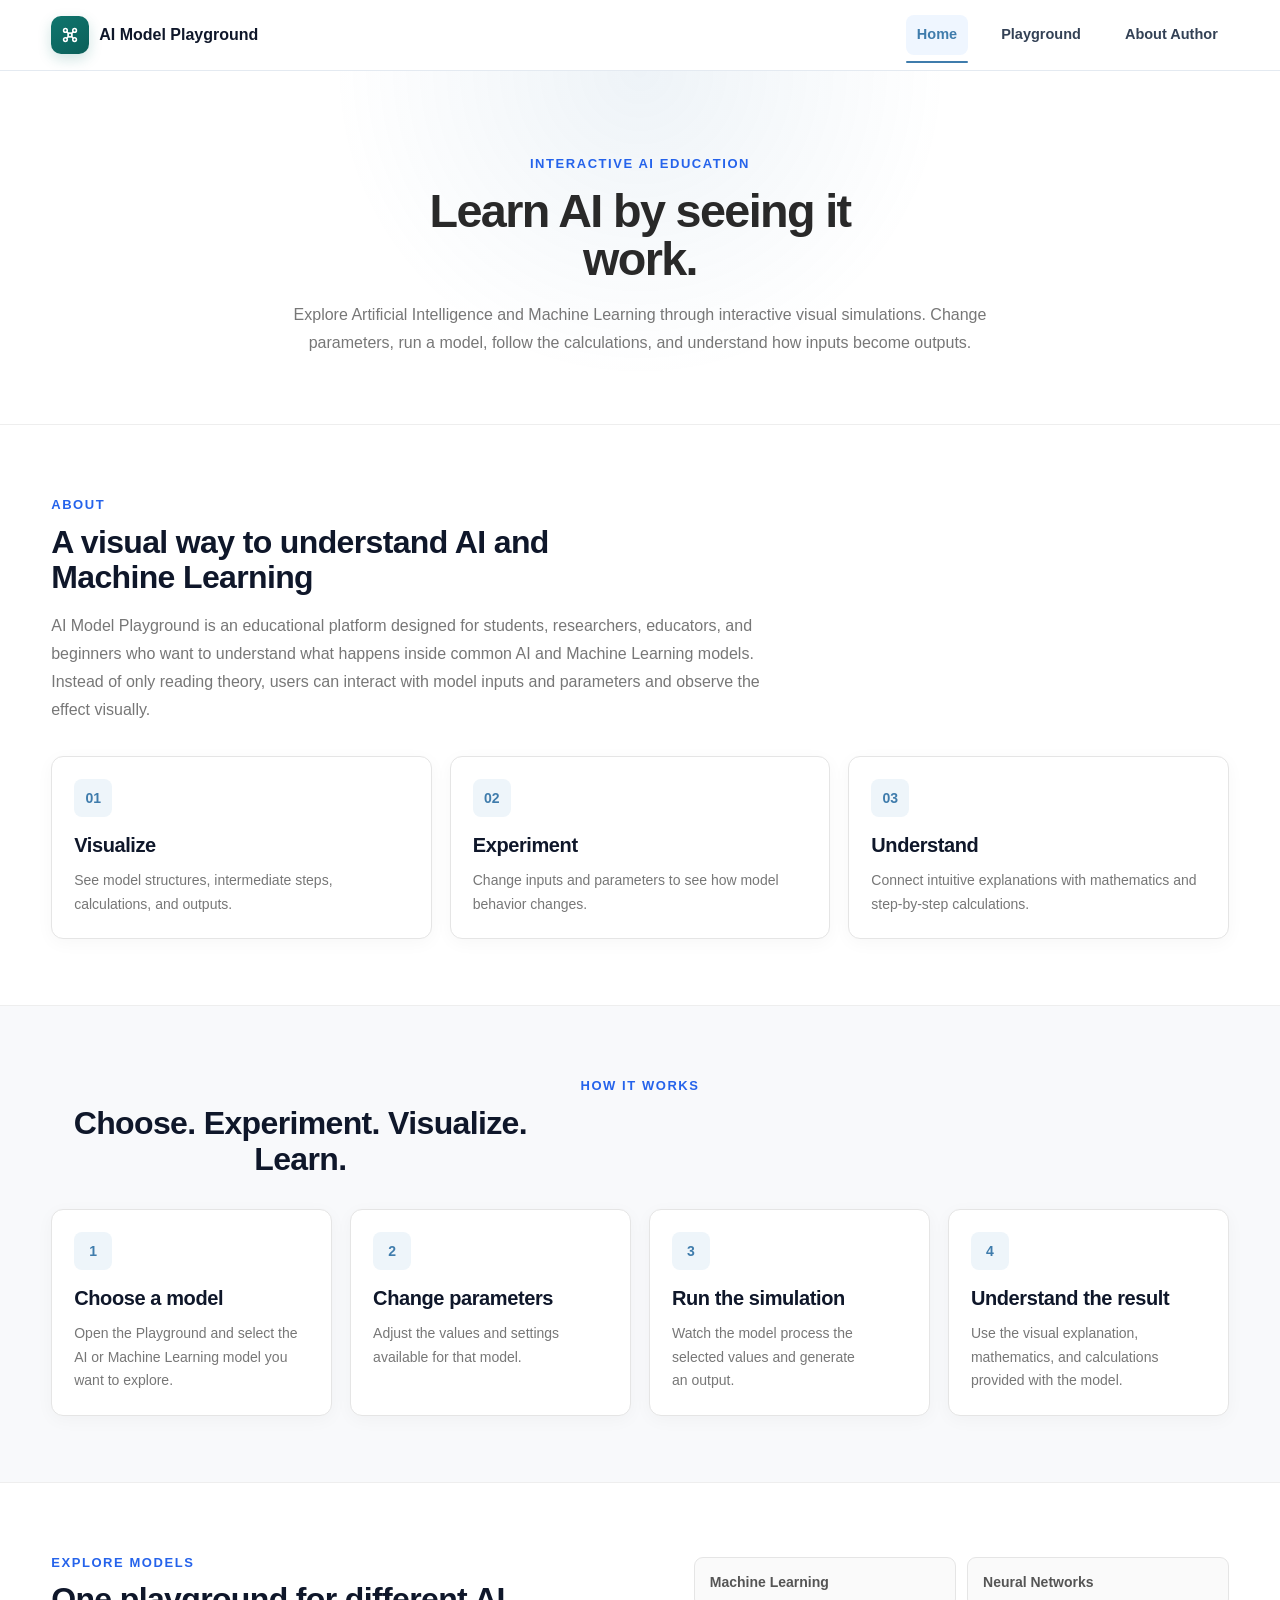
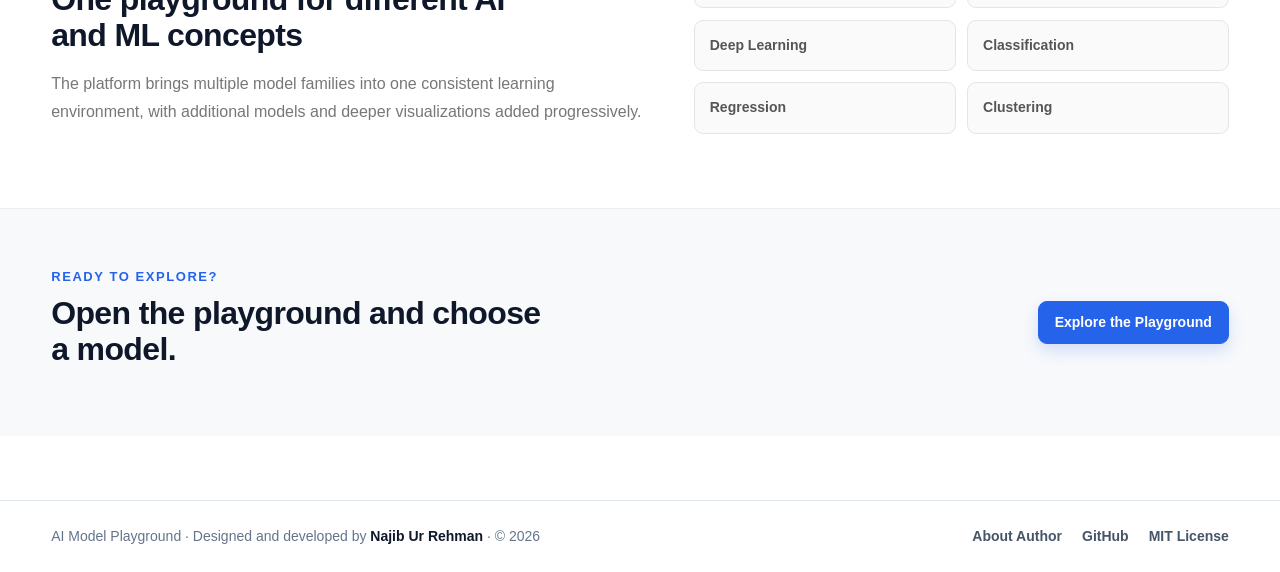
<file: index.html>
<!DOCTYPE html>
<html lang="en">
<head>
  <meta charset="UTF-8">
  <meta name="viewport" content="width=device-width, initial-scale=1">
  <meta name="description" content="AI Model Playground — interactive visual simulations for learning artificial intelligence and machine learning.">
  <title>AI Model Playground</title>
  <link rel="stylesheet" href="style.css">
  <link rel="stylesheet" href="page-split.css">
</head>

<body class="home-page">

<header class="site-header">
  <div class="wrap header">
    <a href="index.html" class="brand" aria-label="AI Model Playground home">
      <span class="brand-icon brand-icon-svg" aria-hidden="true">
        <svg viewBox="0 0 24 24" role="img">
          <circle cx="7" cy="7" r="2"></circle>
          <circle cx="17" cy="7" r="2"></circle>
          <circle cx="7" cy="17" r="2"></circle>
          <circle cx="17" cy="17" r="2"></circle>
          <circle cx="12" cy="12" r="2.2"></circle>
          <path d="M8.7 8.7 10.5 10.5M15.3 8.7 13.5 10.5M8.7 15.3 10.5 13.5M15.3 15.3 13.5 13.5"></path>
        </svg>
      </span>
      <span>AI Model Playground</span>
    </a>

    <nav class="main-nav" aria-label="Main navigation">

      <a
        href="index.html"
        class="active"
        aria-current="page">
        Home
      </a>

      <a href="playground.html">
        Playground
      </a>

      <a href="about.html">
        About Author
      </a>

    </nav>
  </div>
</header>

<main>

  <section class="home-hero">
    <div class="wrap home-hero-inner">
      <span class="label">Interactive AI Education</span>
      <h1>Learn AI by seeing it work.</h1>
      <p>
        Explore Artificial Intelligence and Machine Learning through interactive visual simulations.
        Change parameters, run a model, follow the calculations, and understand how inputs become outputs.
      </p>
  </section>

  <section class="home-section" id="about">
    <div class="wrap home-narrow">
      <span class="label">About</span>
      <h2>A visual way to understand AI and Machine Learning</h2>
      <p>
        AI Model Playground is an educational platform designed for students, researchers,
        educators, and beginners who want to understand what happens inside common AI and
        Machine Learning models. Instead of only reading theory, users can interact with model
        inputs and parameters and observe the effect visually.
      </p>
    </div>

    <div class="wrap home-feature-grid">
      <article class="home-feature-card">
        <span class="home-feature-icon" aria-hidden="true">01</span>
        <h3>Visualize</h3>
        <p>See model structures, intermediate steps, calculations, and outputs.</p>
      </article>

      <article class="home-feature-card">
        <span class="home-feature-icon" aria-hidden="true">02</span>
        <h3>Experiment</h3>
        <p>Change inputs and parameters to see how model behavior changes.</p>
      </article>

      <article class="home-feature-card">
        <span class="home-feature-icon" aria-hidden="true">03</span>
        <h3>Understand</h3>
        <p>Connect intuitive explanations with mathematics and step-by-step calculations.</p>
      </article>
    </div>
  </section>

  <section class="home-section home-soft-section">
    <div class="wrap home-narrow home-center">
      <span class="label">How It Works</span>
      <h2>Choose. Experiment. Visualize. Learn.</h2>
    </div>

    <div class="wrap home-process-grid">
      <article>
        <strong>1</strong>
        <h3>Choose a model</h3>
        <p>Open the Playground and select the AI or Machine Learning model you want to explore.</p>
      </article>

      <article>
        <strong>2</strong>
        <h3>Change parameters</h3>
        <p>Adjust the values and settings available for that model.</p>
      </article>

      <article>
        <strong>3</strong>
        <h3>Run the simulation</h3>
        <p>Watch the model process the selected values and generate an output.</p>
      </article>

      <article>
        <strong>4</strong>
        <h3>Understand the result</h3>
        <p>Use the visual explanation, mathematics, and calculations provided with the model.</p>
      </article>
    </div>
  </section>

  <section class="home-section">
    <div class="wrap home-model-overview">
      <div>
        <span class="label">Explore Models</span>
        <h2>One playground for different AI and ML concepts</h2>
        <p>
          The platform brings multiple model families into one consistent learning environment,
          with additional models and deeper visualizations added progressively.
        </p>
      </div>

      <div class="home-category-list">
        <span>Machine Learning</span>
        <span>Neural Networks</span>
        <span>Deep Learning</span>
        <span>Classification</span>
        <span>Regression</span>
        <span>Clustering</span>
      </div>
    </div>
  </section>

   <section class="home-cta">
    <div class="wrap home-cta-inner">
      <div>
        <span class="label">Ready to Explore?</span>
        <h2>Open the playground and choose a model.</h2>
      </div>
      <a href="playground.html" class="btn primary">Explore the Playground</a>
    </div>
  </section>

</main>

<!-- =====================================================
     FOOTER
===================================================== -->

<footer class="site-footer">

  <div class="wrap footer-content">

    <p>
      AI Model Playground · Designed and developed by
      <strong>Najib Ur Rehman</strong>
      · © 2026
    </p>

    <div class="footer-links">

      <a href="about.html">
        About Author
      </a>

      <a
        href="https://github.com/rehmannajib/ai-model-playground"
        target="_blank"
        rel="noopener noreferrer">
        GitHub
      </a>

      <a
        href="https://github.com/rehmannajib/ai-model-playground/blob/main/LICENSE"
        target="_blank"
        rel="noopener noreferrer">
        MIT License
      </a>

    </div>

  </div>

</footer>

</body>
</html>
</file>
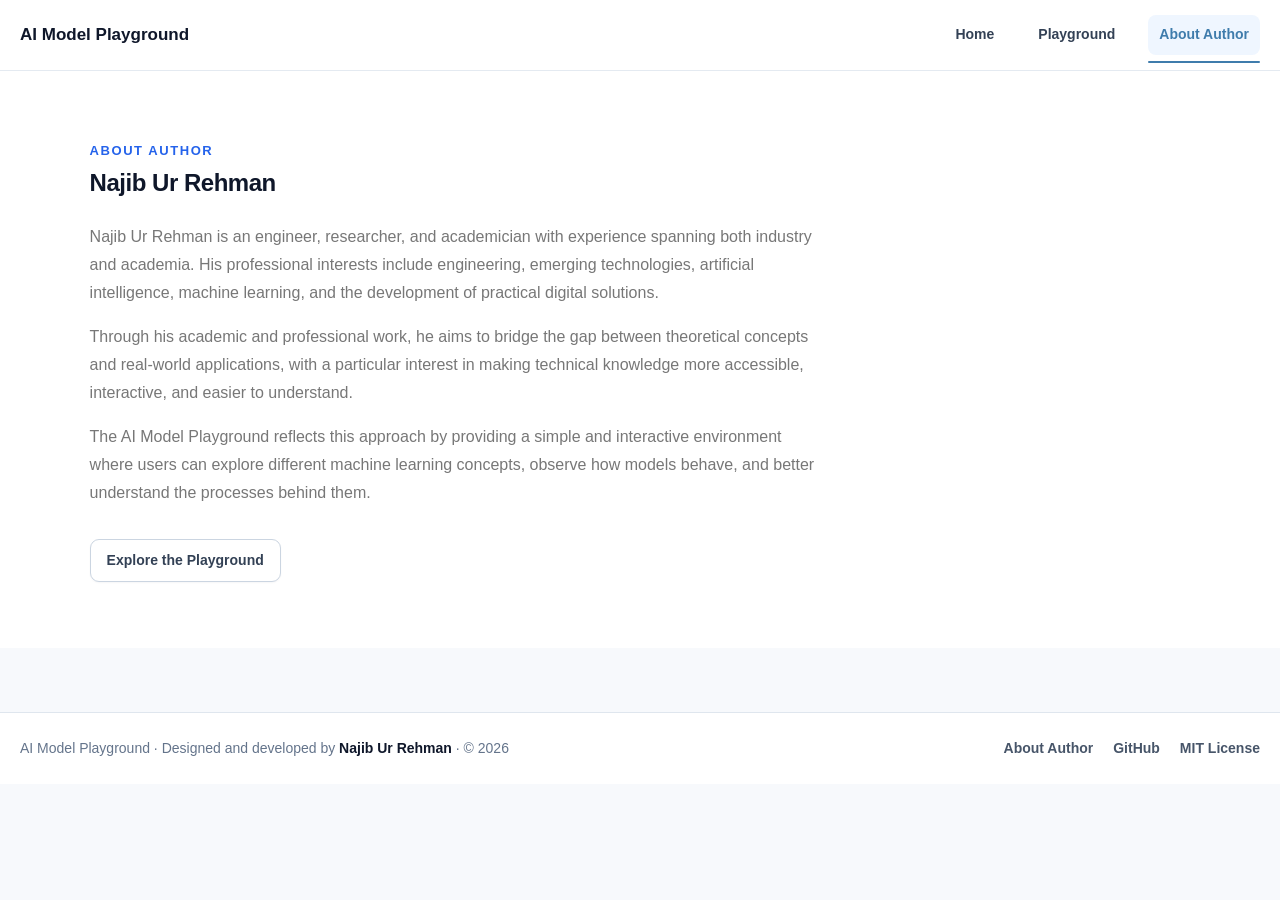
<file: about.html>
<!DOCTYPE html>
<html lang="en">

<head>

  <meta charset="UTF-8">

  <meta
    name="viewport"
    content="width=device-width, initial-scale=1.0">

  <meta
    name="description"
    content="About the author of the AI Model Playground.">

  <title>
    About Author | AI Model Playground
  </title>

  <link
    rel="stylesheet"
    href="style.css">

  <link
    rel="stylesheet"
    href="page-split.css">

</head>


<body>


<!-- =====================================================
     HEADER
===================================================== -->

<header class="site-header">

  <div class="wrap header">

    <a
      class="brand"
      href="index.html"
      aria-label="AI Model Playground home">

      <span>
        AI Model Playground
      </span>

    </a>


    <nav
      class="main-nav"
      aria-label="Main navigation">

      <a href="index.html">
        Home
      </a>

      <a href="playground.html">
        Playground
      </a>

      <a
        href="about.html"
        class="active"
        aria-current="page">
        About Author
      </a>

    </nav>

  </div>

</header>


<!-- =====================================================
     ABOUT AUTHOR
===================================================== -->

<main>

  <section class="home-section">

    <div class="wrap home-narrow">

      <span class="label">
        ABOUT AUTHOR
      </span>


      <h1>
        Najib Ur Rehman
      </h1>


      <p>
        Najib Ur Rehman is an engineer, researcher, and academician
        with experience spanning both industry and academia. His
        professional interests include engineering, emerging
        technologies, artificial intelligence, machine learning,
        and the development of practical digital solutions.
      </p>


      <p>
        Through his academic and professional work, he aims to
        bridge the gap between theoretical concepts and real-world
        applications, with a particular interest in making
        technical knowledge more accessible, interactive, and
        easier to understand.
      </p>


      <p>
        The AI Model Playground reflects this approach by providing
        a simple and interactive environment where users can explore
        different machine learning concepts, observe how models
        behave, and better understand the processes behind them.
      </p>


      <div style="margin-top: 32px;">

        <a
          href="playground.html"
          class="btn btn-primary">
          Explore the Playground
        </a>

      </div>

    </div>

  </section>

</main>

<footer class="site-footer">

  <div class="wrap footer-content">

    <p>
      AI Model Playground · Designed and developed by
      <strong>Najib Ur Rehman</strong>
      · © 2026
    </p>

    <div class="footer-links">

      <a href="about.html">
        About Author
      </a>

      <a
        href="https://github.com/rehmannajib/ai-model-playground"
        target="_blank"
        rel="noopener noreferrer">
        GitHub
      </a>

      <a
        href="https://github.com/rehmannajib/ai-model-playground/blob/main/LICENSE"
        target="_blank"
        rel="noopener noreferrer">
        MIT License
      </a>

    </div>

  </div>

</footer>

</body>

</html>
</file>
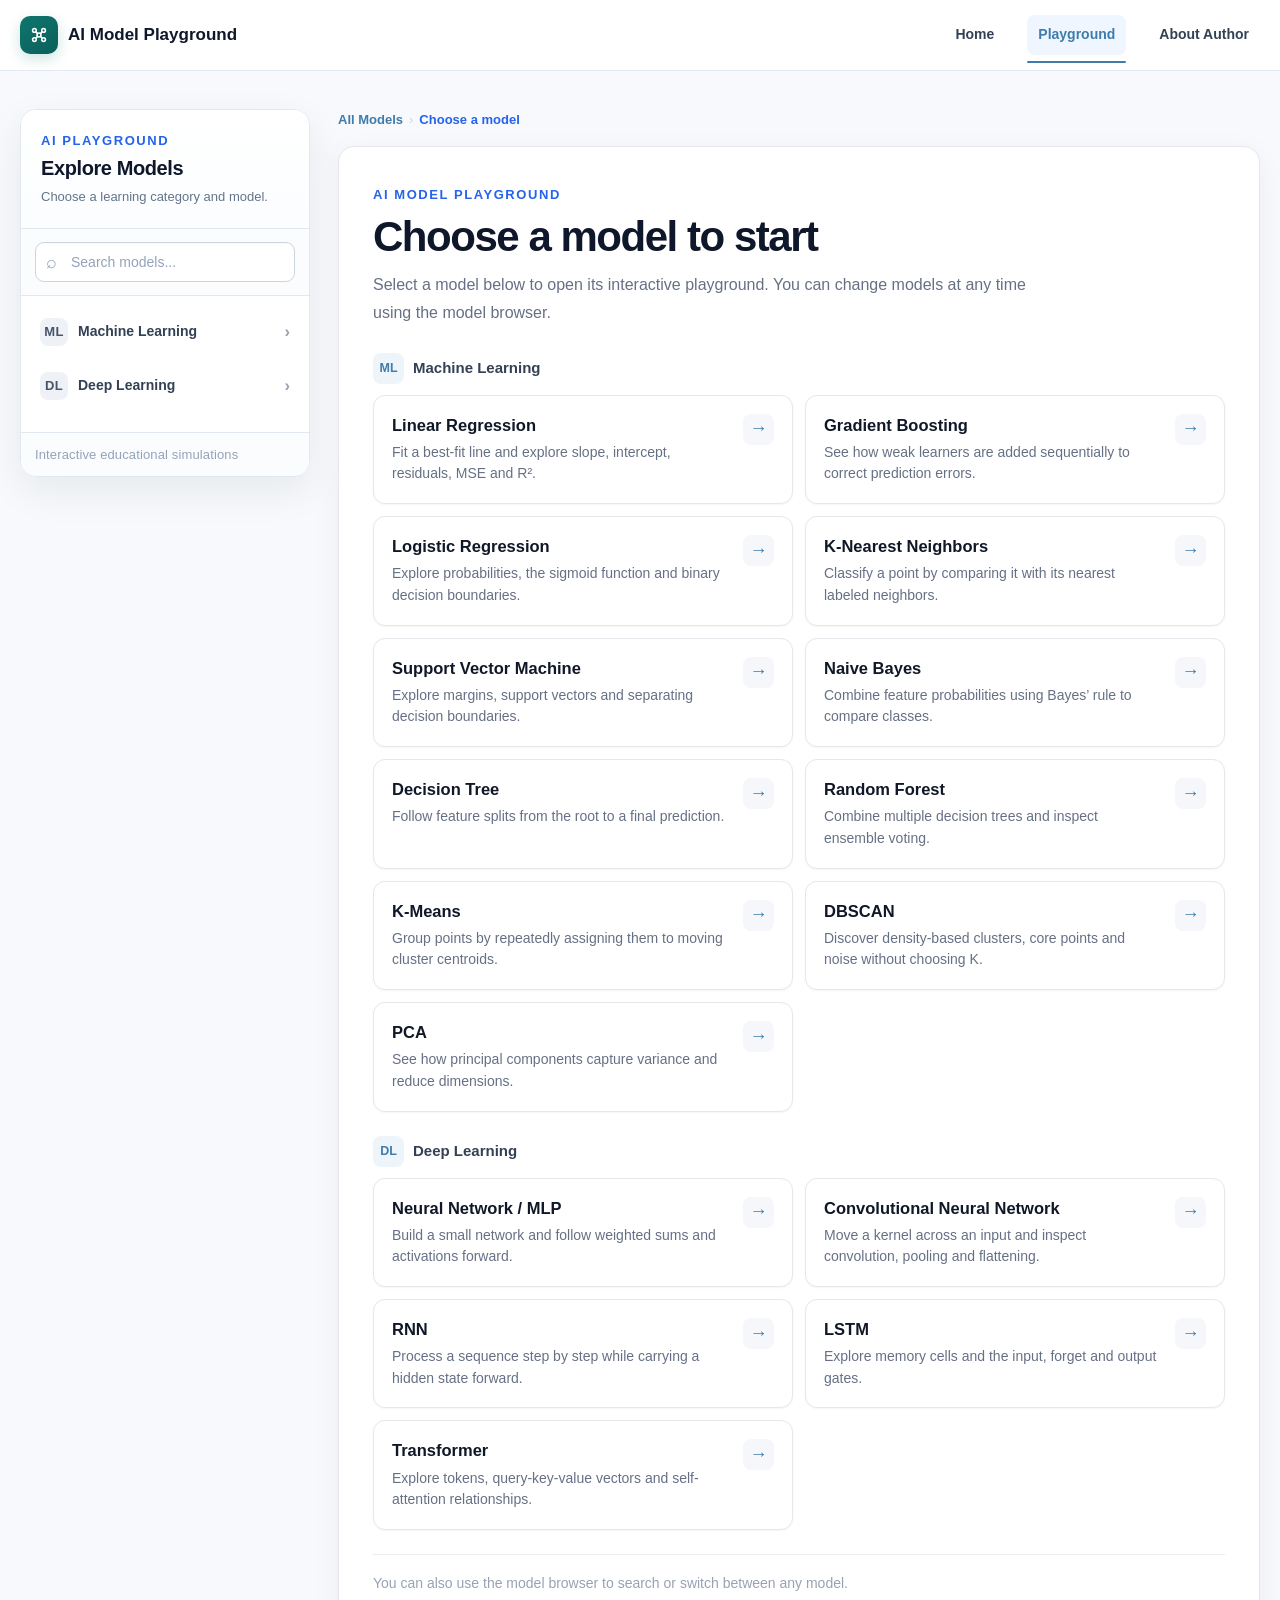
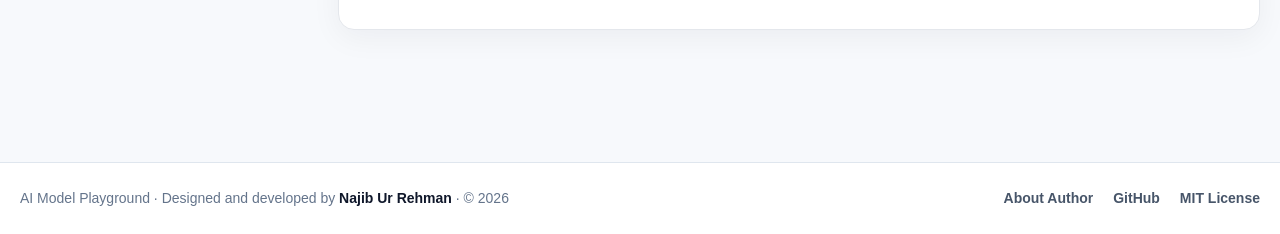
<file: playground.html>
<!DOCTYPE html>
<html lang="en">

<head>
<meta charset="UTF-8">
<meta name="viewport" content="width=device-width,initial-scale=1">
<meta name="description" content="Interactive educational AI and Machine Learning Playground">
<title>AI Model Playground</title>
<link rel="stylesheet" href="style.css">
<link rel="stylesheet" href="page-split.css">
</head>

<body class="playground-page">

<!-- =====================================================
     HEADER
===================================================== -->

<header class="site-header">

<div class="wrap header">

<a href="index.html" class="brand" aria-label="AI Model Playground home">
<span class="brand-icon">AI</span>
AI Model Playground
</a>

<nav class="main-nav" aria-label="Main navigation">
<a href="index.html">Home</a>
<a href="playground.html" class="active" aria-current="page">Playground</a>
<a href="about.html">About Author</a>
</nav>

</div>

</header>


<main>


<!-- =====================================================
     PLAYGROUND
===================================================== -->

<section class="section playground-bg" id="playground">

<div class="wrap">

<!-- JavaScript builds the sidebar here -->
<div id="model-navigation"></div>


<!-- =====================================================
     01. NEURAL NETWORK
===================================================== -->

<div id="neural-playground">

<div class="heading">
<span class="label">Neural Network Playground</span>
<h2>Build your own network</h2>
<p>
Configure the architecture and explore how values travel
from input to output.
</p>
</div>


<section class="card architecture">

<div class="arch-top">

<div>
<span class="label">Architecture</span>
<h3>Configure network</h3>
</div>

<div class="mode-switch">

<button id="simple-mode" class="mode active" type="button">
Simple
</button>

<button id="advanced-mode" class="mode" type="button">
Advanced
</button>

</div>

</div>


<div class="arch-controls">

<label>
Inputs

<select id="architecture-inputs">
<option>1</option>
<option>2</option>
<option selected>3</option>
<option>4</option>
<option>5</option>
<option>6</option>
<option>7</option>
<option>8</option>
</select>

</label>


<label>
Hidden layers

<select id="architecture-hidden-layers">
<option selected>1</option>
<option>2</option>
<option>3</option>
<option>4</option>
</select>

</label>


<div id="hidden-layer-settings" class="hidden-settings"></div>


<label>
Outputs
<span class="fixed">1</span>
</label>

</div>


<div class="actions">

<button id="apply-architecture" class="btn primary" type="button">
Apply Architecture
</button>

<button id="restore-default" class="btn" type="button">
Restore Default
</button>

</div>

</section>


<div class="toolbar card">

<div>
<small>Current architecture</small>
<strong id="architecture-description"></strong>
</div>

<div class="actions">

<button id="reset-network" class="btn" type="button">
Reset Values
</button>

<button id="run-network" class="btn primary" type="button">
Run Forward Pass
</button>

</div>

</div>


<div id="live-step" class="live-step">
Ready. Change the values and run the network.
</div>


<div class="workspace">


<section class="card panel">

<h3>
<span class="step">1</span>
Inputs
</h3>

<p class="muted">
Use the slider or type a value.
</p>

<div id="dynamic-input-controls"></div>


<label class="field">
Activation

<select id="activation-function">
<option value="relu">ReLU</option>
<option value="sigmoid">Sigmoid</option>
<option value="tanh">Tanh</option>
</select>

</label>


<div class="field">

<div class="control-head">

<label for="output-bias">
Output bias
</label>

<output id="output-bias-display">
0.10
</output>

</div>


<div class="value-row">

<input
id="output-bias"
type="range"
min="-1"
max="1"
step=".05"
value=".10">

<input
id="output-bias-number"
class="number-input"
type="number"
min="-1"
max="1"
step=".05"
value=".10">

</div>

<div class="limits">
<span>Min −1</span>
<span>Max 1</span>
</div>

</div>

</section>


<section class="card panel model-panel">

<h3>
<span class="step">2</span>
Model
</h3>

<p class="muted">
Hover a connection to see its weight.
In Advanced mode, click it to edit.
</p>

<div class="network-scroll">

<svg
id="network-svg"
class="network-svg"
role="img"
aria-label="Neural network">
</svg>

</div>

<div class="legend">

<span>
<i class="legend-line"></i>
Positive weight
</span>

<span>
<i class="legend-line negative"></i>
Negative weight
</span>

<span>
Thicker = stronger
</span>

</div>

</section>


<section class="card panel">

<h3>
<span class="step">3</span>
Output
</h3>

<div class="prediction">

<small>Prediction</small>

<strong id="prediction-value">—</strong>

<span id="prediction-description">
Run the network to calculate an output.
</span>

</div>


<div class="results">

<p>
<span>Hidden layers</span>
<strong id="result-hidden-layers">—</strong>
</p>

<p>
<span>Total neurons</span>
<strong id="result-total-neurons">—</strong>
</p>

<p>
<span>Total connections</span>
<strong id="result-total-connections">—</strong>
</p>

<p>
<span>Weighted output</span>
<strong id="result-weighted-output">—</strong>
</p>

<p>
<span>Final activation</span>
<strong id="result-final-output">—</strong>
</p>

</div>

</section>

</div>


<section id="parameter-editor" class="card editor" hidden>

<div>

<span class="label">
Advanced Mode
</span>

<h3 id="editor-title">
Edit parameter
</h3>

<p id="editor-description" class="muted"></p>

</div>


<div>

<div class="control-head">

<label for="parameter-slider">
Value
</label>

<output id="parameter-display">
0.00
</output>

</div>

<div class="value-row">

<input
id="parameter-slider"
type="range"
min="-1"
max="1"
step=".05">

<input
id="parameter-number"
class="number-input"
type="number"
min="-1"
max="1"
step=".05">

</div>

</div>


<button id="close-editor" class="btn" type="button">
Close
</button>

</section>

</div>


<!-- =====================================================
     02. CNN
===================================================== -->

<div id="cnn-playground" hidden>

<div class="heading">

<span class="label">
CNN Playground
</span>

<h2>
Explore convolution visually
</h2>

<p>
Edit image pixels and filters, then explore convolution,
feature maps, pooling and flattening.
</p>

</div>


<div class="cnn-toolbar card">

<div>
<small>CNN PIPELINE</small>
<strong>
Input → Convolution → Feature Map → Pooling → Flatten
</strong>
</div>

<div class="actions">

<button id="cnn-reset" class="btn" type="button">
Reset
</button>

<button id="cnn-run" class="btn primary" type="button">
Run CNN
</button>

</div>

</div>


<div id="cnn-live-step" class="live-step">
Ready. Change the image or kernel and run the CNN.
</div>


<section class="card cnn-controls">

<div class="cnn-settings">

<label>
Convolution Stride
<select id="cnn-stride">
<option value="1" selected>1</option>
<option value="2">2</option>
</select>
</label>

<label>
Padding
<select id="cnn-padding">
<option value="0" selected>0</option>
<option value="1">1</option>
</select>
</label>

<label>
Pooling
<select id="cnn-pooling">
<option value="none">No Pooling</option>
<option value="max" selected>Max Pooling</option>
<option value="average">Average Pooling</option>
</select>
</label>

<label>
Pooling Size
<select id="cnn-pool-size">
<option value="2" selected>2 × 2</option>
<option value="3">3 × 3</option>
</select>
</label>

<label>
Pooling Stride
<select id="cnn-pool-stride">
<option value="1">1</option>
<option value="2" selected>2</option>
<option value="3">3</option>
</select>
</label>

<label>
Preset Filter
<select id="cnn-kernel-preset">
<option value="edge" selected>Vertical Edge</option>
<option value="horizontal">Horizontal Edge</option>
<option value="sharpen">Sharpen</option>
<option value="blur">Blur</option>
<option value="custom">Custom</option>
</select>
</label>

</div>

</section>


<section class="card cnn-dimension-card">

<span class="label">
Dimensions
</span>

<h3>
How the selected parameters change the CNN
</h3>

<div class="dimension-grid">

<div>
<span>Input</span>
<strong>5 × 5</strong>
</div>

<div>
<span>Kernel</span>
<strong>3 × 3</strong>
</div>

<div>
<span>Feature Map</span>
<strong id="cnn-dimension-feature">3 × 3</strong>
</div>

<div>
<span>Pooling</span>
<strong id="cnn-dimension-pooling">1 × 1</strong>
</div>

</div>

<code id="cnn-dimension-equation">
floor((5 + 2(0) - 3) / 1) + 1 = 3
</code>

<div
id="cnn-config-warning"
class="cnn-warning"
hidden>
</div>

</section>


<section class="card cnn-step-controller">

<span class="label">
Convolution Explorer
</span>

<h3>
Move through convolution manually
</h3>

<p class="muted">
Inspect each kernel position or automatically play
the complete convolution.
</p>

<div class="cnn-step-buttons">

<button id="cnn-prev-step" class="btn" type="button">
← Previous
</button>

<button id="cnn-next-step" class="btn primary" type="button">
Next →
</button>

<button id="cnn-auto-play" class="btn primary" type="button">
▶ Auto Play
</button>

<button id="cnn-reset-steps" class="btn" type="button">
Reset Steps
</button>

</div>


<div class="cnn-progress">

<div class="cnn-progress-bar">
<div id="cnn-progress-fill"></div>
</div>

<strong id="cnn-step-count">
Step 0 / 0
</strong>

</div>

</section>


<section class="card cnn-current-calculation">

<span class="label">
Current Calculation
</span>

<h3 id="cnn-current-title">
No convolution step selected
</h3>

<code id="cnn-current-equation">
Use Next or Auto Play to begin.
</code>

<strong id="cnn-current-result"></strong>

</section>


<div class="cnn-workspace">

<section class="card cnn-panel">

<div class="cnn-panel-heading">

<span class="step">1</span>

<div>
<h3>Input Image</h3>
<p>Edit each pixel directly.</p>
</div>

</div>

<div id="cnn-input-grid" class="matrix-grid matrix-5"></div>

<p class="matrix-limit">
Allowed pixel values: 0 to 9
</p>

</section>


<section class="card cnn-panel">

<div class="cnn-panel-heading">

<span class="step">2</span>

<div>
<h3>Kernel / Filter</h3>
<p>The filter moves over the input image.</p>
</div>

</div>

<div id="cnn-kernel-grid" class="matrix-grid matrix-3"></div>

<p class="matrix-limit">
Allowed kernel values: −3 to 3
</p>

</section>


<section class="card cnn-panel">

<div class="cnn-panel-heading">

<span class="step">3</span>

<div>
<h3>Feature Map</h3>
<p>Convolution generates these values.</p>
</div>

</div>

<div id="cnn-feature-map" class="cnn-result-grid"></div>

<div class="cnn-stat">
<span>Feature map size</span>
<strong id="cnn-feature-size">—</strong>
</div>

</section>


<section class="card cnn-panel">

<div class="cnn-panel-heading">

<span class="step">4</span>

<div>
<h3>Pooling</h3>
<p id="cnn-pooling-description">
Max Pooling reduces the feature map.
</p>
</div>

</div>

<div id="cnn-pool-map" class="cnn-result-grid"></div>

<div class="cnn-stat">
<span>Result size</span>
<strong id="cnn-pool-size-result">—</strong>
</div>

</section>

</div>


<section class="card cnn-flatten-panel">

<div class="cnn-panel-heading">

<span class="step">5</span>

<div>
<h3>Flattened Output</h3>
<p>The final matrix becomes a one-dimensional vector.</p>
</div>

</div>

<div id="cnn-flatten-output" class="flatten-vector">

<span>
Run the CNN to generate the vector.
</span>

</div>

</section>


<section class="card cnn-calculation-panel">

<div class="cnn-panel-heading">

<span class="step">6</span>

<div>
<h3>All Convolution Calculations</h3>
<p>Every feature-map calculation appears here.</p>
</div>

</div>

<div
id="cnn-calculation-output"
class="cnn-calculation-output">

<p>
Run or step through the CNN to see calculations.
</p>

</div>

</section>

</div>


<!-- =====================================================
     03. DECISION TREE
===================================================== -->

<div id="tree-playground" hidden>

<div class="heading">

<span class="label">
Decision Tree Playground
</span>

<h2>
Build and compare decision-tree splits
</h2>

<p>
Choose how many features you want to explore,
create a manual split, or let the playground
search for the best split automatically.
</p>

</div>


<div class="tree-toolbar card">

<div>
<small>DECISION TREE</small>
<strong>
Dataset → Features → Threshold → Split → Prediction
</strong>
</div>

<div class="actions">

<button id="tree-reset" class="btn" type="button">
Reset
</button>

<button id="tree-run" class="btn primary" type="button">
Build Manual Split
</button>

<button id="tree-best-split" class="btn primary" type="button">
Find Best Split
</button>

</div>

</div>


<div id="tree-live-step" class="live-step">
Ready. Configure the dataset or search for the best split.
</div>


<section class="card tree-controls">

<div class="tree-settings tree-settings-four">

<label>
Number of Features
<select id="tree-feature-count">
<option value="2" selected>2 Features</option>
<option value="3">3 Features</option>
<option value="4">4 Features</option>
</select>
</label>

<label>
Split Feature
<select id="tree-feature">
<option value="age" selected>Age</option>
<option value="income">Income</option>
</select>
</label>

<label>
Threshold
<input
id="tree-threshold"
class="number-input"
type="number"
value="30">
</label>

<label>
Split Criterion
<select id="tree-criterion">
<option value="gini" selected>Gini Impurity</option>
<option value="entropy">Entropy</option>
</select>
</label>

</div>


<div class="tree-control-actions">

<button
id="tree-add-sample"
class="btn primary"
type="button">
+ Add Sample
</button>

<button
id="tree-remove-sample"
class="btn"
type="button">
− Remove Last Sample
</button>

<span
id="tree-sample-count"
class="tree-sample-count">
6 / 15 samples
</span>

</div>

</section>


<section class="card tree-feature-card">

<span class="label">
Active Features
</span>

<h3>
Features currently available to the tree
</h3>

<div
id="tree-active-features"
class="tree-feature-chips">
</div>

</section>


<section class="card tree-summary-card">

<div class="tree-summary-grid">

<div>
<span>Total Samples</span>
<strong id="tree-total-samples">6</strong>
</div>

<div>
<span>Class A</span>
<strong id="tree-class-a-count">3</strong>
</div>

<div>
<span>Class B</span>
<strong id="tree-class-b-count">3</strong>
</div>

<div>
<span>Active Features</span>
<strong id="tree-active-feature-count">2</strong>
</div>

<div>
<span>Selected Feature</span>
<strong id="tree-selected-feature">Age</strong>
</div>

</div>

</section>


<section
id="tree-best-result-card"
class="card tree-best-result"
hidden>

<span class="label">
Best Split Search
</span>

<h3>
Best split found
</h3>

<div class="tree-best-grid">

<div>
<span>Feature</span>
<strong id="tree-best-feature">—</strong>
</div>

<div>
<span>Threshold</span>
<strong id="tree-best-threshold">—</strong>
</div>

<div>
<span>Information Gain</span>
<strong id="tree-best-gain">—</strong>
</div>

<div>
<span>Splits Tested</span>
<strong id="tree-splits-tested">—</strong>
</div>

</div>

</section>


<div class="tree-workspace">


<section class="card tree-panel tree-dataset-panel">

<div class="tree-panel-heading">

<span class="step">1</span>

<div>
<h3>Editable Dataset</h3>
<p>The table changes when you select 2, 3 or 4 features.</p>
</div>

</div>

<div class="tree-table-wrap">

<table class="tree-table">

<thead id="tree-data-head"></thead>
<tbody id="tree-data-body"></tbody>

</table>

</div>

</section>


<section class="card tree-panel">

<div class="tree-panel-heading">

<span class="step">2</span>

<div>
<h3>Tree Visualization</h3>
<p>Samples are routed according to the selected condition.</p>
</div>

</div>

<div id="tree-visualization" class="tree-visualization">

<p class="muted">
Build the tree to see the split.
</p>

</div>

</section>


<section class="card tree-panel">

<div class="tree-panel-heading">

<span class="step">3</span>

<div>
<h3>Split Quality</h3>
<p>Compare impurity before and after the split.</p>
</div>

</div>

<div class="tree-stats">

<div>
<span>Parent impurity</span>
<strong id="tree-parent-impurity">—</strong>
</div>

<div>
<span>Left impurity</span>
<strong id="tree-left-impurity">—</strong>
</div>

<div>
<span>Right impurity</span>
<strong id="tree-right-impurity">—</strong>
</div>

<div>
<span>Weighted impurity</span>
<strong id="tree-weighted-impurity">—</strong>
</div>

<div>
<span>Information gain</span>
<strong id="tree-information-gain">—</strong>
</div>

</div>

</section>

</div>


<section
id="tree-comparison-panel"
class="card tree-comparison-panel"
hidden>

<div class="tree-panel-heading">

<span class="step">4</span>

<div>
<h3>Candidate Split Comparison</h3>
<p>See the strongest candidate thresholds considered.</p>
</div>

</div>

<div class="tree-table-wrap">

<table class="tree-table">

<thead>
<tr>
<th>Rank</th>
<th>Feature</th>
<th>Threshold</th>
<th>Left</th>
<th>Right</th>
<th>Weighted Impurity</th>
<th>Information Gain</th>
</tr>
</thead>

<tbody id="tree-comparison-body"></tbody>

</table>

</div>

</section>


<section class="card tree-split-table-panel">

<div class="tree-panel-heading">

<span class="step">5</span>

<div>
<h3>Where did each sample go?</h3>
<p>See how every sample was routed by the selected split.</p>
</div>

</div>

<div class="tree-table-wrap">

<table class="tree-table">

<thead>
<tr>
<th>ID</th>
<th>Selected Value</th>
<th>Condition</th>
<th>Branch</th>
<th>Class</th>
</tr>
</thead>

<tbody id="tree-routing-body"></tbody>

</table>

</div>

</section>


<section class="card tree-calculation-panel">

<span class="label">
Calculation
</span>

<h3>
How was the split evaluated?
</h3>

<div id="tree-calculation-output">
<p>Build the tree to see the calculations.</p>
</div>

</section>

</div>


<!-- =====================================================
     04. KNN
===================================================== -->

<div id="knn-playground" hidden>

<div class="heading">

<span class="label">K-Nearest Neighbors Playground</span>

<h2>Classify something familiar by finding its nearest neighbors</h2>

<p>
Choose an example, create an unknown sample, then watch KNN measure
similarity, select the nearest examples and vote for the final class.
The values stay numerical, but every feature now has a real-world meaning.
</p>

</div>


<section class="card knn-example-card">

<div class="knn-example-heading">
<div>
<span class="label">CHOOSE AN EXAMPLE</span>
<h3>What would you like KNN to classify?</h3>
<p>Switching the example changes the feature names, training data and class labels while the KNN algorithm stays the same.</p>
</div>
</div>

<div class="knn-example-options" role="group" aria-label="KNN example dataset">

<button class="knn-example-option is-active" type="button" data-knn-dataset="human">
<span class="knn-example-icon">👤👽</span>
<strong>Human vs Alien</strong>
<small>Height, weight, head size and eye size</small>
</button>

<button class="knn-example-option" type="button" data-knn-dataset="fruit">
<span class="knn-example-icon">🍎🍊</span>
<strong>Fruits</strong>
<small>Weight, sweetness, firmness and roundness</small>
</button>

<button class="knn-example-option" type="button" data-knn-dataset="shape">
<span class="knn-example-icon">●■</span>
<strong>Shapes</strong>
<small>Size, roundness, width and height</small>
</button>

</div>

<div class="knn-example-description">
<strong id="knn-dataset-title">Human vs Alien</strong>
<span id="knn-dataset-description">Use physical measurements to decide whether an unknown sample is more similar to the Humans or the Aliens in the training data.</span>
</div>

</section>


<section class="card knn-controls">

<div class="knn-settings">

<label>
Features Used by KNN
<select id="knn-feature-count">
<option value="2" selected>2 Features</option>
<option value="3">3 Features</option>
<option value="4">4 Features</option>
</select>
</label>

<label>
Number of Neighbors (K)
<select id="knn-k">
<option value="1">1</option>
<option value="2">2</option>
<option value="3" selected>3</option>
<option value="4">4</option>
<option value="5">5</option>
<option value="6">6</option>
<option value="7">7</option>
<option value="8">8</option>
<option value="9">9</option>
<option value="10">10</option>
</select>
</label>

<label>
Distance Metric
<select id="knn-distance">
<option value="euclidean" selected>Euclidean Distance</option>
<option value="manhattan">Manhattan Distance</option>
</select>
</label>

</div>

<p class="knn-normalization-note">
<strong>Fair comparison:</strong> KNN automatically scales the active features to 0–1 before measuring distance, so a feature such as height does not dominate another feature only because it uses larger numbers.
</p>

<div class="knn-control-actions">

<button id="knn-randomize" class="btn primary" type="button">
↻ Generate New Data
</button>

<button id="knn-add-sample" class="btn" type="button">
+ Add Training Sample
</button>

<button id="knn-remove-sample" class="btn" type="button">
− Remove Last Sample
</button>

<span id="knn-sample-count" class="knn-sample-count">
10 / 20 training samples
</span>

</div>

</section>


<section class="card knn-feature-card">

<span class="label">Active Features</span>
<h3>Features currently used to calculate distance</h3>

<div id="knn-active-features" class="knn-feature-chips"></div>

</section>


<section class="card knn-summary-card">

<div class="knn-summary-grid">

<div><span>Training Samples</span><strong id="knn-total-samples">10</strong></div>
<div><span id="knn-class-a-label">Humans</span><strong id="knn-class-a-count">5</strong></div>
<div><span id="knn-class-b-label">Aliens</span><strong id="knn-class-b-count">5</strong></div>
<div><span>K</span><strong id="knn-current-k">3</strong></div>
<div><span>Active Features</span><strong id="knn-active-feature-count">2</strong></div>

</div>

</section>


<section class="card knn-query-card">

<div class="knn-query-heading">
<div>
<span class="label">UNKNOWN SAMPLE</span>
<h3 id="knn-query-title">Who is this — Human or Alien?</h3>
<p class="muted" id="knn-query-help">
Adjust the measurements below. You can also click the chart to change the two features currently shown on its axes.
</p>
</div>
<div class="knn-query-badge" id="knn-query-badge" aria-hidden="true">❓</div>
</div>

<div id="knn-query-inputs" class="knn-query-inputs"></div>

</section>


<div class="knn-workspace">

<section class="card knn-panel knn-dataset-panel">

<div class="knn-panel-heading">
<span class="step">1</span>
<div>
<h3>Training Dataset</h3>
<p>Edit the labelled examples KNN will compare against.</p>
</div>
</div>

<div class="knn-table-wrap">
<table class="knn-table">
<thead id="knn-data-head"></thead>
<tbody id="knn-data-body"></tbody>
</table>
</div>

</section>


<section class="card knn-panel">

<div class="knn-panel-heading knn-visual-heading">
<span class="step">2</span>
<div>
<h3>Live Neighbor Visualization</h3>
<p>KNN can use up to four features, while this chart shows two of them at a time.</p>
</div>
</div>

<div class="knn-axis-controls">
<label>
X Axis
<select id="knn-x-axis"></select>
</label>
<label>
Y Axis
<select id="knn-y-axis"></select>
</label>
</div>

<div id="knn-plot" class="knn-plot"></div>

<div class="knn-legend">
<span><i class="knn-dot class-a"></i><span id="knn-legend-a">👤 Human</span></span>
<span><i class="knn-dot class-b"></i><span id="knn-legend-b">👽 Alien</span></span>
<span><i class="knn-dot query"></i>Unknown sample</span>
<span><i class="knn-ring"></i>Selected neighbor</span>
</div>

<p class="knn-chart-hint">Tip: click anywhere inside the plot area to reposition the unknown sample on the two displayed features.</p>

</section>

</div>


<div class="knn-toolbar card">

<div>
<small>KNN PIPELINE</small>
<strong>
Unknown Sample → Measure Distances → Rank → Select K → Vote → Prediction
</strong>
</div>

<div class="actions knn-main-actions">

<button id="knn-run" class="btn primary" type="button">
Instant Predict
</button>

<button id="knn-reset" class="btn" type="button">
Reset Example
</button>

</div>

</div>


<section class="card knn-animation-card">

<div class="knn-animation-heading">

<div>
<span class="label">STEP-BY-STEP MODE</span>
<h3>Watch KNN think</h3>
<p>
Play automatically, pause at any point, or move through the algorithm one step at a time.
</p>
</div>

<div class="knn-animation-status">
<span id="knn-animation-stage">Ready</span>
<strong id="knn-animation-counter">0 / 0</strong>
</div>

</div>

<div class="knn-animation-controls">

<button id="knn-play" class="btn primary" type="button">
▶ Play Animation
</button>

<button id="knn-pause" class="btn" type="button" disabled>
Ⅱ Pause
</button>

<button id="knn-next" class="btn" type="button">
Next Step →
</button>

<label class="knn-speed-control">
<span>Animation Speed</span>
<input id="knn-speed" type="range" min="1" max="5" step="1" value="3">
<strong id="knn-speed-label">Normal</strong>
</label>

</div>

<div class="knn-progress-track" aria-hidden="true">
<div id="knn-progress" class="knn-progress-bar"></div>
</div>

<div id="knn-live-step" class="live-step knn-live-step">
Set up the unknown sample, then use Instant Predict or Play Animation to watch KNN classify it.
</div>

</section>


<section class="card knn-prediction-card">

<div class="knn-prediction-grid">

<div>
<span class="label">Prediction</span>
<h3>Nearest-neighbor vote</h3>
</div>

<div class="knn-prediction-result">
<span>Predicted Class</span>
<strong id="knn-prediction">—</strong>
</div>

<div><span id="knn-a-vote-label">Human Votes</span><strong id="knn-a-votes">—</strong></div>
<div><span id="knn-b-vote-label">Alien Votes</span><strong id="knn-b-votes">—</strong></div>
<div><span>Nearest Distance</span><strong id="knn-nearest-distance">—</strong></div>

</div>

</section>


<section class="card knn-neighbor-panel">

<div class="knn-panel-heading">
<span class="step">3</span>
<div>
<h3>Distance Ranking</h3>
<p>During animation, distances appear one by one before the samples are ranked.</p>
</div>
</div>

<div class="knn-table-wrap">
<table class="knn-table">
<thead>
<tr>
<th>Rank</th>
<th>ID</th>
<th>Class</th>
<th>Scaled Distance</th>
<th>Neighbor?</th>
</tr>
</thead>
<tbody id="knn-distance-body"></tbody>
</table>
</div>

</section>


<section class="card knn-calculation-panel">

<span class="label">Live Calculation</span>
<h3>How is KNN calculating similarity?</h3>
<p class="muted">The raw measurements are shown for understanding; the distance itself uses their 0–1 scaled values.</p>

<div id="knn-calculation-output">
<p>Run KNN or start the animation to see the distance calculations.</p>
</div>

</section>

</div>


<!-- =====================================================
     05. LINEAR REGRESSION
===================================================== -->

<div id="linear-regression-playground" hidden>

<div class="heading">

<span class="label">
Linear Regression Playground
</span>

<h2>
Discover the best-fit line
</h2>

<p>
Edit numerical samples and see how Linear Regression
finds the relationship between X and Y.
</p>

</div>


<div class="toolbar card">

<div>
<small>REGRESSION PIPELINE</small>
<strong>
Samples → Best-Fit Line → Prediction → Residual
</strong>
</div>

<div class="actions">

<button id="lr-reset" class="btn" type="button">
Reset
</button>

<button id="lr-run" class="btn primary" type="button">
Run Linear Regression
</button>

</div>

</div>


<div id="lr-live-step" class="live-step">
Ready. Edit the samples and run Linear Regression.
</div>


<section class="card model-control-card">

<div class="actions">

<button id="lr-add-sample" class="btn primary" type="button">
+ Add Sample
</button>

<button id="lr-remove-sample" class="btn" type="button">
− Remove Sample
</button>

<strong id="lr-sample-count">
6 samples
</strong>

</div>

</section>


<div class="model-two-column">

<section class="card model-panel-card">

<h3>
<span class="step">1</span>
Training Samples
</h3>

<div class="model-table-wrap">

<table class="model-table">

<thead>
<tr>
<th>ID</th>
<th>X</th>
<th>Y</th>
</tr>
</thead>

<tbody id="lr-data-body"></tbody>

</table>

</div>

</section>


<section class="card model-panel-card">

<h3>
<span class="step">2</span>
Regression Visualization
</h3>

<div id="lr-plot" class="model-plot">

<p class="muted">
Run regression to visualize the best-fit line.
</p>

</div>

</section>

</div>


<section class="card model-summary-card">

<div class="model-summary-grid">

<div>
<span>Slope</span>
<strong id="lr-slope-result">—</strong>
</div>

<div>
<span>Intercept</span>
<strong id="lr-intercept-result">—</strong>
</div>

<div>
<span>MSE</span>
<strong id="lr-mse-result">—</strong>
</div>

<div>
<span>R²</span>
<strong id="lr-r2-result">—</strong>
</div>

</div>

</section>


<section class="card model-panel-card">

<h3>
Predictions and Residuals
</h3>

<div class="model-table-wrap">

<table class="model-table">

<thead>
<tr>
<th>ID</th>
<th>X</th>
<th>Observed Y</th>
<th>Predicted Y</th>
<th>Residual</th>
</tr>
</thead>

<tbody id="lr-result-body"></tbody>

</table>

</div>

</section>


<section class="card model-calculation-card">

<span class="label">
Calculation
</span>

<h3>
How was the regression line calculated?
</h3>

<div id="lr-calculation-output">

<p>
Run regression to see the calculations.
</p>

</div>

</section>

</div>


<!-- =====================================================
     06. LOGISTIC REGRESSION
===================================================== -->

<div id="logistic-regression-playground" hidden>

<div class="heading">

<span class="label">
Logistic Regression Playground
</span>

<h2>
Turn a score into a probability
</h2>

<p>
Explore how a linear score passes through the sigmoid
function to produce a classification probability.
</p>

</div>


<div class="toolbar card">

<div>
<small>CLASSIFICATION PIPELINE</small>
<strong>
Features → Linear Score → Sigmoid → Probability → Class
</strong>
</div>

<div class="actions">

<button id="log-reset" class="btn" type="button">
Reset
</button>

<button id="log-run" class="btn primary" type="button">
Run Logistic Regression
</button>

</div>

</div>


<div id="log-live-step" class="live-step">
Ready. Configure the coefficients and query sample.
</div>


<section class="card model-control-card">

<div class="model-control-grid">

<label>
Intercept β₀
<input id="log-b0" type="number" step=".1" value="-4">
</label>

<label>
Coefficient β₁
<input id="log-b1" type="number" step=".1" value=".8">
</label>

<label>
Coefficient β₂
<input id="log-b2" type="number" step=".1" value=".8">
</label>

<label>
Decision Threshold
<input
id="log-threshold"
type="number"
min="0"
max="1"
step=".05"
value=".5">
</label>

<label>
Unknown X₁
<input id="log-query-x1" type="number" step=".1" value="3.5">
</label>

<label>
Unknown X₂
<input id="log-query-x2" type="number" step=".1" value="3.5">
</label>

</div>

</section>


<div class="model-two-column">

<section class="card model-panel-card">

<h3>
<span class="step">1</span>
Training Dataset
</h3>

<div class="model-table-wrap">

<table class="model-table">

<thead>
<tr>
<th>ID</th>
<th>X₁</th>
<th>X₂</th>
<th>Class</th>
</tr>
</thead>

<tbody id="log-data-body"></tbody>

</table>

</div>

</section>


<section class="card model-panel-card">

<h3>
<span class="step">2</span>
Decision Boundary
</h3>

<div id="log-plot" class="model-plot">

<p class="muted">
Run Logistic Regression to see the boundary.
</p>

</div>

</section>

</div>


<section class="card model-summary-card">

<div class="model-summary-grid">

<div>
<span>Linear Score z</span>
<strong id="log-z-result">—</strong>
</div>

<div>
<span>Probability</span>
<strong id="log-probability-result">—</strong>
</div>

<div>
<span>Predicted Class</span>
<strong id="log-class-result">—</strong>
</div>

</div>

</section>


<section class="card model-panel-card">

<h3>
Training Sample Predictions
</h3>

<div class="model-table-wrap">

<table class="model-table">

<thead>
<tr>
<th>ID</th>
<th>True Class</th>
<th>Probability</th>
<th>Prediction</th>
</tr>
</thead>

<tbody id="log-result-body"></tbody>

</table>

</div>

</section>


<section class="card model-calculation-card">

<span class="label">
Calculation
</span>

<h3>
From linear score to classification
</h3>

<div id="log-calculation-output">

<p>
Run the model to see the probability calculation.
</p>

</div>

</section>

</div>


<!-- =====================================================
     07. SVM
===================================================== -->

<div id="svm-playground" hidden>

<div class="heading">

<span class="label">
Support Vector Machine Playground
</span>

<h2>
Explore margins and support vectors
</h2>

<p>
See how a linear SVM separates two classes and identifies
the observations closest to its decision boundary.
</p>

</div>


<div class="toolbar card">

<div>
<small>SVM PIPELINE</small>
<strong>
Samples → Hyperplane → Margin → Support Vectors → Prediction
</strong>
</div>

<div class="actions">

<button id="svm-reset" class="btn" type="button">
Reset
</button>

<button id="svm-run" class="btn primary" type="button">
Run SVM
</button>

</div>

</div>


<div id="svm-live-step" class="live-step">
Ready. Configure the decision function and run SVM.
</div>


<section class="card model-control-card">

<div class="model-control-grid">

<label>
Weight w₁
<input id="svm-w1" type="number" step=".1" value="1">
</label>

<label>
Weight w₂
<input id="svm-w2" type="number" step=".1" value="1">
</label>

<label>
Bias b
<input id="svm-b" type="number" step=".1" value="-6">
</label>

<label>
Unknown X
<input id="svm-query-x" type="number" step=".1" value="3.5">
</label>

<label>
Unknown Y
<input id="svm-query-y" type="number" step=".1" value="3.5">
</label>

</div>

</section>


<div class="model-two-column">

<section class="card model-panel-card">

<h3>
<span class="step">1</span>
Training Dataset
</h3>

<div class="model-table-wrap">

<table class="model-table">

<thead>
<tr>
<th>ID</th>
<th>X</th>
<th>Y</th>
<th>Class</th>
</tr>
</thead>

<tbody id="svm-data-body"></tbody>

</table>

</div>

</section>


<section class="card model-panel-card">

<h3>
<span class="step">2</span>
Margin Visualization
</h3>

<div id="svm-plot" class="model-plot">

<p class="muted">
Run SVM to see the margin and support vectors.
</p>

</div>

</section>

</div>


<section class="card model-summary-card">

<div class="model-summary-grid">

<div>
<span>Decision Score</span>
<strong id="svm-score-result">—</strong>
</div>

<div>
<span>Predicted Class</span>
<strong id="svm-class-result">—</strong>
</div>

<div>
<span>Support Vectors</span>
<strong id="svm-support-count">—</strong>
</div>

</div>

</section>


<section class="card model-panel-card">

<h3>
Support Vectors
</h3>

<div class="model-table-wrap">

<table class="model-table">

<thead>
<tr>
<th>Rank</th>
<th>ID</th>
<th>Class</th>
<th>Distance to Margin</th>
</tr>
</thead>

<tbody id="svm-support-body"></tbody>

</table>

</div>

</section>


<section class="card model-calculation-card">

<span class="label">
Calculation
</span>

<h3>
Decision Function
</h3>

<div id="svm-calculation-output">

<p>
Run SVM to see the decision calculation.
</p>

</div>

</section>

</div>


<!-- =====================================================
     08. NAIVE BAYES
===================================================== -->

<div id="naive-bayes-playground" hidden>

<div class="heading">

<span class="label">
Naive Bayes Playground
</span>

<h2>
Classify using probability
</h2>

<p>
Explore priors, likelihoods and posterior probabilities
using a simplified Gaussian Naive Bayes classifier.
</p>

</div>


<div class="toolbar card">

<div>
<small>BAYES PIPELINE</small>
<strong>
Prior → Likelihood → Posterior → Prediction
</strong>
</div>

<div class="actions">

<button id="nb-reset" class="btn" type="button">
Reset
</button>

<button id="nb-run" class="btn primary" type="button">
Run Naive Bayes
</button>

</div>

</div>


<div id="nb-live-step" class="live-step">
Ready. Configure the features and run Naive Bayes.
</div>


<section class="card model-control-card">

<div class="model-control-grid">

<label>
Number of Features
<select id="nb-feature-count">
<option value="2" selected>2 Features</option>
<option value="3">3 Features</option>
<option value="4">4 Features</option>
</select>
</label>

<label>
Unknown Feature 1
<input id="nb-query-1" type="number" value="50">
</label>

<label>
Unknown Feature 2
<input id="nb-query-2" type="number" value="50">
</label>

<label>
Unknown Feature 3
<input id="nb-query-3" type="number" value="50">
</label>

<label>
Unknown Feature 4
<input id="nb-query-4" type="number" value="50">
</label>

</div>

</section>


<section class="card model-summary-card">

<div class="model-summary-grid">

<div>
<span>Prior A</span>
<strong id="nb-prior-a">—</strong>
</div>

<div>
<span>Prior B</span>
<strong id="nb-prior-b">—</strong>
</div>

<div>
<span>Posterior A</span>
<strong id="nb-prob-a">—</strong>
</div>

<div>
<span>Posterior B</span>
<strong id="nb-prob-b">—</strong>
</div>

<div>
<span>Prediction</span>
<strong id="nb-prediction">—</strong>
</div>

</div>

</section>


<section class="card model-panel-card">

<h3>
Class Statistics
</h3>

<div class="model-table-wrap">

<table class="model-table">

<thead>
<tr>
<th>Class</th>
<th>Feature</th>
<th>Mean</th>
<th>Variance</th>
</tr>
</thead>

<tbody id="nb-stat-body"></tbody>

</table>

</div>

</section>


<section class="card model-calculation-card">

<span class="label">
Calculation
</span>

<h3>
Posterior Probability
</h3>

<div id="nb-calculation-output">

<p>
Run Naive Bayes to see probability calculations.
</p>

</div>

</section>

</div>


<!-- =====================================================
     09. RANDOM FOREST
===================================================== -->

<div id="random-forest-playground" hidden>

<div class="heading">

<span class="label">
Random Forest Playground
</span>

<h2>
Let multiple trees vote
</h2>

<p>
Explore how several decision trees combine their
predictions to make a final ensemble classification.
</p>

</div>


<div class="toolbar card">

<div>
<small>FOREST PIPELINE</small>
<strong>
Dataset → Multiple Trees → Votes → Final Prediction
</strong>
</div>

<div class="actions">

<button id="rf-reset" class="btn" type="button">
Reset
</button>

<button id="rf-run" class="btn primary" type="button">
Run Random Forest
</button>

</div>

</div>


<div id="rf-live-step" class="live-step">
Ready. Configure the forest and run the model.
</div>


<section class="card model-control-card">

<div class="model-control-grid">

<label>
Number of Trees
<select id="rf-tree-count">
<option value="3">3 Trees</option>
<option value="5" selected>5 Trees</option>
<option value="7">7 Trees</option>
<option value="9">9 Trees</option>
</select>
</label>

<label>
Number of Features
<select id="rf-feature-count">
<option value="2" selected>2 Features</option>
<option value="3">3 Features</option>
<option value="4">4 Features</option>
</select>
</label>

<label>
Unknown Feature 1
<input id="rf-query-1" type="number" value="50">
</label>

<label>
Unknown Feature 2
<input id="rf-query-2" type="number" value="50">
</label>

<label>
Unknown Feature 3
<input id="rf-query-3" type="number" value="50">
</label>

<label>
Unknown Feature 4
<input id="rf-query-4" type="number" value="50">
</label>

</div>

</section>


<section class="card model-summary-card">

<div class="model-summary-grid">

<div>
<span>Class A Votes</span>
<strong id="rf-a-votes">—</strong>
</div>

<div>
<span>Class B Votes</span>
<strong id="rf-b-votes">—</strong>
</div>

<div>
<span>Forest Prediction</span>
<strong id="rf-prediction">—</strong>
</div>

</div>

</section>


<section class="card model-panel-card">

<h3>
Individual Tree Decisions
</h3>

<div id="rf-tree-output">

<p>
Run the forest to see each tree vote.
</p>

</div>

</section>

</div>


<!-- =====================================================
     10. GRADIENT BOOSTING
===================================================== -->

<div id="gradient-boosting-playground" hidden>

<div class="heading">

<span class="label">
Gradient Boosting Playground
</span>

<h2>
Learn from errors sequentially
</h2>

<p>
See how boosting repeatedly models residual errors and
combines small learners into a stronger model.
</p>

</div>


<div class="toolbar card">

<div>
<small>BOOSTING PIPELINE</small>
<strong>
Initial Prediction → Residual → Learner → Update → Repeat
</strong>
</div>

<div class="actions">

<button id="gb-reset" class="btn" type="button">
Reset
</button>

<button id="gb-run" class="btn primary" type="button">
Run Gradient Boosting
</button>

</div>

</div>


<div id="gb-live-step" class="live-step">
Ready. Choose the learning rate and boosting rounds.
</div>


<section class="card model-control-card">

<div class="model-control-grid">

<label>
Boosting Rounds
<select id="gb-rounds">
<option value="1">1 Round</option>
<option value="2">2 Rounds</option>
<option value="3" selected>3 Rounds</option>
<option value="4">4 Rounds</option>
<option value="5">5 Rounds</option>
</select>
</label>

<label>
Learning Rate
<input
id="gb-learning-rate"
type="number"
min=".1"
max="1"
step=".1"
value=".5">
</label>

</div>

</section>


<section class="card model-summary-card">

<div class="model-summary-grid">

<div>
<span>Boosting Rounds</span>
<strong id="gb-round-result">—</strong>
</div>

<div>
<span>Final MSE</span>
<strong id="gb-mse-result">—</strong>
</div>

</div>

</section>


<section class="card model-panel-card">

<h3>
Sequential Learners
</h3>

<div id="gb-stage-output">

<p>
Run boosting to see sequential learners.
</p>

</div>

</section>


<section class="card model-panel-card">

<h3>
Final Predictions
</h3>

<div class="model-table-wrap">

<table class="model-table">

<thead>
<tr>
<th>X</th>
<th>Observed Y</th>
<th>Prediction</th>
<th>Residual</th>
</tr>
</thead>

<tbody id="gb-result-body"></tbody>

</table>

</div>

</section>

</div>


<!-- =====================================================
     11. K-MEANS
===================================================== -->

<div id="kmeans-playground" class="kmeans-color-mode" hidden>

  <div class="heading">
    <span class="label">K-Means Clustering Playground</span>
    <h2>Discover groups, then test a new sample</h2>
    <p>
      Start with unlabeled colors, visual patterns, or numeric points, choose K, and watch K-Means
      assign samples to nearby centroids until the groups stabilize.
    </p>
  </div>


  <!-- EXAMPLE DATASET -->
  <section class="card kmeans-dataset-card">

    <div class="kmeans-dataset-header">
      <div>
        <small>CHOOSE AN EXAMPLE</small>
        <h3 id="kmeans-dataset-title">🎨 Color Clustering</h3>
        <p id="kmeans-dataset-description">
          Group unlabeled RGB colors by similarity and watch the centroid colors change.
        </p>
      </div>
    </div>

    <div class="kmeans-dataset-switcher kmeans-dataset-switcher-three" role="group" aria-label="K-Means example datasets">

      <button
        class="kmeans-dataset-option active"
        type="button"
        data-kmeans-dataset="colors"
        aria-pressed="true">
        <strong>🎨 Color Clustering</strong>
        <span>Cluster colors using RGB similarity</span>
      </button>

      <button
        class="kmeans-dataset-option"
        type="button"
        data-kmeans-dataset="patterns"
        aria-pressed="false">
        <strong>🧩 Pattern Clustering</strong>
        <span>Cluster textures using density, angle, dots + contrast</span>
      </button>

      <button
        class="kmeans-dataset-option"
        type="button"
        data-kmeans-dataset="numeric"
        aria-pressed="false">
        <strong>🔢 Numeric Points</strong>
        <span>Cluster points using X + Y coordinates</span>
      </button>

    </div>

  </section>


  <!-- SETTINGS -->
  <section class="card kmeans-settings-card">

    <div class="kmeans-panel-heading">
      <div>
        <small>1 · PREPARE THE DATA</small>
        <h3>Generate an example or create your own samples</h3>
        <p>
          Generated examples are convenient, but every sample can also be added manually.
          Changing K does not replace your current data.
        </p>
      </div>
    </div>

    <div class="kmeans-settings-grid">

      <label>
        Number of Clusters (K)
        <select id="kmeans-k">
          <option value="2">2 Clusters</option>
          <option value="3" selected>3 Clusters</option>
          <option value="4">4 Clusters</option>
          <option value="5">5 Clusters</option>
        </select>
      </label>

      <label>
        Generated Samples
        <select id="kmeans-points">
          <option value="12">12 Samples</option>
          <option value="18" selected>18 Samples</option>
          <option value="24">24 Samples</option>
          <option value="30">30 Samples</option>
        </select>
      </label>

      <label>
        Example Style
        <select id="kmeans-pattern">
          <option value="clear" selected>Clear Groups</option>
          <option value="overlap">Similar / Overlapping</option>
          <option value="random">Random</option>
        </select>
      </label>

      <button id="kmeans-generate" class="btn" type="button">
        Generate Example Data
      </button>

    </div>

    <div class="kmeans-data-count-row">
      <span>Current dataset</span>
      <strong id="kmeans-data-count">0 samples</strong>
    </div>

  </section>


  <!-- MANUAL DATA CREATOR -->
  <section class="card kmeans-manual-card">

    <div class="kmeans-panel-heading">
      <div>
        <small>2 · CREATE YOUR OWN INPUT</small>
        <h3 id="kmeans-manual-title">Add a color to the dataset</h3>
        <p id="kmeans-manual-help">
          Adjust Red, Green and Blue. The preview changes immediately, then Add Color stores it as an unlabeled sample.
        </p>
      </div>

      <div id="kmeans-manual-preview" class="kmeans-sample-preview" aria-label="Manual sample preview"></div>
    </div>

    <div id="kmeans-manual-inputs" class="kmeans-manual-inputs"></div>

    <div class="kmeans-manual-actions">
      <button id="kmeans-add-manual" class="btn primary" type="button">+ Add Color</button>
      <button id="kmeans-clear-data" class="btn" type="button">Clear All Samples</button>
    </div>

  </section>


  <!-- VISUALIZATION -->
  <section class="card kmeans-plot-card">

    <div class="kmeans-panel-heading">
      <div>
        <small>3 · EXPLORE THE UNLABELED DATA</small>
        <h3 id="kmeans-visual-title">Color Dataset</h3>
        <p id="kmeans-visual-description">
          Every swatch is an unlabeled RGB sample. K-Means will discover groups based on color distance.
        </p>
      </div>

      <span id="kmeans-axis-chip" class="kmeans-axis-chip" hidden>
        <span id="kmeans-x-axis-label">X</span>
        ×
        <span id="kmeans-y-axis-label">Y</span>
      </span>
    </div>

    <div id="kmeans-plot" class="kmeans-visual-stage"></div>

    <p id="kmeans-plot-hint" class="kmeans-plot-hint">
      Tip: add your own colors above, then change K and watch how the discovered groups change.
    </p>

  </section>


  <!-- NAVIGATION DIRECTLY AFTER VISUALIZATION -->
  <section class="card kmeans-run-card">

    <div class="kmeans-run-header">
      <div>
        <small>4 · RUN &amp; NAVIGATE</small>
        <h3>Run instantly or watch every clustering step</h3>
        <p>
          Play automatically, pause whenever you want, or use Previous and Next
          to inspect assignments and centroid updates one step at a time.
        </p>
      </div>
    </div>

    <div class="kmeans-run-actions">
      <button id="kmeans-instant" class="btn primary" type="button">Instant Result</button>
      <button id="kmeans-play" class="btn" type="button">▶ Play Animation</button>
      <button id="kmeans-pause" class="btn" type="button" disabled>⏸ Pause</button>
      <button id="kmeans-prev" class="btn" type="button">← Previous</button>
      <button id="kmeans-next" class="btn" type="button">Next Step →</button>
      <button id="kmeans-reset" class="btn" type="button">Reset Algorithm</button>
    </div>

    <div class="kmeans-run-lower">
      <div class="kmeans-speed-control">
        <label for="kmeans-speed">Animation Speed</label>
        <input id="kmeans-speed" type="range" min="1" max="5" value="3" step="1">
        <span id="kmeans-speed-value">Normal</span>
      </div>

      <div class="kmeans-progress-row">
        <progress id="kmeans-progress" max="100" value="0"></progress>
        <span id="kmeans-step-counter">Ready</span>
      </div>
    </div>

  </section>


  <!-- RESULT / STATUS -->
  <section class="card kmeans-metrics-card kmeans-status-card">

    <div class="kmeans-panel-heading">
      <div>
        <small>5 · LIVE CLUSTERING RESULT</small>
        <h3>What is changing?</h3>
        <p>These values update while K-Means assigns samples and moves centroids.</p>
      </div>
    </div>

    <div class="kmeans-status-layout">

      <div class="kmeans-metric-grid">
        <div class="kmeans-metric">
          <span>Iteration</span>
          <strong id="kmeans-metric-iteration">0</strong>
        </div>
        <div class="kmeans-metric">
          <span>Assigned Samples</span>
          <strong id="kmeans-metric-assigned">0/0</strong>
        </div>
        <div class="kmeans-metric">
          <span>Inertia</span>
          <strong id="kmeans-metric-inertia">—</strong>
        </div>
        <div class="kmeans-metric">
          <span>Centroid Movement</span>
          <strong id="kmeans-metric-movement">—</strong>
        </div>
      </div>

      <div class="kmeans-cluster-sizes-panel">
        <h4>Cluster Sizes</h4>
        <div id="kmeans-cluster-summary" class="kmeans-cluster-summary"></div>
      </div>

    </div>

  </section>


  <!-- LIVE EXPLANATION + LIVE MATH -->
  <section class="card kmeans-explanation-card">

    <div class="kmeans-explanation-grid">
      <div>
        <small>WHAT IS HAPPENING NOW?</small>
        <div id="kmeans-live-step">
          <span class="kmeans-live-kicker">Ready</span>
          <strong>Create data and run K-Means.</strong>
        </div>
      </div>

      <div>
        <small>LIVE CALCULATION</small>
        <div id="kmeans-live-math-mini">
          <p class="muted">Run K-Means to see the current calculation.</p>
        </div>
      </div>
    </div>

  </section>


  <!-- TEST NEW SAMPLE -->
  <section class="card kmeans-test-card">

    <div class="kmeans-panel-heading">
      <div>
        <small>6 · TEST A NEW SAMPLE</small>
        <h3 id="kmeans-test-title">Which cluster is this new color closest to?</h3>
        <p id="kmeans-test-help">
          This color is not used to create the clusters. After K-Means converges, compare it with the learned centroids.
        </p>
      </div>

      <div id="kmeans-test-preview" class="kmeans-sample-preview" aria-label="Test sample preview"></div>
    </div>

    <div id="kmeans-test-inputs" class="kmeans-manual-inputs"></div>

    <div class="kmeans-test-actions">
      <button id="kmeans-test-assign" class="btn primary" type="button" disabled>
        Assign to Nearest Cluster
      </button>
      <div id="kmeans-test-result" class="kmeans-test-result">
        Run K-Means first. The learned centroids will then be used to place this new sample.
      </div>
    </div>

  </section>


  <!-- TABLES -->
  <div class="kmeans-results-grid">

    <section class="card model-panel-card">
      <h3>Centroids</h3>
      <div class="model-table-wrap">
        <table class="model-table">
          <thead id="kmeans-centroid-head"></thead>
          <tbody id="kmeans-centroid-body"></tbody>
        </table>
      </div>
    </section>

    <section class="card model-panel-card">
      <h3>Sample Assignments</h3>
      <div class="model-table-wrap">
        <table class="model-table">
          <thead id="kmeans-result-head"></thead>
          <tbody id="kmeans-result-body"></tbody>
        </table>
      </div>
    </section>

  </div>

</div>


<!-- =====================================================
     12. DBSCAN
===================================================== -->

<div id="dbscan-playground" hidden>

<div class="heading">

<span class="label">
DBSCAN Playground
</span>

<h2>
Find clusters using density
</h2>

<p>
Experiment with neighborhood radius and minimum points
to discover dense clusters and noise points.
</p>

</div>


<div class="toolbar card">

<div>
<small>DENSITY CLUSTERING</small>
<strong>
Neighborhood → Core Points → Expansion → Noise
</strong>
</div>

<div class="actions">

<button id="dbscan-reset" class="btn" type="button">
Reset
</button>

<button id="dbscan-run" class="btn primary" type="button">
Run DBSCAN
</button>

</div>

</div>


<div id="dbscan-live-step" class="live-step">
Ready. Configure epsilon and MinPts.
</div>


<section class="card model-control-card">

<div class="model-control-grid">

<label>
Epsilon Radius (ε)
<input
id="dbscan-epsilon"
type="number"
min="1"
max="50"
step="1"
value="12">
</label>

<label>
Minimum Points
<input
id="dbscan-minpts"
type="number"
min="2"
max="10"
step="1"
value="2">
</label>

</div>

</section>


<section class="card model-summary-card">

<div class="model-summary-grid">

<div>
<span>Clusters Found</span>
<strong id="dbscan-cluster-count">—</strong>
</div>

<div>
<span>Noise Points</span>
<strong id="dbscan-noise-count">—</strong>
</div>

</div>

</section>


<div class="model-two-column">

<section class="card model-panel-card">

<h3>
<span class="step">1</span>
Density Visualization
</h3>

<div id="dbscan-plot" class="model-plot">

<p class="muted">
Run DBSCAN to identify dense regions.
</p>

</div>

</section>


<section class="card model-panel-card">

<h3>
<span class="step">2</span>
Cluster Assignments
</h3>

<div class="model-table-wrap">

<table class="model-table">

<thead>
<tr>
<th>ID</th>
<th>X</th>
<th>Y</th>
<th>Result</th>
</tr>
</thead>

<tbody id="dbscan-result-body"></tbody>

</table>

</div>

</section>

</div>

</div>


<!-- =====================================================
     13. PCA
===================================================== -->

<div id="pca-playground" hidden>

<div class="heading">

<span class="label">
Principal Component Analysis Playground
</span>

<h2>
Reduce dimensions while preserving variance
</h2>

<p>
Explore covariance, eigenvalues and the principal direction
that captures the greatest variation in the data.
</p>

</div>


<div class="toolbar card">

<div>
<small>DIMENSION REDUCTION</small>
<strong>
Center Data → Covariance → Eigenvectors → Projection
</strong>
</div>

<div class="actions">

<button id="pca-reset" class="btn" type="button">
Reset
</button>

<button id="pca-run" class="btn primary" type="button">
Run PCA
</button>

</div>

</div>


<div id="pca-live-step" class="live-step">
Ready. Run PCA to identify the principal component.
</div>


<section class="card model-summary-card">

<div class="model-summary-grid">

<div>
<span>PC1 X</span>
<strong id="pca-pc1-x">—</strong>
</div>

<div>
<span>PC1 Y</span>
<strong id="pca-pc1-y">—</strong>
</div>

<div>
<span>Eigenvalue λ₁</span>
<strong id="pca-lambda1">—</strong>
</div>

<div>
<span>Eigenvalue λ₂</span>
<strong id="pca-lambda2">—</strong>
</div>

<div>
<span>Variance Explained</span>
<strong id="pca-explained">—</strong>
</div>

</div>

</section>


<div class="model-two-column">

<section class="card model-panel-card">

<h3>
<span class="step">1</span>
Principal Component
</h3>

<div id="pca-plot" class="model-plot">

<p class="muted">
Run PCA to visualize the principal direction.
</p>

</div>

</section>


<section class="card model-panel-card">

<h3>
<span class="step">2</span>
Projected Data
</h3>

<div class="model-table-wrap">

<table class="model-table">

<thead>
<tr>
<th>ID</th>
<th>X</th>
<th>Y</th>
<th>PC1 Projection</th>
</tr>
</thead>

<tbody id="pca-result-body"></tbody>

</table>

</div>

</section>

</div>


<section class="card model-calculation-card">

<span class="label">
Calculation
</span>

<h3>
Covariance and principal direction
</h3>

<div id="pca-calculation-output">

<p>
Run PCA to see the calculations.
</p>

</div>

</section>

</div>


<!-- =====================================================
     14. RNN
===================================================== -->

<div id="rnn-playground" hidden>

<div class="heading">

<span class="label">
Recurrent Neural Network Playground
</span>

<h2>
Process information through time
</h2>

<p>
Enter a sequence and observe how each value updates the
network's hidden state.
</p>

</div>


<div class="toolbar card">

<div>
<small>RNN PIPELINE</small>
<strong>
Sequence → Input → Previous State → New Hidden State
</strong>
</div>

<div class="actions">

<button id="rnn-reset" class="btn" type="button">
Reset
</button>

<button id="rnn-run" class="btn primary" type="button">
Run RNN
</button>

</div>

</div>


<div id="rnn-live-step" class="live-step">
Ready. Enter a sequence and run the RNN.
</div>


<section class="card model-control-card">

<div class="model-control-grid">

<label>
Input Sequence
<input
id="rnn-sequence"
type="text"
value="0.2, 0.5, -0.1, 0.8, 0.3">
</label>

<label>
Input Weight wx
<input id="rnn-wx" type="number" step=".1" value=".8">
</label>

<label>
Recurrent Weight wh
<input id="rnn-wh" type="number" step=".1" value=".5">
</label>

<label>
Bias
<input id="rnn-b" type="number" step=".1" value=".1">
</label>

<label>
Initial Hidden State
<input id="rnn-h0" type="number" step=".1" value="0">
</label>

</div>

</section>


<section class="card model-summary-card">

<div class="model-summary-grid">

<div>
<span>Final Hidden State</span>
<strong id="rnn-final-hidden">—</strong>
</div>

</div>

</section>


<section class="card model-panel-card">

<h3>
Hidden State Through Time
</h3>

<div class="model-table-wrap">

<table class="model-table">

<thead>
<tr>
<th>Step</th>
<th>Input</th>
<th>Previous h</th>
<th>Weighted z</th>
<th>New h</th>
</tr>
</thead>

<tbody id="rnn-step-body"></tbody>

</table>

</div>

</section>


<section class="card model-calculation-card">

<span class="label">
Calculation
</span>

<h3>
Hidden-state calculations
</h3>

<div id="rnn-calculation-output">

<p>
Run the RNN to see hidden-state calculations.
</p>

</div>

</section>

</div>


<!-- =====================================================
     15. LSTM
===================================================== -->

<div id="lstm-playground" hidden>

<div class="heading">

<span class="label">
LSTM Playground
</span>

<h2>
Explore memory and gates
</h2>

<p>
See how forget, input and output gates control
information flow through an LSTM memory cell.
</p>

</div>


<div class="toolbar card">

<div>
<small>LSTM PIPELINE</small>
<strong>
Input → Forget Gate → Input Gate → Cell State → Output Gate
</strong>
</div>

<div class="actions">

<button id="lstm-reset" class="btn" type="button">
Reset
</button>

<button id="lstm-run" class="btn primary" type="button">
Run LSTM
</button>

</div>

</div>


<div id="lstm-live-step" class="live-step">
Ready. Enter a sequence and inspect the LSTM gates.
</div>


<section class="card model-control-card">

<label>
Input Sequence

<input
id="lstm-sequence"
type="text"
value="0.2, 0.5, -0.1, 0.8">

</label>

</section>


<section class="card model-summary-card">

<div class="model-summary-grid">

<div>
<span>Final Cell State</span>
<strong id="lstm-final-cell">—</strong>
</div>

<div>
<span>Final Hidden State</span>
<strong id="lstm-final-hidden">—</strong>
</div>

</div>

</section>


<section class="card model-panel-card">

<h3>
LSTM Gate Values
</h3>

<div class="model-table-wrap">

<table class="model-table">

<thead>
<tr>
<th>Step</th>
<th>Input</th>
<th>Forget</th>
<th>Input Gate</th>
<th>Output Gate</th>
<th>Cell State</th>
<th>Hidden State</th>
</tr>
</thead>

<tbody id="lstm-step-body"></tbody>

</table>

</div>

</section>


<section class="card model-calculation-card">

<span class="label">
Calculation
</span>

<h3>
Gate and memory calculations
</h3>

<div id="lstm-calculation-output">

<p>
Run the LSTM to see gate calculations.
</p>

</div>

</section>

</div>


<!-- =====================================================
     16. TRANSFORMER
===================================================== -->

<div id="transformer-playground" hidden>

<div class="heading">

<span class="label">
Transformer Playground
</span>

<h2>
Explore self-attention
</h2>

<p>
Enter a short sentence and see how tokens create embeddings,
attention scores and contextualized outputs.
</p>

</div>


<div class="toolbar card">

<div>
<small>TRANSFORMER PIPELINE</small>
<strong>
Tokens → Embeddings → Q / K / V → Attention → Context
</strong>
</div>

<div class="actions">

<button
id="transformer-reset"
class="btn"
type="button">
Reset
</button>

<button
id="transformer-run"
class="btn primary"
type="button">
Run Self-Attention
</button>

</div>

</div>


<div id="transformer-live-step" class="live-step">
Ready. Enter tokens and run self-attention.
</div>


<section class="card model-control-card">

<label>
Input Text

<input
id="transformer-tokens"
type="text"
value="AI learns from context">

</label>

</section>


<section class="card model-panel-card">

<h3>
<span class="step">1</span>
Tokens and Embeddings
</h3>

<div class="model-table-wrap">

<table class="model-table">

<thead>
<tr>
<th>Position</th>
<th>Token</th>
<th>Embedding</th>
</tr>
</thead>

<tbody id="transformer-token-body"></tbody>

</table>

</div>

</section>


<section class="card model-panel-card">

<h3>
<span class="step">2</span>
Attention Matrix
</h3>

<div
id="transformer-attention-output"
class="transformer-attention-output">

<p>
Run self-attention to see the attention matrix.
</p>

</div>

</section>


<section class="card model-panel-card">

<h3>
<span class="step">3</span>
Contextualized Output
</h3>

<div class="model-table-wrap">

<table class="model-table">

<thead>
<tr>
<th>Token</th>
<th>Attention Output</th>
</tr>
</thead>

<tbody id="transformer-output-body"></tbody>

</table>

</div>

</section>

</div>


</div>
</section>


<!-- =====================================================
     LEARNING AREA
===================================================== -->


<!-- =====================================================
     NEURAL NETWORK LEARN
===================================================== -->

<section
class="section model-learn-section"
id="neural-learn"
data-learn-model="neural">

<div class="wrap">

<div class="heading">
<span class="label">Learn Neural Networks</span>
<h2>What happened inside the neural network?</h2>
<p>
Understand neurons, weights, biases, activations and the
forward-pass process.
</p>
</div>

<div class="tabs model-learn-tabs">

<button class="tab active" data-learn-tab="beginner">
Beginner
</button>

<button class="tab" data-learn-tab="math">
Mathematics
</button>

<button class="tab" data-learn-tab="process">
Calculation
</button>

</div>


<div class="learn-panel" data-learn-panel="beginner">

<div class="learn-grid">

<article>
<b>1</b>
<h3>Inputs enter</h3>
<p>Each input neuron receives one numerical value.</p>
</article>

<article>
<b>2</b>
<h3>Weights modify</h3>
<p>Each connection multiplies a value by its weight.</p>
</article>

<article>
<b>3</b>
<h3>Bias shifts</h3>
<p>A bias is added to the weighted sum.</p>
</article>

<article>
<b>4</b>
<h3>Activation transforms</h3>
<p>ReLU, Sigmoid or Tanh transforms the result.</p>
</article>

<article>
<b>5</b>
<h3>Layers continue</h3>
<p>One layer's activation becomes the next layer's input.</p>
</article>

<article>
<b>6</b>
<h3>Output appears</h3>
<p>The final neuron produces the network prediction.</p>
</article>

</div>

</div>


<div
class="learn-panel"
data-learn-panel="math"
hidden>

<div class="math-grid">

<article>
<h3>Weighted Sum</h3>
<p class="equation">
z = Σ(xᵢwᵢ) + b
</p>
</article>

<article>
<h3>Activation</h3>
<p class="equation">
a = f(z)
</p>
</article>

<article>
<h3>Sigmoid</h3>
<p class="equation">
σ(z)=1/(1+e⁻ᶻ)
</p>
</article>

</div>

</div>


<div
class="learn-panel"
data-learn-panel="process"
hidden>

<div class="process-grid">

<article>
<strong>Input</strong>
<span>Receive feature values</span>
</article>

<span>→</span>

<article>
<strong>Weighted Sum</strong>
<span>Multiply by weights and add bias</span>
</article>

<span>→</span>

<article>
<strong>Activation</strong>
<span>Transform the weighted result</span>
</article>

<span>→</span>

<article>
<strong>Output</strong>
<span>Produce the final value</span>
</article>

</div>

</div>

</div>

</section>


<!-- =====================================================
     CNN LEARN
===================================================== -->

<section
class="section model-learn-section"
id="cnn-learn"
data-learn-model="cnn"
hidden>

<div class="wrap">

<div class="heading">
<span class="label">Learn CNN</span>
<h2>How does a CNN understand an image?</h2>
<p>
Learn how convolution extracts visual patterns and how
pooling reduces feature-map size.
</p>
</div>

<div class="tabs model-learn-tabs">

<button class="tab active" data-learn-tab="beginner">
Beginner
</button>

<button class="tab" data-learn-tab="math">
Mathematics
</button>

<button class="tab" data-learn-tab="process">
CNN Process
</button>

</div>


<div class="learn-panel" data-learn-panel="beginner">

<div class="learn-grid">

<article>
<b>1</b>
<h3>Input image</h3>
<p>The image is represented by numerical pixel values.</p>
</article>

<article>
<b>2</b>
<h3>Kernel</h3>
<p>A small filter looks for a particular visual pattern.</p>
</article>

<article>
<b>3</b>
<h3>Convolution</h3>
<p>The filter moves across the input and performs calculations.</p>
</article>

<article>
<b>4</b>
<h3>Feature map</h3>
<p>The convolution results form a new feature map.</p>
</article>

<article>
<b>5</b>
<h3>Pooling</h3>
<p>Pooling summarizes local feature-map regions.</p>
</article>

<article>
<b>6</b>
<h3>Flatten</h3>
<p>The final matrix becomes a one-dimensional vector.</p>
</article>

</div>

</div>


<div class="learn-panel" data-learn-panel="math" hidden>

<div class="math-grid">

<article>
<h3>Output Size</h3>
<p class="equation">
O = floor((N + 2P − K)/S) + 1
</p>
</article>

<article>
<h3>Convolution</h3>
<p class="equation">
y(i,j)=ΣₘΣₙx(i+m,j+n)k(m,n)
</p>
</article>

<article>
<h3>Max Pooling</h3>
<p class="equation">
y = max(x₁,...,xₙ)
</p>
</article>

</div>

</div>


<div class="learn-panel" data-learn-panel="process" hidden>

<div class="process-grid">

<article>
<strong>Input</strong>
<span>Pixel matrix</span>
</article>

<span>→</span>

<article>
<strong>Kernel</strong>
<span>Extract local patterns</span>
</article>

<span>→</span>

<article>
<strong>Feature Map</strong>
<span>Store convolution results</span>
</article>

<span>→</span>

<article>
<strong>Pooling</strong>
<span>Reduce dimensions</span>
</article>

<span>→</span>

<article>
<strong>Flatten</strong>
<span>Create a vector</span>
</article>

</div>

</div>

</div>

</section>


<!-- =====================================================
     DECISION TREE LEARN
===================================================== -->

<section
class="section model-learn-section"
id="tree-learn"
data-learn-model="tree"
hidden>

<div class="wrap">

<div class="heading">

<span class="label">
Learn Decision Trees
</span>

<h2>
How does a decision tree choose a split?
</h2>

<p>
Understand thresholds, impurity, information gain and
leaf predictions.
</p>

</div>


<div class="tabs model-learn-tabs">

<button class="tab active" data-learn-tab="beginner">
Beginner
</button>

<button class="tab" data-learn-tab="math">
Mathematics
</button>

<button class="tab" data-learn-tab="process">
Split Process
</button>

</div>


<div class="learn-panel" data-learn-panel="beginner">

<div class="learn-grid">

<article>
<b>1</b>
<h3>Start with samples</h3>
<p>The tree receives labelled training examples.</p>
</article>

<article>
<b>2</b>
<h3>Choose a feature</h3>
<p>A feature is considered for splitting the data.</p>
</article>

<article>
<b>3</b>
<h3>Try a threshold</h3>
<p>The samples are divided according to a numerical condition.</p>
</article>

<article>
<b>4</b>
<h3>Measure purity</h3>
<p>The tree evaluates how pure the resulting groups are.</p>
</article>

<article>
<b>5</b>
<h3>Compare candidates</h3>
<p>Different features and thresholds can be evaluated.</p>
</article>

<article>
<b>6</b>
<h3>Select the best</h3>
<p>The split with the strongest improvement is selected.</p>
</article>

</div>

</div>


<div class="learn-panel" data-learn-panel="math" hidden>

<div class="math-grid">

<article>
<h3>Gini Impurity</h3>
<p class="equation">
Gini = 1 − Σpᵢ²
</p>
</article>

<article>
<h3>Entropy</h3>
<p class="equation">
H = −Σpᵢlog₂(pᵢ)
</p>
</article>

<article>
<h3>Information Gain</h3>
<p class="equation">
Gain = Iparent − Ichildren
</p>
</article>

</div>

</div>


<div class="learn-panel" data-learn-panel="process" hidden>

<div class="process-grid">

<article>
<strong>Dataset</strong>
<span>Labelled examples</span>
</article>

<span>→</span>

<article>
<strong>Candidate Split</strong>
<span>Feature + threshold</span>
</article>

<span>→</span>

<article>
<strong>Impurity</strong>
<span>Evaluate child nodes</span>
</article>

<span>→</span>

<article>
<strong>Best Split</strong>
<span>Choose highest gain</span>
</article>

<span>→</span>

<article>
<strong>Leaf</strong>
<span>Predict a class</span>
</article>

</div>

</div>

</div>

</section>


<!-- =====================================================
     KNN LEARN
===================================================== -->

<section
class="section model-learn-section"
id="knn-learn"
data-learn-model="knn"
hidden>

<div class="wrap">

<div class="heading">

<span class="label">Learn K-Nearest Neighbors</span>

<h2>How does KNN classify an unknown sample?</h2>

<p>
KNN learns by comparison. It measures how close the unknown sample is
to labelled examples, selects the K nearest ones, and lets them vote.
</p>

</div>


<div class="tabs model-learn-tabs">

<button class="tab active" data-learn-tab="beginner">Beginner</button>
<button class="tab" data-learn-tab="math">Mathematics</button>
<button class="tab" data-learn-tab="process">KNN Process</button>

</div>


<div class="learn-panel" data-learn-panel="beginner">

<div class="learn-grid">

<article>
<b>1</b>
<h3>Store labelled examples</h3>
<p>KNN keeps the training samples instead of building a complex fitted model.</p>
</article>

<article>
<b>2</b>
<h3>Receive a query</h3>
<p>A new, unknown sample needs to be assigned to a class.</p>
</article>

<article>
<b>3</b>
<h3>Measure distance</h3>
<p>The query is compared with every training sample using the selected distance metric.</p>
</article>

<article>
<b>4</b>
<h3>Rank the samples</h3>
<p>Samples are ordered from the smallest distance to the largest.</p>
</article>

<article>
<b>5</b>
<h3>Select K neighbors</h3>
<p>Only the K closest samples are used for the final decision.</p>
</article>

<article>
<b>6</b>
<h3>Vote</h3>
<p>The class receiving the most votes becomes the prediction.</p>
</article>

</div>

<div class="knn-try-card">
<strong>Try this experiment</strong>
<p>
Try Human vs Alien, Fruits and Shapes with the same K. Then keep one example and compare K = 1, K = 3 and K = 7. Watch how the selected neighbors and final vote change.
</p>
<a href="#knn-playground" class="knn-jump-link">Go to the KNN experiment ↑</a>
</div>

</div>


<div class="learn-panel" data-learn-panel="math" hidden>

<div class="math-grid">

<article>
<h3>Euclidean Distance</h3>
<p class="equation">d = √Σ(xᵢ−qᵢ)²</p>
<p>Straight-line distance between the unknown sample q and a training sample x.</p>
</article>

<article>
<h3>Manhattan Distance</h3>
<p class="equation">d = Σ|xᵢ−qᵢ|</p>
<p>Adds the absolute difference along each active feature.</p>
</article>

<article>
<h3>Feature Scaling</h3>
<p class="equation">x′ = (x − min) / (max − min)</p>
<p>The playground scales active features to 0–1 so measurements with different units can be compared fairly.</p>
</article>

<article>
<h3>Majority Vote</h3>
<p class="equation">ŷ = mode(y₁,...,yₖ)</p>
<p>The most common class among the K selected neighbors becomes the prediction.</p>
</article>

</div>

<div class="knn-live-math-card">

<span class="label">YOUR CURRENT EXPERIMENT</span>
<h3>Live mathematics</h3>

<div class="knn-live-math-grid">

<div>
<span>Nearest-distance calculation</span>
<strong id="knn-live-math-distance">
Run KNN to substitute your current values into the distance equation.
</strong>
</div>

<div>
<span>Selected-neighbor vote</span>
<strong id="knn-live-math-vote">
The K nearest class labels will appear here.
</strong>
</div>

<div>
<span>Prediction</span>
<strong id="knn-live-math-prediction">
The majority vote will determine the predicted class.
</strong>
</div>

</div>

</div>

</div>


<div class="learn-panel" data-learn-panel="process" hidden>

<p class="knn-process-note">
When you run the step-by-step animation above, these same stages are highlighted as KNN moves through them.
</p>

<div class="process-grid knn-process-grid">

<article data-knn-process-step="query">
<strong>1. Unknown Sample</strong>
<span>Receive the query</span>
</article>

<span>→</span>

<article data-knn-process-step="distance">
<strong>2. Distances</strong>
<span>Compare with every sample</span>
</article>

<span>→</span>

<article data-knn-process-step="rank">
<strong>3. Rank</strong>
<span>Nearest to farthest</span>
</article>

<span>→</span>

<article data-knn-process-step="select">
<strong>4. Select K</strong>
<span>Keep closest neighbors</span>
</article>

<span>→</span>

<article data-knn-process-step="vote">
<strong>5. Vote</strong>
<span>Count neighboring classes</span>
</article>

<span>→</span>

<article data-knn-process-step="prediction">
<strong>6. Prediction</strong>
<span>Return majority class</span>
</article>

</div>

</div>

</div>

</section>


<!-- =====================================================
     LINEAR REGRESSION LEARN
===================================================== -->

<section
class="section model-learn-section"
id="linear-regression-learn"
data-learn-model="linear-regression"
hidden>

<div class="wrap">

<div class="heading">

<span class="label">
Learn Linear Regression
</span>

<h2>
How does Linear Regression find the best-fit line?
</h2>

<p>
Understand slope, intercept, prediction errors,
Mean Squared Error and R².
</p>

</div>


<div class="tabs model-learn-tabs">

<button class="tab active" data-learn-tab="beginner">
Beginner
</button>

<button class="tab" data-learn-tab="math">
Mathematics
</button>

<button class="tab" data-learn-tab="process">
Regression Process
</button>

</div>


<div class="learn-panel" data-learn-panel="beginner">

<div class="learn-grid">

<article>
<b>1</b>
<h3>Observe paired data</h3>
<p>Each sample contains an X value and a Y value.</p>
</article>

<article>
<b>2</b>
<h3>Look for a trend</h3>
<p>The model tries to describe how Y changes when X changes.</p>
</article>

<article>
<b>3</b>
<h3>Calculate slope</h3>
<p>The slope describes the direction and strength of the relationship.</p>
</article>

<article>
<b>4</b>
<h3>Find intercept</h3>
<p>The intercept positions the fitted line vertically.</p>
</article>

<article>
<b>5</b>
<h3>Calculate residuals</h3>
<p>Residuals measure the difference between actual and predicted Y.</p>
</article>

<article>
<b>6</b>
<h3>Evaluate fit</h3>
<p>MSE and R² summarize prediction error and explained variation.</p>
</article>

</div>

</div>


<div class="learn-panel" data-learn-panel="math" hidden>

<div class="math-grid">

<article>
<h3>Prediction</h3>
<p class="equation">
ŷ = β₀ + β₁x
</p>
</article>

<article>
<h3>Residual</h3>
<p class="equation">
e = y − ŷ
</p>
</article>

<article>
<h3>Mean Squared Error</h3>
<p class="equation">
MSE = Σ(y−ŷ)² / n
</p>
</article>

<article>
<h3>R²</h3>
<p class="equation">
R² = 1 − SSE/SST
</p>
</article>

</div>

</div>


<div class="learn-panel" data-learn-panel="process" hidden>

<div class="process-grid">

<article>
<strong>Samples</strong>
<span>X and Y observations</span>
</article>

<span>→</span>

<article>
<strong>Estimate Line</strong>
<span>Calculate slope and intercept</span>
</article>

<span>→</span>

<article>
<strong>Predict</strong>
<span>Calculate ŷ</span>
</article>

<span>→</span>

<article>
<strong>Residuals</strong>
<span>Compare y and ŷ</span>
</article>

<span>→</span>

<article>
<strong>Evaluate</strong>
<span>MSE and R²</span>
</article>

</div>

</div>

</div>

</section>


<!-- =====================================================
     LOGISTIC REGRESSION LEARN
===================================================== -->

<section
class="section model-learn-section"
id="logistic-regression-learn"
data-learn-model="logistic-regression"
hidden>

<div class="wrap">

<div class="heading">

<span class="label">
Learn Logistic Regression
</span>

<h2>
How does Logistic Regression classify data?
</h2>

<p>
Understand linear scores, sigmoid probability,
decision thresholds and binary classification.
</p>

</div>


<div class="tabs model-learn-tabs">

<button class="tab active" data-learn-tab="beginner">
Beginner
</button>

<button class="tab" data-learn-tab="math">
Mathematics
</button>

<button class="tab" data-learn-tab="process">
Classification Process
</button>

</div>


<div class="learn-panel" data-learn-panel="beginner">

<div class="learn-grid">

<article>
<b>1</b>
<h3>Receive features</h3>
<p>The model receives numerical information about a sample.</p>
</article>

<article>
<b>2</b>
<h3>Multiply by coefficients</h3>
<p>Each feature contributes according to its coefficient.</p>
</article>

<article>
<b>3</b>
<h3>Create linear score</h3>
<p>The contributions and intercept form a score called z.</p>
</article>

<article>
<b>4</b>
<h3>Apply sigmoid</h3>
<p>The sigmoid converts the score into a number between 0 and 1.</p>
</article>

<article>
<b>5</b>
<h3>Compare threshold</h3>
<p>The probability is compared with a decision threshold.</p>
</article>

<article>
<b>6</b>
<h3>Predict class</h3>
<p>The threshold determines the final binary prediction.</p>
</article>

</div>

</div>


<div class="learn-panel" data-learn-panel="math" hidden>

<div class="math-grid">

<article>
<h3>Linear Score</h3>
<p class="equation">
z = β₀ + β₁x₁ + β₂x₂
</p>
</article>

<article>
<h3>Sigmoid</h3>
<p class="equation">
p = 1/(1+e⁻ᶻ)
</p>
</article>

<article>
<h3>Decision</h3>
<p class="equation">
ŷ = 1 if p ≥ threshold
</p>
</article>

</div>

</div>


<div class="learn-panel" data-learn-panel="process" hidden>

<div class="process-grid">

<article>
<strong>Features</strong>
<span>x₁, x₂, ...</span>
</article>

<span>→</span>

<article>
<strong>Linear Score</strong>
<span>Weighted combination</span>
</article>

<span>→</span>

<article>
<strong>Sigmoid</strong>
<span>Convert to probability</span>
</article>

<span>→</span>

<article>
<strong>Threshold</strong>
<span>Compare probability</span>
</article>

<span>→</span>

<article>
<strong>Class</strong>
<span>0 or 1</span>
</article>

</div>

</div>

</div>

</section>


<!-- =====================================================
     SVM LEARN
===================================================== -->

<section
class="section model-learn-section"
id="svm-learn"
data-learn-model="svm"
hidden>

<div class="wrap">

<div class="heading">

<span class="label">
Learn Support Vector Machines
</span>

<h2>
How does an SVM separate two classes?
</h2>

<p>
Understand decision boundaries, margins,
support vectors and the linear decision function.
</p>

</div>


<div class="tabs model-learn-tabs">

<button class="tab active" data-learn-tab="beginner">
Beginner
</button>

<button class="tab" data-learn-tab="math">
Mathematics
</button>

<button class="tab" data-learn-tab="process">
Margin Process
</button>

</div>


<div class="learn-panel" data-learn-panel="beginner">

<div class="learn-grid">

<article>
<b>1</b>
<h3>Two classes</h3>
<p>Training samples belong to one of two classes.</p>
</article>

<article>
<b>2</b>
<h3>Draw a boundary</h3>
<p>The model searches for a line or hyperplane separating the classes.</p>
</article>

<article>
<b>3</b>
<h3>Create a margin</h3>
<p>SVM prefers a boundary with a large separation between classes.</p>
</article>

<article>
<b>4</b>
<h3>Find support vectors</h3>
<p>The closest observations are especially important.</p>
</article>

<article>
<b>5</b>
<h3>Calculate score</h3>
<p>A new sample receives a decision-function score.</p>
</article>

<article>
<b>6</b>
<h3>Predict side</h3>
<p>The sign of the score determines the predicted class.</p>
</article>

</div>

</div>


<div class="learn-panel" data-learn-panel="math" hidden>

<div class="math-grid">

<article>
<h3>Decision Function</h3>
<p class="equation">
f(x)=wᵀx+b
</p>
</article>

<article>
<h3>Classification</h3>
<p class="equation">
ŷ = sign(f(x))
</p>
</article>

<article>
<h3>Margin Width</h3>
<p class="equation">
2 / ||w||
</p>
</article>

</div>

</div>


<div class="learn-panel" data-learn-panel="process" hidden>

<div class="process-grid">

<article>
<strong>Samples</strong>
<span>Two classes</span>
</article>

<span>→</span>

<article>
<strong>Boundary</strong>
<span>Separate the classes</span>
</article>

<span>→</span>

<article>
<strong>Margin</strong>
<span>Maximize separation</span>
</article>

<span>→</span>

<article>
<strong>Support Vectors</strong>
<span>Closest points</span>
</article>

<span>→</span>

<article>
<strong>Prediction</strong>
<span>Select side of boundary</span>
</article>

</div>

</div>

</div>

</section>


<!-- =====================================================
     NAIVE BAYES LEARN
===================================================== -->

<section
class="section model-learn-section"
id="naive-bayes-learn"
data-learn-model="naive-bayes"
hidden>

<div class="wrap">

<div class="heading">

<span class="label">
Learn Naive Bayes
</span>

<h2>
How can probability produce a classification?
</h2>

<p>
Understand priors, likelihoods, Gaussian distributions
and posterior probabilities.
</p>

</div>


<div class="tabs model-learn-tabs">

<button class="tab active" data-learn-tab="beginner">
Beginner
</button>

<button class="tab" data-learn-tab="math">
Mathematics
</button>

<button class="tab" data-learn-tab="process">
Probability Process
</button>

</div>


<div class="learn-panel" data-learn-panel="beginner">

<div class="learn-grid">

<article>
<b>1</b>
<h3>Count classes</h3>
<p>The model first considers how common each class is.</p>
</article>

<article>
<b>2</b>
<h3>Learn distributions</h3>
<p>Feature values are summarized separately within each class.</p>
</article>

<article>
<b>3</b>
<h3>Receive unknown sample</h3>
<p>The model observes the new feature values.</p>
</article>

<article>
<b>4</b>
<h3>Calculate likelihoods</h3>
<p>The probability of those values under each class is estimated.</p>
</article>

<article>
<b>5</b>
<h3>Combine evidence</h3>
<p>Priors and likelihoods are combined.</p>
</article>

<article>
<b>6</b>
<h3>Choose posterior</h3>
<p>The class with the stronger posterior probability wins.</p>
</article>

</div>

</div>


<div class="learn-panel" data-learn-panel="math" hidden>

<div class="math-grid">

<article>
<h3>Bayes Rule</h3>
<p class="equation">
P(C|X) ∝ P(C)P(X|C)
</p>
</article>

<article>
<h3>Gaussian Likelihood</h3>
<p class="equation">
P(x|C)=N(x;μ,σ²)
</p>
</article>

<article>
<h3>Prediction</h3>
<p class="equation">
ŷ = argmax P(C|X)
</p>
</article>

</div>

</div>


<div class="learn-panel" data-learn-panel="process" hidden>

<div class="process-grid">

<article>
<strong>Prior</strong>
<span>Class frequency</span>
</article>

<span>→</span>

<article>
<strong>Likelihood</strong>
<span>Feature probability</span>
</article>

<span>→</span>

<article>
<strong>Posterior</strong>
<span>Combine evidence</span>
</article>

<span>→</span>

<article>
<strong>Compare</strong>
<span>Class A vs Class B</span>
</article>

<span>→</span>

<article>
<strong>Prediction</strong>
<span>Highest posterior</span>
</article>

</div>

</div>

</div>

</section>


<!-- =====================================================
     RANDOM FOREST LEARN
===================================================== -->

<section
class="section model-learn-section"
id="random-forest-learn"
data-learn-model="random-forest"
hidden>

<div class="wrap">

<div class="heading">

<span class="label">
Learn Random Forest
</span>

<h2>
Why can many trees perform better than one?
</h2>

<p>
Understand tree diversity, ensemble predictions
and majority voting.
</p>

</div>


<div class="tabs model-learn-tabs">

<button class="tab active" data-learn-tab="beginner">
Beginner
</button>

<button class="tab" data-learn-tab="math">
Mathematics
</button>

<button class="tab" data-learn-tab="process">
Forest Process
</button>

</div>


<div class="learn-panel" data-learn-panel="beginner">

<div class="learn-grid">

<article>
<b>1</b>
<h3>Build many trees</h3>
<p>The forest contains multiple decision trees.</p>
</article>

<article>
<b>2</b>
<h3>Create diversity</h3>
<p>Different trees can use different samples and features.</p>
</article>

<article>
<b>3</b>
<h3>Make tree predictions</h3>
<p>Every tree produces its own prediction.</p>
</article>

<article>
<b>4</b>
<h3>Collect votes</h3>
<p>The forest counts how many trees predict each class.</p>
</article>

<article>
<b>5</b>
<h3>Use majority</h3>
<p>The most common tree prediction becomes the forest result.</p>
</article>

<article>
<b>6</b>
<h3>Reduce instability</h3>
<p>Combining trees can be more stable than relying on one tree.</p>
</article>

</div>

</div>


<div class="learn-panel" data-learn-panel="math" hidden>

<div class="math-grid">

<article>
<h3>Tree Prediction</h3>
<p class="equation">
ŷₜ = hₜ(x)
</p>
</article>

<article>
<h3>Classification Vote</h3>
<p class="equation">
ŷ = mode(ŷ₁,...,ŷT)
</p>
</article>

<article>
<h3>Regression Forest</h3>
<p class="equation">
ŷ = Σŷₜ / T
</p>
</article>

</div>

</div>


<div class="learn-panel" data-learn-panel="process" hidden>

<div class="process-grid">

<article>
<strong>Dataset</strong>
<span>Training examples</span>
</article>

<span>→</span>

<article>
<strong>Many Trees</strong>
<span>Create diverse learners</span>
</article>

<span>→</span>

<article>
<strong>Predictions</strong>
<span>Each tree decides</span>
</article>

<span>→</span>

<article>
<strong>Voting</strong>
<span>Count tree outputs</span>
</article>

<span>→</span>

<article>
<strong>Forest Output</strong>
<span>Majority prediction</span>
</article>

</div>

</div>

</div>

</section>


<!-- =====================================================
     GRADIENT BOOSTING LEARN
===================================================== -->

<section
class="section model-learn-section"
id="gradient-boosting-learn"
data-learn-model="gradient-boosting"
hidden>

<div class="wrap">

<div class="heading">

<span class="label">
Learn Gradient Boosting
</span>

<h2>
How does Gradient Boosting learn from previous errors?
</h2>

<p>
Understand residuals, sequential weak learners
and learning-rate controlled updates.
</p>

</div>


<div class="tabs model-learn-tabs">

<button class="tab active" data-learn-tab="beginner">
Beginner
</button>

<button class="tab" data-learn-tab="math">
Mathematics
</button>

<button class="tab" data-learn-tab="process">
Boosting Process
</button>

</div>


<div class="learn-panel" data-learn-panel="beginner">

<div class="learn-grid">

<article>
<b>1</b>
<h3>Start simple</h3>
<p>The model begins with a basic initial prediction.</p>
</article>

<article>
<b>2</b>
<h3>Measure errors</h3>
<p>The difference between actual and predicted values is calculated.</p>
</article>

<article>
<b>3</b>
<h3>Fit an error learner</h3>
<p>A small learner tries to explain the remaining residuals.</p>
</article>

<article>
<b>4</b>
<h3>Apply learning rate</h3>
<p>The new learner contributes only a controlled amount.</p>
</article>

<article>
<b>5</b>
<h3>Update prediction</h3>
<p>The model combines the previous prediction and new correction.</p>
</article>

<article>
<b>6</b>
<h3>Repeat</h3>
<p>Additional learners continue reducing the remaining error.</p>
</article>

</div>

</div>


<div class="learn-panel" data-learn-panel="math" hidden>

<div class="math-grid">

<article>
<h3>Residual</h3>
<p class="equation">
r = y − ŷ
</p>
</article>

<article>
<h3>Update</h3>
<p class="equation">
Fₘ = Fₘ₋₁ + ηhₘ
</p>
</article>

<article>
<h3>Learning Rate</h3>
<p class="equation">
0 &lt; η ≤ 1
</p>
</article>

</div>

</div>


<div class="learn-panel" data-learn-panel="process" hidden>

<div class="process-grid">

<article>
<strong>Initial Model</strong>
<span>Make first prediction</span>
</article>

<span>→</span>

<article>
<strong>Residuals</strong>
<span>Find remaining errors</span>
</article>

<span>→</span>

<article>
<strong>Weak Learner</strong>
<span>Model the errors</span>
</article>

<span>→</span>

<article>
<strong>Update</strong>
<span>Add scaled correction</span>
</article>

<span>→</span>

<article>
<strong>Repeat</strong>
<span>Improve sequentially</span>
</article>

</div>

</div>

</div>

</section>


<!-- =====================================================
     K-MEANS LEARN
===================================================== -->

<section
  class="section model-learn-section"
  id="kmeans-learn"
  data-learn-model="kmeans"
  hidden>

  <div class="wrap">

    <div class="heading">
      <span class="label">Learn K-Means Clustering</span>
      <h2>How do unlabeled samples become clusters?</h2>
      <p>
        K-Means is unsupervised: colors, patterns, or points begin without class labels.
        The algorithm repeatedly measures distance, assigns samples to centroids,
        and moves each centroid to the mean of its current cluster.
      </p>
    </div>

    <div class="tabs model-learn-tabs">
      <button class="tab active" data-learn-tab="beginner">Beginner</button>
      <button class="tab" data-learn-tab="math">Mathematics</button>
      <button class="tab" data-learn-tab="process">Clustering Process</button>
    </div>

    <div class="learn-panel" data-learn-panel="beginner">
      <div class="learn-grid">
        <article>
          <b>1</b>
          <h3>Start without labels</h3>
          <p>A color is RGB values, a pattern is numerical texture features, and a numeric point is X and Y. K-Means is not told the correct group.</p>
        </article>
        <article>
          <b>2</b>
          <h3>Choose K</h3>
          <p>K tells the algorithm how many clusters it should discover.</p>
        </article>
        <article>
          <b>3</b>
          <h3>Place centroids</h3>
          <p>K starting centers are selected from well-spread samples.</p>
        </article>
        <article>
          <b>4</b>
          <h3>Assign samples</h3>
          <p>Each sample joins the cluster whose centroid has the smallest distance.</p>
        </article>
        <article>
          <b>5</b>
          <h3>Move centroids</h3>
          <p>Each centroid becomes the average of the samples currently assigned to it.</p>
        </article>
        <article>
          <b>6</b>
          <h3>Test a new sample</h3>
          <p>After clustering, a new color, pattern, or point can be associated with the nearest learned centroid.</p>
        </article>
      </div>
    </div>

    <div class="learn-panel" data-learn-panel="math" hidden>
      <div class="math-grid">
        <article>
          <h3>Normalize Features</h3>
          <p class="equation">x′ = (x − min)/(max − min)</p>
        </article>
        <article>
          <h3>Euclidean Distance</h3>
          <p class="equation">d(x,c)=√Σ(xᵢ−cᵢ)²</p>
        </article>
        <article>
          <h3>Cluster Assignment</h3>
          <p class="equation">cluster(x)=argminₖ d(x,cₖ)</p>
        </article>
        <article>
          <h3>Centroid Update</h3>
          <p class="equation">cₖ = mean(samples in cluster k)</p>
        </article>
        <article>
          <h3>Inertia</h3>
          <p class="equation">Σ ||xᵢ − ccluster(i)||²</p>
        </article>
        <article>
          <h3>New Sample</h3>
          <p class="equation">nearest cluster = argminₖ d(xnew,cₖ)</p>
        </article>
      </div>

      <h3 class="kmeans-dynamic-heading">Using your current experiment</h3>
      <div id="kmeans-dynamic-math">
        <p class="muted">Run K-Means to fill these equations with values from your current dataset.</p>
      </div>
    </div>

    <div class="learn-panel" data-learn-panel="process" hidden>
      <div class="kmeans-process-list">
        <article class="kmeans-process-item" data-kmeans-process-step="init">
          <b>1</b><strong>Initialize</strong><span>Place K centroids</span>
        </article>
        <article class="kmeans-process-item" data-kmeans-process-step="assign">
          <b>2</b><strong>Measure &amp; Assign</strong><span>Find nearest centroid</span>
        </article>
        <article class="kmeans-process-item" data-kmeans-process-step="update">
          <b>3</b><strong>Update</strong><span>Calculate cluster means</span>
        </article>
        <article class="kmeans-process-item" data-kmeans-process-step="moved">
          <b>4</b><strong>Repeat</strong><span>Check every sample again</span>
        </article>
        <article class="kmeans-process-item" data-kmeans-process-step="converged">
          <b>5</b><strong>Converged</strong><span>Clusters are stable</span>
        </article>
      </div>
      <p id="kmeans-process-note">Run K-Means to follow the process step by step.</p>
    </div>

  </div>

</section>


<!-- =====================================================
     DBSCAN LEARN
===================================================== -->

<section
class="section model-learn-section"
id="dbscan-learn"
data-learn-model="dbscan"
hidden>

<div class="wrap">

<div class="heading">

<span class="label">
Learn DBSCAN
</span>

<h2>
How does density reveal clusters?
</h2>

<p>
Understand epsilon neighborhoods, minimum points,
core observations and noise detection.
</p>

</div>


<div class="tabs model-learn-tabs">

<button class="tab active" data-learn-tab="beginner">
Beginner
</button>

<button class="tab" data-learn-tab="math">
Mathematics
</button>

<button class="tab" data-learn-tab="process">
Density Process
</button>

</div>


<div class="learn-panel" data-learn-panel="beginner">

<div class="learn-grid">

<article>
<b>1</b>
<h3>Choose epsilon</h3>
<p>Epsilon defines the radius of a local neighborhood.</p>
</article>

<article>
<b>2</b>
<h3>Choose MinPts</h3>
<p>MinPts defines how many nearby samples indicate a dense region.</p>
</article>

<article>
<b>3</b>
<h3>Find neighbors</h3>
<p>The algorithm searches for samples inside each epsilon radius.</p>
</article>

<article>
<b>4</b>
<h3>Identify core points</h3>
<p>Dense observations become cluster starting points.</p>
</article>

<article>
<b>5</b>
<h3>Expand clusters</h3>
<p>Connected dense regions are combined.</p>
</article>

<article>
<b>6</b>
<h3>Mark noise</h3>
<p>Isolated samples that belong to no dense region become noise.</p>
</article>

</div>

</div>


<div class="learn-panel" data-learn-panel="math" hidden>

<div class="math-grid">

<article>
<h3>Epsilon Neighborhood</h3>
<p class="equation">
Nε(p)={q | d(p,q)≤ε}
</p>
</article>

<article>
<h3>Core Point</h3>
<p class="equation">
|Nε(p)| ≥ MinPts
</p>
</article>

<article>
<h3>Noise</h3>
<p class="equation">
p ∉ any density-connected cluster
</p>
</article>

</div>

</div>


<div class="learn-panel" data-learn-panel="process" hidden>

<div class="process-grid">

<article>
<strong>Point</strong>
<span>Choose observation</span>
</article>

<span>→</span>

<article>
<strong>Neighborhood</strong>
<span>Search within ε</span>
</article>

<span>→</span>

<article>
<strong>Core?</strong>
<span>Check MinPts</span>
</article>

<span>→</span>

<article>
<strong>Expand</strong>
<span>Connect dense points</span>
</article>

<span>→</span>

<article>
<strong>Noise</strong>
<span>Mark isolated points</span>
</article>

</div>

</div>

</div>

</section>


<!-- =====================================================
     PCA LEARN
===================================================== -->

<section
class="section model-learn-section"
id="pca-learn"
data-learn-model="pca"
hidden>

<div class="wrap">

<div class="heading">

<span class="label">
Learn Principal Component Analysis
</span>

<h2>
How can PCA reduce dimensions?
</h2>

<p>
Understand centering, covariance, eigenvectors,
variance and projection.
</p>

</div>


<div class="tabs model-learn-tabs">

<button class="tab active" data-learn-tab="beginner">
Beginner
</button>

<button class="tab" data-learn-tab="math">
Mathematics
</button>

<button class="tab" data-learn-tab="process">
PCA Process
</button>

</div>


<div class="learn-panel" data-learn-panel="beginner">

<div class="learn-grid">

<article>
<b>1</b>
<h3>Start with features</h3>
<p>The dataset contains multiple numerical dimensions.</p>
</article>

<article>
<b>2</b>
<h3>Center the data</h3>
<p>The mean of each feature is subtracted.</p>
</article>

<article>
<b>3</b>
<h3>Measure covariance</h3>
<p>Covariance describes how features vary together.</p>
</article>

<article>
<b>4</b>
<h3>Find directions</h3>
<p>Eigenvectors identify important directions in the data.</p>
</article>

<article>
<b>5</b>
<h3>Rank variance</h3>
<p>Eigenvalues describe how much variation each direction explains.</p>
</article>

<article>
<b>6</b>
<h3>Project data</h3>
<p>Samples are represented using the selected principal components.</p>
</article>

</div>

</div>


<div class="learn-panel" data-learn-panel="math" hidden>

<div class="math-grid">

<article>
<h3>Centering</h3>
<p class="equation">
Xc = X − μ
</p>
</article>

<article>
<h3>Covariance</h3>
<p class="equation">
Σ = (XcᵀXc)/n
</p>
</article>

<article>
<h3>Eigenproblem</h3>
<p class="equation">
Σv = λv
</p>
</article>

<article>
<h3>Projection</h3>
<p class="equation">
z = Xc·v
</p>
</article>

</div>

</div>


<div class="learn-panel" data-learn-panel="process" hidden>

<div class="process-grid">

<article>
<strong>Original Data</strong>
<span>Multiple dimensions</span>
</article>

<span>→</span>

<article>
<strong>Center</strong>
<span>Subtract means</span>
</article>

<span>→</span>

<article>
<strong>Covariance</strong>
<span>Measure variation</span>
</article>

<span>→</span>

<article>
<strong>Eigenvectors</strong>
<span>Find important directions</span>
</article>

<span>→</span>

<article>
<strong>Projection</strong>
<span>Reduce dimensions</span>
</article>

</div>

</div>

</div>

</section>


<!-- =====================================================
     RNN LEARN
===================================================== -->

<section
class="section model-learn-section"
id="rnn-learn"
data-learn-model="rnn"
hidden>

<div class="wrap">

<div class="heading">

<span class="label">
Learn Recurrent Neural Networks
</span>

<h2>
How does an RNN process a sequence?
</h2>

<p>
Understand recurrent connections, time steps
and hidden-state memory.
</p>

</div>


<div class="tabs model-learn-tabs">

<button class="tab active" data-learn-tab="beginner">
Beginner
</button>

<button class="tab" data-learn-tab="math">
Mathematics
</button>

<button class="tab" data-learn-tab="process">
Sequence Process
</button>

</div>


<div class="learn-panel" data-learn-panel="beginner">

<div class="learn-grid">

<article>
<b>1</b>
<h3>Receive a sequence</h3>
<p>Inputs arrive in an ordered sequence of time steps.</p>
</article>

<article>
<b>2</b>
<h3>Read current input</h3>
<p>The network processes one element at a time.</p>
</article>

<article>
<b>3</b>
<h3>Use previous state</h3>
<p>The previous hidden state carries earlier information.</p>
</article>

<article>
<b>4</b>
<h3>Combine information</h3>
<p>Current input and previous state are weighted together.</p>
</article>

<article>
<b>5</b>
<h3>Create new state</h3>
<p>An activation produces the next hidden state.</p>
</article>

<article>
<b>6</b>
<h3>Continue through time</h3>
<p>The updated state is passed to the next time step.</p>
</article>

</div>

</div>


<div class="learn-panel" data-learn-panel="math" hidden>

<div class="math-grid">

<article>
<h3>Hidden State</h3>
<p class="equation">
hₜ=tanh(Wₓxₜ+Wₕhₜ₋₁+b)
</p>
</article>

<article>
<h3>Current Input</h3>
<p class="equation">
Wₓxₜ
</p>
</article>

<article>
<h3>Recurrent Memory</h3>
<p class="equation">
Wₕhₜ₋₁
</p>
</article>

</div>

</div>


<div class="learn-panel" data-learn-panel="process" hidden>

<div class="process-grid">

<article>
<strong>x₁</strong>
<span>Input 1</span>
</article>

<span>→</span>

<article>
<strong>h₁</strong>
<span>Hidden state</span>
</article>

<span>→</span>

<article>
<strong>x₂</strong>
<span>Input 2</span>
</article>

<span>→</span>

<article>
<strong>h₂</strong>
<span>Updated state</span>
</article>

<span>→</span>

<article>
<strong>...</strong>
<span>Continue sequence</span>
</article>

</div>

</div>

</div>

</section>


<!-- =====================================================
     LSTM LEARN
===================================================== -->

<section
class="section model-learn-section"
id="lstm-learn"
data-learn-model="lstm"
hidden>

<div class="wrap">

<div class="heading">

<span class="label">
Learn LSTM
</span>

<h2>
How do LSTM gates control memory?
</h2>

<p>
Understand the forget gate, input gate,
cell state and output gate.
</p>

</div>


<div class="tabs model-learn-tabs">

<button class="tab active" data-learn-tab="beginner">
Beginner
</button>

<button class="tab" data-learn-tab="math">
Mathematics
</button>

<button class="tab" data-learn-tab="process">
Gate Process
</button>

</div>


<div class="learn-panel" data-learn-panel="beginner">

<div class="learn-grid">

<article>
<b>1</b>
<h3>Receive input</h3>
<p>The LSTM receives the current input and previous hidden state.</p>
</article>

<article>
<b>2</b>
<h3>Forget gate</h3>
<p>The forget gate decides what old cell information to retain.</p>
</article>

<article>
<b>3</b>
<h3>Input gate</h3>
<p>The input gate decides what new information should be stored.</p>
</article>

<article>
<b>4</b>
<h3>Update cell</h3>
<p>The long-term cell state is updated.</p>
</article>

<article>
<b>5</b>
<h3>Output gate</h3>
<p>The output gate decides what part of memory becomes visible.</p>
</article>

<article>
<b>6</b>
<h3>New hidden state</h3>
<p>The LSTM produces a new hidden representation.</p>
</article>

</div>

</div>


<div class="learn-panel" data-learn-panel="math" hidden>

<div class="math-grid">

<article>
<h3>Forget Gate</h3>
<p class="equation">
fₜ=σ(Wf[xₜ,hₜ₋₁]+bf)
</p>
</article>

<article>
<h3>Input Gate</h3>
<p class="equation">
iₜ=σ(Wi[xₜ,hₜ₋₁]+bi)
</p>
</article>

<article>
<h3>Cell State</h3>
<p class="equation">
cₜ=fₜcₜ₋₁+iₜc̃ₜ
</p>
</article>

<article>
<h3>Hidden State</h3>
<p class="equation">
hₜ=oₜtanh(cₜ)
</p>
</article>

</div>

</div>


<div class="learn-panel" data-learn-panel="process" hidden>

<div class="process-grid">

<article>
<strong>Input</strong>
<span>xₜ + previous state</span>
</article>

<span>→</span>

<article>
<strong>Forget Gate</strong>
<span>Remove old information</span>
</article>

<span>→</span>

<article>
<strong>Input Gate</strong>
<span>Add new information</span>
</article>

<span>→</span>

<article>
<strong>Cell State</strong>
<span>Update memory</span>
</article>

<span>→</span>

<article>
<strong>Output Gate</strong>
<span>Create hidden state</span>
</article>

</div>

</div>

</div>

</section>


<!-- =====================================================
     TRANSFORMER LEARN
===================================================== -->

<section
class="section model-learn-section"
id="transformer-learn"
data-learn-model="transformer"
hidden>

<div class="wrap">

<div class="heading">

<span class="label">
Learn Transformers
</span>

<h2>
How does self-attention understand context?
</h2>

<p>
Understand tokens, embeddings, queries, keys,
values, attention scores and contextual representations.
</p>

</div>


<div class="tabs model-learn-tabs">

<button class="tab active" data-learn-tab="beginner">
Beginner
</button>

<button class="tab" data-learn-tab="math">
Mathematics
</button>

<button class="tab" data-learn-tab="process">
Attention Process
</button>

</div>


<div class="learn-panel" data-learn-panel="beginner">

<div class="learn-grid">

<article>
<b>1</b>
<h3>Tokenize input</h3>
<p>The sentence is divided into individual tokens.</p>
</article>

<article>
<b>2</b>
<h3>Create embeddings</h3>
<p>Each token is represented by numerical features.</p>
</article>

<article>
<b>3</b>
<h3>Create Q, K and V</h3>
<p>Each token generates Query, Key and Value representations.</p>
</article>

<article>
<b>4</b>
<h3>Compare tokens</h3>
<p>Queries are compared with Keys to calculate attention scores.</p>
</article>

<article>
<b>5</b>
<h3>Apply softmax</h3>
<p>Scores become normalized attention weights.</p>
</article>

<article>
<b>6</b>
<h3>Combine context</h3>
<p>Weighted Values create context-aware token representations.</p>
</article>

</div>

</div>


<div class="learn-panel" data-learn-panel="math" hidden>

<div class="math-grid">

<article>
<h3>Queries</h3>
<p class="equation">
Q = XWQ
</p>
</article>

<article>
<h3>Keys</h3>
<p class="equation">
K = XWK
</p>
</article>

<article>
<h3>Values</h3>
<p class="equation">
V = XWV
</p>
</article>

<article>
<h3>Attention</h3>
<p class="equation">
softmax(QKᵀ/√dₖ)V
</p>
</article>

</div>

</div>


<div class="learn-panel" data-learn-panel="process" hidden>

<div class="process-grid">

<article>
<strong>Tokens</strong>
<span>Split input text</span>
</article>

<span>→</span>

<article>
<strong>Embeddings</strong>
<span>Numerical representation</span>
</article>

<span>→</span>

<article>
<strong>Q / K / V</strong>
<span>Create attention vectors</span>
</article>

<span>→</span>

<article>
<strong>Attention</strong>
<span>Compare token relationships</span>
</article>

<span>→</span>

<article>
<strong>Context</strong>
<span>Produce contextual output</span>
</article>

</div>

</div>

</div>

</section>


</main>


<!-- =====================================================
     FOOTER
===================================================== -->

<footer class="site-footer">

  <div class="wrap footer-content">

    <p>
      AI Model Playground · Designed and developed by
      <strong>Najib Ur Rehman</strong>
      · © 2026
    </p>

    <div class="footer-links">

      <a href="about.html">
        About Author
      </a>

      <a
        href="https://github.com/rehmannajib/ai-model-playground"
        target="_blank"
        rel="noopener noreferrer">
        GitHub
      </a>

      <a
        href="https://github.com/rehmannajib/ai-model-playground/blob/main/LICENSE"
        target="_blank"
        rel="noopener noreferrer">
        MIT License
      </a>

    </div>

  </div>

</footer>


<div
id="weight-tooltip"
class="weight-tooltip"
hidden>
</div>


<!-- =====================================================
     MODEL JAVASCRIPT FILES
===================================================== -->

<script src="models/neural-network.js"></script>
<script src="models/cnn.js"></script>
<script src="models/decision-tree.js"></script>
<script src="models/knn.js"></script>

<script src="models/linear-regression.js"></script>
<script src="models/logistic-regression.js"></script>
<script src="models/svm.js"></script>
<script src="models/naive-bayes.js"></script>
<script src="models/random-forest.js"></script>
<script src="models/gradient-boosting.js"></script>

<script src="models/kmeans.js"></script>
<script src="models/dbscan.js"></script>
<script src="models/pca.js"></script>

<script src="models/rnn.js"></script>
<script src="models/lstm.js"></script>
<script src="models/transformer.js"></script>

<!-- =====================================================
     SHARED PLAYGROUND JAVASCRIPT
     Kept separate so each responsibility is easy to find.
===================================================== -->

<script src="scripts/model-config.js"></script>
<script src="scripts/header.js"></script>
<script src="scripts/learning-tabs.js"></script>
<script src="scripts/model-browser.js"></script>
<script src="scripts/app.js"></script>

</body>
</html>
</file>
<file: style.css>
/* =========================================================
   AI MODEL PLAYGROUND
   CLEAN COMPLETE STYLE.CSS
   ========================================================= */


/* =========================================================
   01. THEME VARIABLES
   ========================================================= */

:root{
--bg:#f7f9fc;
--surface:#ffffff;
--surface-raised:#ffffff;
--soft:#f8fafc;
--soft-blue:#eff6ff;
--soft-teal:#ecfdf5;

--text:#0f172a;
--text-soft:#334155;
--muted:#64748b;
--muted-light:#94a3b8;

--border:#e2e8f0;
--border-strong:#cbd5e1;

--blue:#2563eb;
--blue2:#1d4ed8;
--teal:#0f766e;
--purple:#7c3aed;
--green:#15803d;
--red:#dc2626;
--amber:#d97706;

--radius-sm:7px;
--radius:10px;
--radius-lg:14px;
--radius-xl:18px;

--shadow-sm:0 1px 2px rgba(15,23,42,.04);
--shadow:0 8px 24px rgba(15,23,42,.06);
--shadow-lg:0 18px 45px rgba(15,23,42,.10);

--focus:0 0 0 3px rgba(37,99,235,.14);
}


/* =========================================================
   02. GLOBAL RESET
   ========================================================= */

*{
box-sizing:border-box
}

html{
scroll-behavior:smooth;
background:var(--bg)
}

body{
margin:0;
font-family:Inter,ui-sans-serif,-apple-system,BlinkMacSystemFont,"Segoe UI",Roboto,"Helvetica Neue",Arial,sans-serif;
font-weight:400;
line-height:1.65;
background:var(--bg);
color:var(--text);
-webkit-font-smoothing:antialiased;
text-rendering:optimizeLegibility
}

button,
input,
select,
textarea{
font:inherit
}

button{
cursor:pointer
}

button:focus-visible,
a:focus-visible,
input:focus-visible,
select:focus-visible,
textarea:focus-visible{
outline:none;
box-shadow:var(--focus)
}

a{
color:inherit;
transition:color .18s ease,opacity .18s ease
}

a:hover{
color:var(--blue)
}

h1,
h2,
h3,
h4,
h5,
h6{
margin-top:0;
color:var(--text);
font-weight:650;
letter-spacing:-.02em
}

p{
text-wrap:pretty
}

[hidden]{
display:none!important
}

::selection{
background:rgba(37,99,235,.16)
}

.wrap{
width:min(1240px,calc(100% - 40px));
margin-inline:auto
}


/* =========================================================
   03. TOP STRIP
   ========================================================= */

.top-strip{
border-top:3px solid var(--teal);
border-bottom:1px solid var(--border);
background:rgba(255,255,255,.96)
}

.top-strip-inner{
min-height:44px;
display:flex;
align-items:center;
justify-content:space-between;
gap:20px;
font-size:clamp(13.5px,0.90vw,14.5px);
color:var(--muted-light)
}

.top-strip-inner strong{
color:var(--text)
}

.top-strip-inner a{
text-decoration:none;
color:var(--text-soft);
font-weight:600
}

.top-strip-inner a:hover{
color:var(--blue)
}


/* =========================================================
   04. MAIN HEADER
   ========================================================= */

.site-header{
position:sticky;
top:0;
z-index:50;
background:rgba(255,255,255,.94);
border-bottom:1px solid rgba(226,232,240,.9);
backdrop-filter:blur(14px);
-webkit-backdrop-filter:blur(14px)
}

.header{
min-height:70px;
display:flex;
align-items:center;
justify-content:space-between;
gap:26px
}

.brand{
display:inline-flex;
align-items:center;
gap:10px;
min-width:0;
text-decoration:none;
font-weight:700;
font-size:clamp(16px,1.08vw,17.5px);
color:var(--text)
}

.brand:hover{
color:var(--text)
}

.brand-icon{
display:grid;
place-items:center;
flex:0 0 38px;
width:38px;
height:38px;
border-radius:10px;
background:linear-gradient(145deg,var(--teal),#0b5f59);
color:#fff;
font-weight:800;
box-shadow:0 5px 14px rgba(15,118,110,.20)
}

.header nav{
display:flex;
align-items:center;
gap:6px
}

.header nav a{
position:relative;
padding:8px 11px;
border-radius:8px;
text-decoration:none;
color:var(--text-soft);
font-size:clamp(15px,1.02vw,16.5px);
font-weight:600
}

.header nav a:hover{
background:var(--soft);
color:var(--blue)
}

.header nav a.active{
background:var(--soft-blue);
color:var(--blue)
}


/* =========================================================
   05. HERO
   ========================================================= */

.hero{
padding:86px 20px 70px;
background:
radial-gradient(circle at 50% -20%,rgba(37,99,235,.09),transparent 42%),
linear-gradient(180deg,#fff 0%,#fbfdff 100%);
border-bottom:1px solid var(--border)
}

.hero-inner{
max-width:880px;
text-align:center
}

.hero h1{
font-size:clamp(40px,6vw,66px);
line-height:1.04;
margin:10px 0 20px;
font-weight:700;
letter-spacing:-.045em;
color:var(--text)
}

.hero p{
max-width:740px;
margin:0 auto 30px;
font-size:clamp(19px,1.34vw,21px);
line-height:1.75;
color:var(--muted)
}

.hero-actions{
display:flex;
justify-content:center;
gap:10px;
flex-wrap:wrap
}


/* =========================================================
   06. GENERAL COMPONENTS
   ========================================================= */

.section{
padding:68px 0
}

.playground-bg{
background:var(--bg)
}

.label{
font-size:clamp(13.5px,0.90vw,14.5px);
font-weight:800;
letter-spacing:.12em;
text-transform:uppercase;
color:var(--blue)
}

.heading{
max-width:820px;
margin-bottom:30px
}

.heading h2{
font-size:clamp(30px,4vw,44px);
margin:6px 0 10px;
font-weight:700
}

.heading p,
.muted{
color:var(--muted)
}

.card{
background:var(--surface);
border:1px solid var(--border);
border-radius:var(--radius-lg);
box-shadow:var(--shadow-sm)
}

.actions{
display:flex;
gap:10px;
flex-wrap:wrap
}

.btn{
min-height:42px;
display:inline-flex;
align-items:center;
justify-content:center;
gap:7px;
padding:9px 16px;
border:1px solid var(--border-strong);
border-radius:9px;
background:#fff;
color:var(--text-soft);
font-size:clamp(15px,1.02vw,16.5px);
font-weight:700;
text-decoration:none;
box-shadow:var(--shadow-sm);
transition:
transform .16s ease,
background .16s ease,
border-color .16s ease,
box-shadow .16s ease,
color .16s ease
}

.btn:hover{
transform:translateY(-1px);
background:var(--soft);
border-color:#b8c4d3;
box-shadow:0 5px 14px rgba(15,23,42,.07)
}

.btn.primary{
background:var(--blue);
border-color:var(--blue);
color:#fff;
box-shadow:0 7px 16px rgba(37,99,235,.18)
}

.btn.primary:hover{
background:var(--blue2);
border-color:var(--blue2);
color:#fff
}

.btn:disabled{
opacity:.48;
cursor:not-allowed;
transform:none;
box-shadow:none
}

.live-step{
padding:13px 16px;
margin-bottom:18px;
border:1px solid #dbe7f3;
border-left:3px solid var(--blue);
border-radius:9px;
background:#fff;
font-size:clamp(14px,0.96vw,15.5px);
box-shadow:var(--shadow-sm)
}

.step{
display:inline-grid;
place-items:center;
width:30px;
height:30px;
border-radius:50%;
background:var(--blue);
color:#fff;
margin-right:7px;
font-weight:800
}


/* =========================================================
   07. HOME / OVERVIEW
   ========================================================= */

.overview-section{
background:#fff
}

.overview-grid{
display:grid;
grid-template-columns:repeat(4,1fr);
gap:18px
}

.overview-card{
padding:24px;
border:1px solid var(--border);
border-radius:var(--radius-lg);
background:#fff;
box-shadow:var(--shadow-sm);
transition:transform .18s ease,box-shadow .18s ease,border-color .18s ease
}

.overview-card:hover{
transform:translateY(-2px);
border-color:#d5dfeb;
box-shadow:var(--shadow)
}

.overview-icon{
display:grid;
place-items:center;
width:38px;
height:38px;
border-radius:10px;
background:var(--soft-blue);
color:var(--blue);
font-size:clamp(13.5px,0.90vw,14.5px);
font-weight:800
}

.overview-card h3{
margin:14px 0 7px;
font-size:clamp(18px,1.28vw,20px);}

.overview-card p{
margin:0;
font-size:clamp(15px,1.02vw,16.5px);
color:var(--muted)
}

.how-section{
background:var(--soft)
}

.how-grid{
display:grid;
grid-template-columns:repeat(3,1fr);
gap:16px
}

.how-grid article{
padding:23px;
border:1px solid var(--border);
border-radius:var(--radius-lg);
background:#fff;
box-shadow:var(--shadow-sm)
}

.how-grid article>span{
display:grid;
place-items:center;
width:32px;
height:32px;
border-radius:50%;
background:var(--blue);
color:#fff;
font-size:clamp(14px,0.96vw,15.5px);
font-weight:800
}

.how-grid h3{
margin:12px 0 6px;
font-size:clamp(18px,1.28vw,20px);}

.how-grid p{
margin:0;
font-size:clamp(14px,0.96vw,15.5px);
color:var(--muted)
}

.outcomes-section{
background:#fff
}

.outcome-list{
display:grid;
grid-template-columns:repeat(2,1fr);
gap:12px
}

.outcome-list>div{
padding:18px 19px;
border:1px solid var(--border);
border-radius:11px;
background:#fbfdff
}

.outcome-list strong,
.outcome-list span{
display:block
}

.outcome-list strong{
font-size:clamp(15px,1.02vw,16.5px);
color:var(--text)
}

.outcome-list span{
margin-top:4px;
font-size:clamp(14px,0.96vw,15.5px);
color:var(--muted)
}


/* =========================================================
   08. PROFESSIONAL MODEL BROWSER / SIDEBAR
   ========================================================= */

.model-browser{
display:grid;
grid-template-columns:290px minmax(0,1fr);
gap:28px;
align-items:start
}

.model-sidebar{
position:sticky;
top:90px;
display:flex;
flex-direction:column;
max-height:calc(100vh - 110px);
background:rgba(255,255,255,.98);
border:1px solid var(--border);
border-radius:16px;
box-shadow:0 14px 40px rgba(15,23,42,.07);
overflow:hidden
}

.model-sidebar-header{
padding:21px 20px 17px;
border-bottom:1px solid var(--border);
background:
linear-gradient(180deg,#fff 0%,#fbfdff 100%)
}

.model-sidebar-header small{
display:block;
margin-bottom:4px;
font-size:clamp(12.5px,0.84vw,13.5px);
font-weight:800;
letter-spacing:.12em;
text-transform:uppercase;
color:var(--blue)
}

.model-sidebar-header h3{
margin:0;
font-size:clamp(21px,1.48vw,24px);
line-height:1.3;
font-weight:700;
color:var(--text)
}

.model-sidebar-header p{
margin:6px 0 0;
font-size:clamp(13.5px,0.90vw,14.5px);
line-height:1.55;
color:var(--muted)
}

.model-search-wrap{
padding:13px 14px;
border-bottom:1px solid var(--border);
background:#fbfcfe
}

.model-search{
appearance:none;
width:100%;
height:40px;
padding:0 12px 0 35px;
border:1px solid var(--border-strong);
border-radius:9px;
background:
linear-gradient(90deg,transparent,transparent),
#fff;
font-size:clamp(14px,0.96vw,15.5px);
color:var(--text-soft);
outline:none;
box-shadow:inset 0 1px 1px rgba(15,23,42,.02)
}

.model-search-wrap{
position:relative
}

.model-search-wrap::before{
content:"⌕";
position:absolute;
left:25px;
top:50%;
transform:translateY(-50%);
z-index:1;
font-size:clamp(18px,1.28vw,20px);
line-height:1;
color:var(--muted-light);
pointer-events:none
}

.model-search::placeholder{
color:var(--muted-light)
}

.model-search:focus{
border-color:#93b4e7;
box-shadow:var(--focus)
}

.model-tree{
flex:1;
padding:11px 9px 15px;
overflow-y:auto;
overflow-x:hidden
}

/* Hard reset for every generated navigation button.
   This prevents browser-default grey boxes even if a new
   navigation class is introduced later. */
.model-tree button{
appearance:none;
-webkit-appearance:none;
width:100%;
margin:0;
border:0!important;
outline:0!important;
box-shadow:none!important;
background:transparent;
font:inherit;
color:inherit;
text-align:left
}

.nav-main-group{
margin:2px 0 8px
}

.nav-main-button{
display:flex;
align-items:center;
gap:10px;
padding:9px 10px!important;
border-radius:10px!important;
color:var(--text-soft)!important;
transition:background .16s ease,color .16s ease
}

.nav-main-button:hover{
background:#f6f8fb!important
}

.nav-main-button.open{
background:var(--soft-blue)!important;
color:var(--blue)!important
}

.nav-main-icon{
display:grid;
place-items:center;
flex:0 0 28px;
width:28px;
height:28px;
border-radius:8px;
background:#eef2f7;
font-size:clamp(12px,0.80vw,13px);
font-weight:850;
letter-spacing:.03em;
color:#475569
}

.nav-main-button.open .nav-main-icon{
background:#dbeafe;
color:var(--blue)
}

.nav-main-button>span:nth-child(2){
flex:1;
min-width:0;
font-size:clamp(15px,1.02vw,16.5px);
font-weight:750;
line-height:1.35
}

.nav-chevron{
flex:0 0 auto;
margin-left:auto;
font-size:clamp(16.5px,1.14vw,18.5px);
line-height:1;
font-weight:700;
color:var(--muted-light);
transition:transform .18s ease,color .18s ease
}

.nav-main-button.open>.nav-chevron,
.nav-section-button.open>.nav-chevron{
transform:rotate(90deg);
color:var(--blue)
}

.nav-main-content{
display:none;
padding:6px 0 2px 13px
}

.nav-main-content.open{
display:block
}

.nav-section{
position:relative;
margin:3px 0
}

.nav-section::before{
content:"";
position:absolute;
left:6px;
top:0;
bottom:0;
width:1px;
background:#edf1f5
}

.nav-section-button{
position:relative;
display:flex;
align-items:flex-start;
gap:7px;
padding:8px 8px 8px 17px!important;
border-radius:8px!important;
color:#475569!important;
transition:background .15s ease,color .15s ease
}

.nav-section-button::before{
content:"";
position:absolute;
left:4px;
top:15px;
width:5px;
height:5px;
border-radius:50%;
background:#cbd5e1;
box-shadow:0 0 0 3px #fff
}

.nav-section-button:hover{
background:#f8fafc!important;
color:var(--text)!important
}

.nav-section-button.open{
background:#f8fafc!important;
color:var(--text)!important
}

.nav-section-button.open::before{
background:var(--blue)
}

.nav-section-button>span:first-child{
flex:1;
min-width:0;
font-size:clamp(13.5px,0.90vw,14.5px);
font-weight:650;
line-height:1.45;
white-space:normal;
overflow-wrap:anywhere
}

.nav-section-button .nav-chevron{
margin-top:2px;
font-size:clamp(14px,0.96vw,15.5px);}

.nav-model-list{
display:none;
padding:3px 0 5px 17px
}

.nav-model-list.open{
display:block
}

.nav-model{
display:grid!important;
grid-template-columns:minmax(0,1fr) auto;
align-items:center;
gap:8px;
min-height:35px;
padding:7px 8px 7px 12px!important;
margin:2px 0!important;
border-radius:8px!important;
color:var(--muted)!important;
transition:background .15s ease,color .15s ease,transform .15s ease
}

.nav-model:not(:disabled):hover{
background:#f6f9fc!important;
color:var(--text-soft)!important;
transform:translateX(2px)
}

.nav-model>span:first-child{
min-width:0;
font-size:clamp(13.5px,0.90vw,14.5px);
font-weight:550;
line-height:1.35
}

.nav-model.active{
background:#eaf2ff!important;
color:var(--blue)!important
}

.nav-model.active>span:first-child{
font-weight:750
}

.nav-model.active::before{
content:"";
position:absolute
}

.nav-model.coming-soon,
.nav-model:disabled{
opacity:.54;
cursor:not-allowed
}

.nav-model-status{
justify-self:end;
padding:2px 5px;
border:1px solid #e2e8f0;
border-radius:999px;
background:#f8fafc;
font-size:clamp(11.5px,0.76vw,12.5px);
font-weight:750;
line-height:1.4;
white-space:nowrap;
color:#94a3b8
}

.model-sidebar-footer{
padding:11px 14px;
border-top:1px solid var(--border);
background:#fbfcfe;
font-size:clamp(12px,0.80vw,13px);
letter-spacing:.01em;
color:var(--muted-light)
}

.model-content{
min-width:0
}

.model-breadcrumb{
display:flex;
align-items:center;
flex-wrap:wrap;
gap:6px;
min-height:22px;
margin:0 0 15px;
font-size:clamp(12.5px,0.84vw,13.5px);
color:var(--muted-light)
}

.model-breadcrumb span{
white-space:nowrap
}

.model-breadcrumb strong{
font-size:clamp(12.5px,0.84vw,13.5px);
font-weight:750;
color:var(--blue)
}

.model-breadcrumb-home{
appearance:none;
border:0;
padding:0;
background:transparent;
font:inherit;
font-size:clamp(12.5px,0.84vw,13.5px);
font-weight:750;
color:var(--blue);
cursor:pointer
}

.model-breadcrumb-home:hover{
text-decoration:underline
}

.breadcrumb-separator{
color:#cbd5e1
}

.model-search-empty{
padding:26px 10px;
text-align:center;
font-size:clamp(13.5px,0.90vw,14.5px);
color:var(--muted-light)
}

.model-tree::-webkit-scrollbar{
width:5px
}

.model-tree::-webkit-scrollbar-track{
background:transparent
}

.model-tree::-webkit-scrollbar-thumb{
background:#cbd5e1;
border-radius:20px
}

.model-mobile-toggle{
display:none;
width:100%;
justify-content:space-between;
align-items:center;
margin-bottom:16px;
padding:12px 14px;
border:1px solid var(--border-strong);
border-radius:11px;
background:#fff;
font-size:clamp(14px,0.96vw,15.5px);
font-weight:750;
color:var(--text-soft);
box-shadow:var(--shadow-sm)
}

.model-mobile-toggle strong{
font-size:clamp(13.5px,0.90vw,14.5px);
color:var(--blue)
}

.model-mobile-toggle .mobile-current-model{
display:block;
margin-top:2px;
font-size:clamp(13.5px,0.90vw,14.5px);
font-weight:500;
color:var(--muted)
}

/* ---------------------------------------------------------
   MODEL CHOOSER / FIRST PLAYGROUND SCREEN
   --------------------------------------------------------- */

.model-welcome{
width:100%;
padding:34px;
border:1px solid var(--border);
border-radius:18px;
background:#fff;
box-shadow:0 14px 42px rgba(15,23,42,.06)
}

.model-welcome-head{
max-width:720px;
margin-bottom:28px
}

.model-welcome-head h1,
.model-welcome-head h2{
margin:7px 0 10px;
font-size:clamp(30px,4vw,43px);
line-height:1.12;
font-weight:700;
letter-spacing:-.035em;
color:var(--text)
}

.model-welcome-head p{
margin:0;
max-width:690px;
font-size:clamp(16px,1.08vw,17.5px);
line-height:1.75;
color:var(--muted)
}

.model-welcome-groups{
display:grid;
gap:25px
}

.model-welcome-group-title{
display:flex;
align-items:center;
gap:9px;
margin-bottom:11px;
font-size:clamp(14px,0.96vw,15.5px);
font-weight:750;
color:var(--text-soft)
}

.model-welcome-group-title>span{
display:grid;
place-items:center;
width:31px;
height:31px;
border-radius:9px;
background:var(--soft-blue);
color:var(--blue);
font-size:clamp(12px,0.80vw,13px);
font-weight:850
}

.model-welcome-grid{
display:grid;
grid-template-columns:repeat(2,minmax(0,1fr));
gap:12px
}

.model-welcome-card{
appearance:none;
width:100%;
min-height:108px;
display:flex;
align-items:flex-start;
justify-content:space-between;
gap:14px;
padding:18px;
border:1px solid var(--border);
border-radius:13px;
background:#fff;
text-align:left;
color:var(--text-soft);
cursor:pointer;
box-shadow:var(--shadow-sm);
transition:
transform .18s ease,
border-color .18s ease,
box-shadow .18s ease,
background .18s ease
}

.model-welcome-card:hover,
.model-welcome-card:focus-visible{
transform:translateY(-2px);
border-color:#bfd1ea;
background:#fcfdff;
box-shadow:0 10px 24px rgba(15,23,42,.08)
}

.model-welcome-card strong,
.model-welcome-card small{
display:block
}

.model-welcome-card strong{
font-size:clamp(16px,1.08vw,17.5px);
line-height:1.4;
font-weight:750;
color:var(--text)
}

.model-welcome-card small{
margin-top:5px;
font-size:clamp(13.5px,0.90vw,14.5px);
line-height:1.55;
color:var(--muted)
}

.model-welcome-card .model-card-arrow{
flex:0 0 32px;
display:grid;
place-items:center;
width:32px;
height:32px;
border-radius:9px;
background:#f4f7fb;
color:var(--blue);
font-size:clamp(17px,1.20vw,19px);
transition:transform .18s ease,background .18s ease
}

.model-welcome-card:hover .model-card-arrow{
transform:translateX(2px);
background:var(--soft-blue)
}

.model-welcome-note{
margin:25px 0 0;
padding-top:17px;
border-top:1px solid var(--border);
font-size:clamp(12.5px,0.84vw,13.5px);
color:var(--muted-light)
}

.model-mobile-backdrop{
display:none
}

body.model-menu-open{
overflow:hidden
}


/* =========================================================
   09. NEURAL NETWORK
   ========================================================= */

.architecture{
padding:25px;
margin-bottom:22px
}

.arch-top{
display:flex;
align-items:center;
justify-content:space-between;
gap:20px
}

.mode-switch{
display:flex;
background:#f1f1f1;
padding:4px;
border-radius:5px
}

.mode{
border:0;
background:transparent;
padding:8px 14px;
border-radius:4px;
color:#666
}

.mode.active{
background:var(--blue);
color:#fff
}

.arch-controls{
display:flex;
gap:15px;
flex-wrap:wrap;
margin-top:22px
}

.arch-controls>label,
.hidden-settings>label{
flex:1 1 170px;
font-weight:700
}

.arch-controls select,
.hidden-settings select,
.fixed{
display:block;
width:100%;
margin-top:6px;
padding:9px;
min-height:43px;
border:1px solid #d9d9d9;
border-radius:4px;
background:#fff
}

.fixed{
background:#f5f5f5
}

.hidden-settings{
display:contents
}

.architecture>.actions{
margin-top:20px
}

.toolbar,
.cnn-toolbar,
.tree-toolbar,
.knn-toolbar{
display:flex;
justify-content:space-between;
align-items:center;
gap:20px;
padding:17px 20px;
margin-bottom:14px
}

.toolbar small,
.cnn-toolbar small,
.tree-toolbar small,
.knn-toolbar small{
display:block;
font-size:clamp(12.5px,0.84vw,13.5px);
font-weight:700;
letter-spacing:.06em;
text-transform:uppercase;
color:var(--muted)
}

.workspace{
display:grid;
grid-template-columns:300px minmax(420px,1fr) 280px;
gap:20px
}

.panel{
padding:21px;
min-width:0
}

.field,
.control-group{
display:block;
margin:22px 0
}

.field select{
width:100%;
margin-top:7px;
padding:9px;
border:1px solid #d9d9d9;
border-radius:4px
}

.control-head{
display:flex;
justify-content:space-between;
align-items:center;
gap:8px;
margin-bottom:6px
}

.control-head output{
font-weight:700;
color:var(--blue)
}

.value-row{
display:grid;
grid-template-columns:minmax(0,1fr) 82px;
gap:10px;
align-items:center
}

input[type=range]{
width:100%;
accent-color:var(--blue)
}

.number-input{
width:100%;
padding:7px;
border:1px solid #d9d9d9;
border-radius:4px;
text-align:center;
font-weight:700
}

.number-input.invalid{
border-color:var(--red);
background:#fef2f2
}

.limits{
display:flex;
justify-content:space-between;
font-size:clamp(14px,0.96vw,15.5px);
color:var(--muted)
}

.network-scroll{
overflow-x:auto
}

.network-svg{
width:100%;
min-width:650px
}

.connection{
stroke:#a7a7a7;
stroke-width:2.5;
cursor:pointer
}

.connection.negative{
stroke-dasharray:7 5
}

.connection.active{
stroke:var(--blue)!important;
stroke-width:6!important
}

.node{
stroke-width:3;
cursor:pointer
}

.node.input{
fill:#eef5fa;
stroke:#6595b7
}

.node.hidden{
fill:#f4f0f7;
stroke:var(--purple)
}

.node.output{
fill:#eef6f0;
stroke:var(--green)
}

.node.active{
stroke-width:7
}

.node-text{
font-size:clamp(15px,1.02vw,16.5px);
font-weight:700;
fill:var(--text);
pointer-events:none
}

.bias-label,
.layer-label{
fill:var(--muted)
}

.legend{
display:flex;
justify-content:center;
gap:16px;
flex-wrap:wrap;
color:var(--muted);
font-size:clamp(14px,0.96vw,15.5px);}

.legend-line{
display:inline-block;
width:24px;
border-top:3px solid #a7a7a7
}

.legend-line.negative{
border-top-style:dashed
}

.prediction{
padding:22px;
border:1px solid #e5e5e5;
border-radius:6px;
background:#f5f5f5;
text-align:center
}

.prediction small,
.prediction span{
display:block;
color:var(--muted)
}

.prediction strong{
display:block;
margin:8px;
font-size:45px;
color:var(--blue)
}

.results p{
display:flex;
justify-content:space-between;
padding:10px 0;
margin:0;
border-bottom:1px solid var(--border)
}

.editor{
display:grid;
grid-template-columns:1fr 1.2fr auto;
align-items:end;
gap:20px;
margin-top:20px;
padding:22px
}

.weight-tooltip{
position:fixed;
z-index:1000;
padding:7px 10px;
border-radius:7px;
background:#111827;
color:#fff;
font-size:clamp(14px,0.96vw,15.5px);
pointer-events:none
}


/* =========================================================
   10. LEARNING SECTIONS
   ========================================================= */

.tabs{
display:flex;
gap:9px;
margin-bottom:20px;
flex-wrap:wrap
}

.tab{
padding:9px 14px;
border:1px solid #ddd;
border-radius:4px;
background:#fff;
color:#555;
font-weight:500
}

.tab:hover{
background:#f7f7f7
}

.tab.active{
background:var(--blue);
border-color:var(--blue);
color:#fff
}

.learn-panel{
padding:22px;
border:1px solid #e5e5e5;
border-radius:8px;
background:#fff
}

.learn-grid,
.math-grid{
display:grid;
grid-template-columns:repeat(3,1fr);
gap:15px
}

.learn-grid article,
.math-grid article{
padding:18px;
border-radius:6px;
background:#f7f7f7
}

.learn-grid b{
display:grid;
place-items:center;
width:30px;
height:30px;
border-radius:50%;
background:var(--blue);
color:#fff
}

.equation{
padding:15px;
border:1px solid #e8e8e8;
border-radius:5px;
background:#fff;
font-family:monospace
}

.calc-step{
padding:14px;
margin:10px 0;
border:1px solid #e8e8e8;
border-radius:5px;
background:#f5f5f5
}

.model-learn-section{
background:#fff
}

.model-learn-tabs{
margin-bottom:20px
}

.process-grid{
display:flex;
align-items:stretch;
justify-content:center;
gap:9px;
flex-wrap:wrap
}

.process-grid>article{
min-width:130px;
flex:1 1 130px;
padding:17px;
border:1px solid var(--border);
border-radius:8px;
background:var(--soft);
text-align:center
}

.process-grid>article strong,
.process-grid>article span{
display:block
}

.process-grid>article strong{
font-size:clamp(15px,1.02vw,16.5px);}

.process-grid>article span{
margin-top:4px;
font-size:clamp(13.5px,0.90vw,14.5px);
color:var(--muted)
}

.process-grid>span{
align-self:center;
font-size:clamp(22px,1.55vw,25px);
font-weight:700;
color:var(--blue)
}


/* =========================================================
   11. CNN
   ========================================================= */

.cnn-controls{
padding:20px;
margin-bottom:18px
}

.cnn-settings{
display:grid;
grid-template-columns:repeat(3,1fr);
gap:15px
}

.cnn-settings label{
font-weight:700
}

.cnn-settings select{
width:100%;
margin-top:6px;
padding:9px;
border:1px solid #d9d9d9;
border-radius:4px;
background:#fff
}

.cnn-dimension-card{
padding:20px;
margin-bottom:18px
}

.dimension-grid{
display:grid;
grid-template-columns:repeat(4,1fr);
gap:10px;
margin-bottom:14px
}

.dimension-grid div{
padding:13px;
border-radius:6px;
background:var(--soft)
}

.dimension-grid span,
.dimension-grid strong{
display:block
}

.dimension-grid span{
font-size:clamp(14px,0.96vw,15.5px);
color:var(--muted)
}

#cnn-dimension-equation,
#cnn-current-equation{
display:block;
padding:12px;
border:1px solid #e8e8e8;
border-radius:5px;
background:#f5f5f5
}

.cnn-warning{
margin-top:12px;
padding:11px 13px;
border:1px solid #fecaca;
border-radius:6px;
background:#fef2f2;
color:#991b1b
}

.cnn-step-controller,
.cnn-current-calculation{
padding:20px;
margin-bottom:18px
}

.cnn-step-buttons{
display:flex;
gap:8px;
flex-wrap:wrap;
margin-top:15px
}

.cnn-progress{
display:grid;
grid-template-columns:1fr auto;
gap:12px;
align-items:center;
margin-top:18px
}

.cnn-progress-bar{
height:10px;
border-radius:999px;
background:#e9e9e9;
overflow:hidden
}

#cnn-progress-fill{
height:100%;
width:0;
background:var(--blue)
}

#cnn-current-equation{
white-space:normal;
overflow-wrap:anywhere
}

#cnn-current-result{
display:block;
margin-top:8px;
color:var(--blue);
font-size:clamp(19px,1.34vw,21px);}

.cnn-workspace{
display:grid;
grid-template-columns:repeat(4,1fr);
gap:18px
}

.cnn-panel,
.cnn-flatten-panel,
.cnn-calculation-panel{
padding:20px
}

.cnn-flatten-panel,
.cnn-calculation-panel{
margin-top:18px
}

.cnn-panel-heading{
display:flex;
align-items:flex-start;
gap:8px;
margin-bottom:18px
}

.cnn-panel-heading h3{
margin:0
}

.cnn-panel-heading p{
margin:3px 0;
font-size:clamp(15px,1.02vw,16.5px);
color:var(--muted)
}

.matrix-grid{
display:grid;
gap:5px
}

.matrix-5{
grid-template-columns:repeat(5,1fr)
}

.matrix-3{
grid-template-columns:repeat(3,1fr)
}

.matrix-cell{
width:100%;
aspect-ratio:1;
border:1px solid #ddd;
border-radius:3px;
background:#fff;
text-align:center;
font-weight:700
}

.matrix-cell.invalid{
border-color:var(--red);
background:#fef2f2
}

.matrix-cell.highlight{
background:#e8f1f7;
border-color:var(--blue)
}

.matrix-cell.kernel-highlight{
background:#f1edf5;
border-color:var(--purple)
}

.matrix-limit{
text-align:center;
font-size:clamp(14px,0.96vw,15.5px);
color:var(--muted)
}

.cnn-result-grid{
display:grid;
gap:5px
}

.cnn-result-cell{
display:grid;
place-items:center;
min-height:42px;
padding:5px;
border:1px solid #e0e0e0;
border-radius:4px;
background:#f5f5f5;
font-size:clamp(14px,0.96vw,15.5px);
font-weight:700
}

.cnn-result-cell.active{
background:var(--blue);
border-color:var(--blue);
color:#fff
}

.cnn-result-cell.pending{
color:transparent
}

.cnn-stat{
display:flex;
justify-content:space-between;
margin-top:14px;
padding-top:10px;
border-top:1px solid var(--border)
}

.flatten-vector{
display:flex;
gap:7px;
flex-wrap:wrap
}

.flatten-value{
min-width:55px;
padding:8px 10px;
border:1px solid var(--border);
border-radius:5px;
background:var(--soft);
text-align:center;
font-family:monospace;
font-weight:700
}

.cnn-calculation-output{
display:grid;
gap:10px
}

.cnn-calc-step{
padding:14px;
border:1px solid #e8e8e8;
border-radius:5px;
background:#f5f5f5
}

.cnn-calc-step strong{
display:block;
margin-bottom:5px
}

.cnn-calc-step code{
display:block;
white-space:normal;
overflow-wrap:anywhere
}

.cnn-calc-result{
margin-top:5px;
color:var(--blue);
font-weight:700
}

.cnn-pipeline,
.tree-pipeline,
.knn-pipeline{
display:flex;
align-items:center;
justify-content:center;
gap:10px;
flex-wrap:wrap
}

.pipeline-box{
min-width:135px;
padding:16px;
border:1px solid #ddd;
border-radius:6px;
background:#fff;
text-align:center
}

.pipeline-box strong,
.pipeline-box span{
display:block
}

.pipeline-box span{
font-size:clamp(14px,0.96vw,15.5px);
color:var(--muted)
}

.pipeline-arrow{
font-size:clamp(24px,1.78vw,29px);
color:var(--blue)
}


/* =========================================================
   12. DECISION TREE
   ========================================================= */

.tree-controls{
padding:22px;
margin-bottom:18px
}

.tree-settings{
display:grid;
grid-template-columns:repeat(3,minmax(0,1fr));
gap:18px
}

.tree-settings-four{
grid-template-columns:repeat(4,minmax(0,1fr))
}

.tree-settings label{
font-weight:700
}

.tree-settings select,
.tree-settings input{
display:block;
width:100%;
min-height:44px;
margin-top:7px;
padding:10px 12px;
border:1px solid #d9d9d9;
border-radius:4px;
background:#fff
}

.tree-control-actions{
display:flex;
gap:10px;
align-items:center;
flex-wrap:wrap;
margin-top:20px
}

.tree-sample-count{
margin-left:auto;
font-size:clamp(15px,1.02vw,16.5px);
font-weight:700;
color:var(--muted)
}

.tree-feature-card{
padding:20px;
margin-bottom:18px
}

.tree-feature-card h3{
margin:4px 0 12px
}

.tree-feature-chips{
display:flex;
flex-wrap:wrap;
gap:8px;
margin-bottom:10px
}

.tree-feature-chip{
display:inline-flex;
align-items:center;
padding:7px 12px;
border:1px solid #cbdde9;
border-radius:999px;
background:#eef5fa;
color:var(--blue);
font-size:clamp(15px,1.02vw,16.5px);
font-weight:700
}

.tree-summary-card{
padding:14px;
margin-bottom:18px
}

.tree-summary-grid{
display:grid;
grid-template-columns:repeat(5,minmax(0,1fr));
gap:10px
}

.tree-summary-grid div{
padding:13px 14px;
border-radius:6px;
background:#f6f6f6
}

.tree-summary-grid span,
.tree-summary-grid strong{
display:block
}

.tree-summary-grid span{
font-size:clamp(14px,0.96vw,15.5px);
color:var(--muted)
}

.tree-summary-grid strong{
margin-top:3px;
font-size:clamp(19px,1.34vw,21px);}

.tree-best-result{
padding:20px;
margin-bottom:18px;
border-color:#cbdde9
}

.tree-best-result h3{
margin:4px 0 15px
}

.tree-best-grid{
display:grid;
grid-template-columns:repeat(4,minmax(0,1fr));
gap:10px
}

.tree-best-grid div{
padding:14px;
border-radius:6px;
background:#eef5fa
}

.tree-best-grid span,
.tree-best-grid strong{
display:block
}

.tree-best-grid span{
font-size:clamp(14px,0.96vw,15.5px);
color:var(--muted)
}

.tree-best-grid strong{
margin-top:4px;
font-size:clamp(19px,1.34vw,21px);
color:var(--blue)
}

.tree-workspace{
display:grid;
grid-template-columns:minmax(0,1.05fr) minmax(0,.95fr);
gap:18px
}

.tree-panel{
padding:22px;
min-width:0
}

.tree-panel-heading{
display:flex;
gap:10px;
align-items:flex-start;
margin-bottom:20px
}

.tree-panel-heading h3{
margin:0
}

.tree-panel-heading p{
margin:4px 0 0;
font-size:clamp(15px,1.02vw,16.5px);
color:var(--muted)
}

.tree-table-wrap{
width:100%;
overflow-x:auto
}

.tree-table{
width:100%;
border-collapse:collapse
}

.tree-table th,
.tree-table td{
padding:8px 6px;
border-bottom:1px solid var(--border);
text-align:center;
white-space:nowrap
}

.tree-table th{
font-size:clamp(13.5px,0.90vw,14.5px);
font-weight:700;
color:var(--muted)
}

.tree-table input,
.tree-table select{
width:100%;
min-width:72px;
padding:7px 8px;
border:1px solid #d9d9d9;
border-radius:4px;
background:#fff
}

.tree-visualization{
display:flex;
align-items:center;
justify-content:center;
min-height:390px;
width:100%;
padding:20px 5px;
overflow-x:auto
}

.tree-diagram{
position:relative;
display:grid;
grid-template-columns:minmax(180px,1fr) minmax(180px,1fr);
grid-template-areas:
"root root"
"left right";
column-gap:30px;
row-gap:72px;
width:100%;
min-width:480px;
text-align:center
}

.tree-root{
grid-area:root;
width:min(100%,440px);
justify-self:center
}

.tree-left{
grid-area:left
}

.tree-right{
grid-area:right
}

.tree-node-box{
padding:17px 20px;
border:2px solid var(--blue);
border-radius:8px;
background:#fff
}

.tree-leaf-box{
display:flex;
flex-direction:column;
justify-content:center;
align-items:center;
min-height:105px;
padding:17px 14px;
border:2px solid var(--green);
border-radius:8px;
background:#f0fdf4
}

.tree-branch-label{
margin-bottom:8px;
font-size:clamp(13.5px,0.90vw,14.5px);
font-weight:700;
color:var(--blue)
}

.tree-samples{
display:flex;
justify-content:center;
gap:6px;
flex-wrap:wrap;
margin-top:12px
}

.tree-sample{
display:inline-grid;
place-items:center;
width:28px;
height:28px;
border-radius:50%;
font-size:clamp(13.5px,0.90vw,14.5px);
font-weight:700
}

.tree-sample.class-a{
background:#dbeafe;
color:#1d4ed8
}

.tree-sample.class-b{
background:#fee2e2;
color:#b91c1c
}

.tree-workspace .tree-panel:nth-child(3){
grid-column:1/-1
}

.tree-workspace .tree-panel:nth-child(3) .tree-stats{
display:grid;
grid-template-columns:repeat(5,minmax(0,1fr));
gap:12px
}

.tree-stats div{
padding:15px;
border-radius:6px;
background:var(--soft)
}

.tree-stats span{
display:block;
margin-bottom:5px;
font-size:clamp(14px,0.96vw,15.5px);
color:var(--muted)
}

.tree-stats strong{
display:block;
font-size:clamp(19px,1.34vw,21px);}

.tree-stats div:last-child{
border:1px solid #cbdde9;
background:#eef5fa
}

.tree-stats div:last-child strong{
color:var(--blue)
}

.tree-comparison-panel,
.tree-split-table-panel,
.tree-calculation-panel{
padding:22px;
margin-top:18px
}

#tree-calculation-output{
display:grid;
grid-template-columns:repeat(2,minmax(0,1fr));
gap:12px;
margin-top:18px
}

.tree-calc-step{
padding:16px;
border-radius:6px;
background:var(--soft)
}

.tree-calc-step strong{
display:block;
margin-bottom:7px
}

.tree-calc-step code{
display:block;
white-space:normal;
overflow-wrap:anywhere;
line-height:1.6;
color:#475467
}


/* =========================================================
   13. KNN
   ========================================================= */

.knn-controls{
padding:22px;
margin-bottom:18px
}

.knn-settings{
display:grid;
grid-template-columns:repeat(3,minmax(0,1fr));
gap:18px
}

.knn-settings label{
font-weight:700
}

.knn-settings select{
display:block;
width:100%;
min-height:44px;
margin-top:7px;
padding:10px 12px;
border:1px solid #d9d9d9;
border-radius:4px;
background:#fff
}

.knn-control-actions{
display:flex;
gap:10px;
align-items:center;
flex-wrap:wrap;
margin-top:20px
}

.knn-sample-count{
margin-left:auto;
font-size:clamp(15px,1.02vw,16.5px);
font-weight:700;
color:var(--muted)
}

.knn-feature-card,
.knn-query-card{
padding:20px;
margin-bottom:18px
}

.knn-feature-chips{
display:flex;
flex-wrap:wrap;
gap:8px
}

.knn-feature-chip{
display:inline-flex;
align-items:center;
padding:7px 12px;
border:1px solid #cbdde9;
border-radius:999px;
background:#eef5fa;
color:var(--blue);
font-size:clamp(15px,1.02vw,16.5px);
font-weight:700
}

.knn-summary-card{
padding:14px;
margin-bottom:18px
}

.knn-summary-grid{
display:grid;
grid-template-columns:repeat(5,minmax(0,1fr));
gap:10px
}

.knn-summary-grid div{
padding:13px 14px;
border-radius:6px;
background:var(--soft)
}

.knn-summary-grid span,
.knn-summary-grid strong{
display:block
}

.knn-summary-grid span{
font-size:clamp(14px,0.96vw,15.5px);
color:var(--muted)
}

.knn-summary-grid strong{
margin-top:3px;
font-size:clamp(19px,1.34vw,21px);}

.knn-query-inputs{
display:grid;
grid-template-columns:repeat(4,minmax(0,1fr));
gap:14px;
margin-top:18px
}

.knn-query-inputs label{
font-weight:700
}

.knn-query-inputs input{
display:block;
width:100%;
margin-top:6px;
padding:9px;
border:1px solid #d9d9d9;
border-radius:4px
}

.knn-workspace{
display:grid;
grid-template-columns:minmax(0,1.05fr) minmax(0,.95fr);
gap:18px
}

.knn-panel,
.knn-neighbor-panel,
.knn-calculation-panel,
.knn-prediction-card{
padding:22px
}

.knn-neighbor-panel,
.knn-calculation-panel,
.knn-prediction-card{
margin-top:18px
}

.knn-panel-heading{
display:flex;
gap:10px;
align-items:flex-start;
margin-bottom:20px
}

.knn-panel-heading h3{
margin:0
}

.knn-panel-heading p{
margin:4px 0 0;
font-size:clamp(15px,1.02vw,16.5px);
color:var(--muted)
}

.knn-table-wrap{
width:100%;
overflow-x:auto
}

.knn-table{
width:100%;
border-collapse:collapse
}

.knn-table th,
.knn-table td{
padding:8px 7px;
border-bottom:1px solid var(--border);
text-align:center;
white-space:nowrap
}

.knn-table th{
font-size:clamp(13.5px,0.90vw,14.5px);
color:var(--muted)
}

.knn-table input,
.knn-table select{
width:100%;
min-width:75px;
padding:7px;
border:1px solid #d9d9d9;
border-radius:4px;
background:#fff
}

.knn-neighbor-row td{
background:#eef5fa;
font-weight:700
}

.knn-plot{
display:flex;
align-items:center;
justify-content:center;
width:100%;
min-height:390px;
border:1px solid var(--border);
border-radius:8px;
background:#fafcff;
overflow:hidden
}

.knn-svg{
width:100%;
height:auto;
min-height:380px
}

.knn-axis{
stroke:#94a3b8;
stroke-width:1.5
}

.knn-point-a{
fill:#2563eb
}

.knn-point-b{
fill:#dc2626
}

.knn-query-point{
fill:#111827;
stroke:#fff;
stroke-width:3
}

.knn-neighbor-ring{
fill:none;
stroke:var(--purple);
stroke-width:4
}

.knn-legend{
display:flex;
gap:15px;
flex-wrap:wrap;
justify-content:center;
margin-top:14px;
font-size:clamp(14px,0.96vw,15.5px);
color:var(--muted)
}

.knn-dot{
display:inline-block;
width:11px;
height:11px;
margin-right:5px;
border-radius:50%;
vertical-align:middle
}

.knn-dot.class-a{
background:#2563eb
}

.knn-dot.class-b{
background:#dc2626
}

.knn-dot.query{
background:#111827
}

.knn-ring{
display:inline-block;
width:14px;
height:14px;
margin-right:5px;
border:3px solid var(--purple);
border-radius:50%;
vertical-align:middle
}

.knn-prediction-grid{
display:grid;
grid-template-columns:1.3fr repeat(4,minmax(0,1fr));
gap:12px
}

.knn-prediction-grid>div{
padding:14px;
border-radius:6px;
background:var(--soft)
}

.knn-prediction-grid span,
.knn-prediction-grid strong{
display:block
}

.knn-prediction-grid span{
font-size:clamp(14px,0.96vw,15.5px);
color:var(--muted)
}

.knn-prediction-grid strong{
margin-top:4px;
font-size:clamp(19px,1.34vw,21px);}

.knn-prediction-result{
border:1px solid #cbdde9;
background:#eef5fa!important
}

.knn-prediction-result strong{
font-size:clamp(24px,1.78vw,29px);
color:var(--blue)
}

#knn-calculation-output{
display:grid;
grid-template-columns:repeat(2,minmax(0,1fr));
gap:12px;
margin-top:18px
}

.knn-calc-step{
padding:15px;
border-radius:6px;
background:var(--soft)
}


/* =========================================================
   14. GENERIC MODEL UI
   ========================================================= */

.model-content>div>.heading{
max-width:none;
margin-bottom:26px
}

.model-content>div>.heading .label{
display:block;
margin-bottom:6px;
font-size:clamp(13.5px,0.90vw,14.5px);
font-weight:800;
letter-spacing:.1em
}

.model-content>div>.heading h2{
margin:0 0 12px;
font-size:clamp(28px,3.5vw,42px);
line-height:1.15;
color:#101828
}

.model-content>div>.heading p{
max-width:760px;
margin:0;
font-size:clamp(16px,1.08vw,17.5px);
line-height:1.7
}

.model-control-card{
padding:22px;
margin-bottom:18px
}

.model-control-grid{
display:grid;
grid-template-columns:repeat(3,minmax(0,1fr));
gap:16px;
align-items:end
}

.model-control-grid label,
.model-control-card>label{
display:block;
min-width:0;
font-size:clamp(13.5px,0.90vw,14.5px);
font-weight:700;
color:#344054
}

.model-control-grid input,
.model-control-grid select,
.model-control-card>label input,
.model-control-card>label select{
display:block;
width:100%;
height:42px;
margin-top:6px;
padding:0 11px;
border:1px solid #d0d5dd;
border-radius:6px;
background:#fff;
font-size:clamp(14px,0.96vw,15.5px);
color:#101828;
outline:none
}

.model-control-grid input:focus,
.model-control-grid select:focus,
.model-control-card input:focus,
.model-control-card select:focus{
border-color:var(--blue);
box-shadow:0 0 0 3px rgba(63,124,172,.10)
}

.model-two-column{
display:grid;
grid-template-columns:minmax(0,1fr) minmax(0,1fr);
gap:18px;
align-items:stretch
}

.model-panel-card,
.model-summary-card,
.model-calculation-card{
border:1px solid #e4e7ec;
border-radius:8px;
background:#fff;
box-shadow:0 3px 12px rgba(15,23,42,.035)
}

.model-panel-card{
padding:22px;
margin-bottom:18px
}

.model-panel-card>h3{
display:flex;
align-items:center;
gap:7px;
margin:0 0 18px;
font-size:clamp(17px,1.20vw,19px);
color:#101828
}

.model-summary-card{
padding:14px;
margin-bottom:18px
}

.model-summary-grid{
display:grid;
grid-template-columns:repeat(auto-fit,minmax(130px,1fr));
gap:10px
}

.model-summary-grid>div{
padding:14px 15px;
border:1px solid #edf0f4;
border-radius:6px;
background:#f8fafc
}

.model-summary-grid>div:last-child{
border-color:#cbdde9;
background:#eef5fa
}

.model-summary-grid span{
display:block;
margin-bottom:4px;
font-size:clamp(12.5px,0.84vw,13.5px);
font-weight:600;
text-transform:uppercase;
letter-spacing:.04em;
color:#667085
}

.model-summary-grid strong{
display:block;
font-size:clamp(19px,1.34vw,21px);
line-height:1.3;
color:#101828
}

.model-summary-grid>div:last-child strong{
color:var(--blue)
}

.model-table-wrap{
width:100%;
overflow-x:auto;
border:1px solid #eaecf0;
border-radius:6px
}

.model-table{
width:100%;
border-collapse:separate;
border-spacing:0;
background:#fff
}

.model-table thead{
background:#f8fafc
}

.model-table th{
padding:10px 11px;
border-bottom:1px solid #e4e7ec;
font-size:clamp(12px,0.80vw,13px);
font-weight:800;
letter-spacing:.05em;
text-transform:uppercase;
text-align:left;
color:#667085
}

.model-table td{
padding:8px 10px;
border-bottom:1px solid #f0f2f5;
font-size:clamp(13.5px,0.90vw,14.5px);
text-align:left;
color:#344054
}

.model-table tbody tr:last-child td{
border-bottom:0
}

.model-table tbody tr:hover{
background:#fcfcfd
}

.model-table input,
.model-table select{
width:100%;
min-width:75px;
height:34px;
padding:5px 8px;
border:1px solid #d0d5dd;
border-radius:4px;
background:#fff;
font-size:clamp(13.5px,0.90vw,14.5px);}

.model-plot{
position:relative;
display:flex;
align-items:center;
justify-content:center;
width:100%;
min-height:380px;
padding:10px;
border:1px solid #e4e7ec;
border-radius:7px;
background:
linear-gradient(#f8fafc 1px,transparent 1px),
linear-gradient(90deg,#f8fafc 1px,transparent 1px),
#fff;
background-size:25px 25px;
overflow:hidden
}

.model-plot svg{
display:block;
width:100%;
max-height:430px
}

.model-calculation-card{
padding:22px;
margin-bottom:18px
}

.lr-calc-step,
.log-calc-step,
.svm-calc-step,
.nb-calc-step,
.pca-calc-step,
.rnn-calc-step,
.lstm-calc-step{
padding:14px 16px;
margin:8px 0;
border:1px solid #eaecf0;
border-radius:6px;
background:#f8fafc
}

.lr-calc-step strong,
.log-calc-step strong,
.svm-calc-step strong,
.nb-calc-step strong,
.pca-calc-step strong,
.rnn-calc-step strong,
.lstm-calc-step strong{
display:block;
margin-bottom:6px;
font-size:clamp(13.5px,0.90vw,14.5px);
color:#344054
}

.lr-calc-step code,
.log-calc-step code,
.svm-calc-step code,
.nb-calc-step code,
.pca-calc-step code,
.rnn-calc-step code,
.lstm-calc-step code{
display:block;
font-size:clamp(13.5px,0.90vw,14.5px);
line-height:1.7;
color:#475467
}


/* =========================================================
   15. LINEAR REGRESSION / LOGISTIC / SVM CHARTS
   ========================================================= */

.lr-axis{
stroke:#98a2b3;
stroke-width:1.3
}

.lr-point{
fill:#2563eb;
stroke:#fff;
stroke-width:2
}

.lr-fit-line{
stroke:#dc2626;
stroke-width:3
}

.log-point-0{
fill:#2563eb;
stroke:#fff;
stroke-width:2
}

.log-point-1{
fill:#dc2626;
stroke:#fff;
stroke-width:2
}

.log-query-point{
fill:#101828;
stroke:#fff;
stroke-width:3
}

.log-boundary{
stroke:var(--purple);
stroke-width:3
}

.svm-class-a{
fill:#2563eb;
stroke:#fff;
stroke-width:2
}

.svm-class-b{
fill:#dc2626;
stroke:#fff;
stroke-width:2
}

.svm-query{
fill:#101828;
stroke:#fff;
stroke-width:3
}

.svm-boundary{
stroke:#101828;
stroke-width:3
}

.svm-margin{
stroke:var(--purple);
stroke-width:2;
stroke-dasharray:7 5
}

.svm-support-ring{
fill:none;
stroke:var(--green);
stroke-width:4
}


/* =========================================================
   16. RANDOM FOREST / GRADIENT BOOSTING
   ========================================================= */

#rf-tree-output,
#gb-stage-output{
display:grid;
grid-template-columns:repeat(2,minmax(0,1fr));
gap:12px
}

.rf-tree-card,
.gb-stage-card{
position:relative;
padding:16px;
border:1px solid #e4e7ec;
border-radius:6px;
background:#f8fafc
}

.rf-tree-card strong,
.gb-stage-card strong{
display:block;
margin-bottom:7px;
font-size:clamp(15px,1.02vw,16.5px);
color:var(--blue)
}

.rf-tree-card code,
.gb-stage-card code{
display:block;
font-size:clamp(12.5px,0.84vw,13.5px);
line-height:1.6;
white-space:normal;
color:#475467
}


/* =========================================================
   17. K-MEANS / DBSCAN / PCA
   ========================================================= */

.kmeans-cluster-0{
fill:#2563eb
}

.kmeans-cluster-1{
fill:#dc2626
}

.kmeans-cluster-2{
fill:#16a34a
}

.kmeans-cluster-3{
fill:#8064a2
}

.kmeans-cluster-4{
fill:#d97706
}

.kmeans-centroid{
font-size:clamp(16.5px,1.14vw,18.5px);
font-weight:800;
fill:#101828
}

.dbscan-cluster-0{
fill:#2563eb
}

.dbscan-cluster-1{
fill:#dc2626
}

.dbscan-cluster-2{
fill:#16a34a
}

.dbscan-cluster-3{
fill:#8064a2
}

.dbscan-cluster-4{
fill:#d97706
}

.dbscan-noise{
fill:#98a2b3;
stroke:#475467;
stroke-width:2
}

.pca-point{
fill:#2563eb;
stroke:#fff;
stroke-width:2
}

.pca-pc1{
stroke:#dc2626;
stroke-width:4
}


/* =========================================================
   18. TRANSFORMER
   ========================================================= */

.transformer-attention-output{
width:100%;
overflow-x:auto;
border:1px solid #eaecf0;
border-radius:6px
}

.transformer-attention-table{
width:100%;
border-collapse:collapse
}

.transformer-attention-table th,
.transformer-attention-table td{
padding:10px;
border:1px solid var(--border);
text-align:center;
font-size:clamp(13.5px,0.90vw,14.5px);}

.transformer-attention-table th{
background:var(--soft);
color:#475467
}

.transformer-attention-table td{
background:#eef5fa;
color:var(--blue);
font-weight:700
}


/* =========================================================
   19. FORM FOCUS
   ========================================================= */

select,
.number-input,
.tree-settings input,
.tree-settings select,
.matrix-cell,
.fixed{
color:#333;
border-color:#d9d9d9
}

select:focus,
.number-input:focus,
.tree-settings input:focus,
.tree-settings select:focus,
.matrix-cell:focus{
outline:none;
border-color:var(--blue);
box-shadow:0 0 0 2px rgba(63,124,172,.12)
}


/* =========================================================
   20. FOOTER
   ========================================================= */

footer{
padding:34px 0;
background:#0f172a;
border-top:1px solid #1e293b;
color:#fff
}

.footer{
display:flex;
align-items:center;
justify-content:space-between;
gap:20px;
font-size:clamp(14px,0.96vw,15.5px);
color:#cbd5e1
}

.footer a{
color:#e2e8f0;
text-decoration:none
}

.footer a:hover{
color:#fff
}


/* =========================================================
   21. RESPONSIVE - 1100px
   ========================================================= */

@media(max-width:1100px){

.workspace{
grid-template-columns:1fr
}

.cnn-workspace{
grid-template-columns:1fr 1fr
}

.learn-grid,
.math-grid{
grid-template-columns:repeat(2,1fr)
}

.editor{
grid-template-columns:1fr
}

.model-browser{
grid-template-columns:270px minmax(0,1fr);
gap:20px
}

.knn-workspace{
grid-template-columns:1fr
}

.knn-summary-grid{
grid-template-columns:repeat(3,1fr)
}

.knn-prediction-grid{
grid-template-columns:repeat(3,1fr)
}

}


/* =========================================================
   22. RESPONSIVE - 1000px
   ========================================================= */

@media(max-width:1000px){

.overview-grid{
grid-template-columns:repeat(2,1fr)
}

.how-grid{
grid-template-columns:repeat(2,1fr)
}

}


/* =========================================================
   23. RESPONSIVE - 1050px TREE
   ========================================================= */

@media(max-width:1050px){

.tree-workspace{
grid-template-columns:1fr
}

.tree-workspace .tree-panel:nth-child(3){
grid-column:auto
}

.tree-workspace .tree-panel:nth-child(3) .tree-stats{
grid-template-columns:repeat(3,1fr)
}

.tree-settings-four{
grid-template-columns:repeat(2,minmax(0,1fr))
}

.tree-summary-grid{
grid-template-columns:repeat(3,minmax(0,1fr))
}

.tree-best-grid{
grid-template-columns:repeat(2,minmax(0,1fr))
}

.model-control-grid{
grid-template-columns:repeat(2,minmax(0,1fr))
}

}


/* =========================================================
   24. RESPONSIVE - 820px
   ========================================================= */

@media(max-width:820px){

.model-browser{
display:block
}

.model-mobile-toggle{
display:flex
}

.model-sidebar{
position:static;
display:none;
max-height:none;
margin-bottom:20px
}

.model-sidebar.mobile-open{
display:flex
}

.model-tree{
max-height:500px
}

}


/* =========================================================
   25. RESPONSIVE - 800px
   ========================================================= */

@media(max-width:800px){

.model-two-column{
grid-template-columns:1fr
}

.model-summary-grid{
grid-template-columns:repeat(2,minmax(0,1fr))
}

.outcome-list{
grid-template-columns:1fr
}

}


/* =========================================================
   26. RESPONSIVE - 700px
   ========================================================= */

@media(max-width:700px){

.header,
.toolbar,
.cnn-toolbar,
.tree-toolbar,
.knn-toolbar,
.footer{
flex-direction:column;
align-items:flex-start
}

.cnn-settings,
.tree-settings,
.cnn-workspace,
.dimension-grid,
.learn-grid,
.math-grid{
grid-template-columns:1fr
}

.tree-settings-four{
grid-template-columns:1fr
}

.tree-summary-grid{
grid-template-columns:1fr 1fr
}

.tree-best-grid{
grid-template-columns:1fr 1fr
}

.tree-workspace .tree-panel:nth-child(3) .tree-stats{
grid-template-columns:1fr 1fr
}

#tree-calculation-output{
grid-template-columns:1fr
}

.tree-diagram{
min-width:420px;
column-gap:16px
}

.cnn-pipeline,
.tree-pipeline,
.knn-pipeline{
flex-direction:column
}

.pipeline-arrow{
transform:rotate(90deg)
}

.knn-settings{
grid-template-columns:1fr
}

.knn-query-inputs{
grid-template-columns:1fr 1fr
}

.knn-summary-grid{
grid-template-columns:1fr 1fr
}

.knn-prediction-grid{
grid-template-columns:1fr 1fr
}

#knn-calculation-output{
grid-template-columns:1fr
}

}


/* =========================================================
   27. RESPONSIVE - 650px
   ========================================================= */

@media(max-width:650px){

.top-strip-inner{
padding:10px 0;
flex-direction:column;
align-items:flex-start
}

}


/* =========================================================
   28. RESPONSIVE - 600px
   ========================================================= */

@media(max-width:600px){

.overview-grid,
.how-grid{
grid-template-columns:1fr
}

.model-control-grid{
grid-template-columns:1fr
}

#rf-tree-output,
#gb-stage-output{
grid-template-columns:1fr
}

.process-grid{
flex-direction:column
}

.process-grid>span{
transform:rotate(90deg)
}

}


/* =========================================================
   29. RESPONSIVE - 520px
   ========================================================= */

@media(max-width:520px){

.tree-workspace .tree-panel:nth-child(3) .tree-stats{
grid-template-columns:1fr
}

.tree-control-actions{
align-items:stretch
}

.tree-control-actions .btn{
width:100%
}

.tree-sample-count{
margin-left:0;
width:100%;
text-align:center
}

}


/* =========================================================
   30. RESPONSIVE - 480px
   ========================================================= */

@media(max-width:480px){

.wrap{
width:calc(100% - 24px)
}

.actions,
.cnn-step-buttons,
.tree-control-actions,
.knn-control-actions{
flex-direction:column;
align-items:stretch
}

.actions .btn,
.cnn-step-buttons .btn,
.tree-control-actions .btn,
.knn-control-actions .btn{
width:100%
}

.tree-best-grid{
grid-template-columns:1fr
}

.knn-query-inputs{
grid-template-columns:1fr
}

.knn-prediction-grid{
grid-template-columns:1fr
}

.knn-sample-count{
margin-left:0;
text-align:center
}

.model-summary-grid{
grid-template-columns:1fr
}

.model-panel-card,
.model-calculation-card,
.model-control-card{
padding:17px
}

.model-sidebar-header{
padding:17px
}

.model-tree{
padding:9px 7px 12px
}

.model-breadcrumb{
font-size:clamp(12px,0.80vw,13px);}

}

/* =========================================================
   31. TWO-PAGE / MODEL-BROWSER COMPATIBILITY POLISH
   ========================================================= */

/* The current JavaScript generates .nav-section-button.
   Keep this override late in the file so browser default
   button styling can never reappear. */
.model-sidebar .nav-section-button,
.model-sidebar .nav-main-button,
.model-sidebar .nav-model{
border:0!important;
outline:0!important;
box-shadow:none!important
}

@media(max-width:900px){

.model-browser{
display:block
}

.model-mobile-toggle{
display:flex!important;
position:sticky;
top:76px;
z-index:60
}

.model-sidebar{
position:fixed!important;
top:0!important;
left:0!important;
z-index:1002!important;
width:min(88vw,360px)!important;
height:100dvh!important;
max-height:100dvh!important;
margin:0!important;
border-radius:0 18px 18px 0!important;
transform:translateX(-105%);
transition:transform .22s ease;
box-shadow:20px 0 55px rgba(15,23,42,.23)!important
}

.model-sidebar.mobile-open{
display:flex!important;
transform:translateX(0)
}

.model-mobile-backdrop{
position:fixed;
inset:0;
z-index:1001;
background:rgba(15,23,42,.42);
backdrop-filter:blur(2px)
}

.model-mobile-backdrop.open{
display:block
}

.model-content{
width:100%
}

.model-welcome{
padding:26px
}

}

@media(max-width:650px){

.header{
flex-direction:column;
align-items:flex-start;
gap:11px;
padding:12px 0
}

.header nav,
.main-nav{
width:100%;
display:grid;
grid-template-columns:auto auto minmax(0,1fr);
gap:7px
}

.header nav a,
.main-nav a{
display:flex;
align-items:center;
justify-content:center;
min-height:38px;
padding:7px 9px;
border:1px solid var(--border);
border-radius:8px;
background:#fff;
font-size:clamp(13.5px,0.90vw,14.5px)!important;
line-height:1.2;
text-align:center
}

.header nav a.active,
.main-nav a.active{
border-color:#bfdbfe;
background:var(--soft-blue);
color:var(--blue)
}

.model-welcome-grid{
grid-template-columns:1fr
}

}

@media(max-width:480px){

.model-welcome{
padding:20px 17px;
border-radius:14px
}

.model-welcome-head{
margin-bottom:22px
}

.model-welcome-card{
min-height:96px;
padding:15px
}

.model-sidebar{
width:min(92vw,350px)!important
}

}


/* =========================================================
   KNN - INTERACTIVE ANIMATION EXTENSIONS
   ========================================================= */

.knn-main-actions{
  flex-wrap:wrap
}

.knn-animation-card{
  padding:22px;
  margin-bottom:18px;
  border:1px solid #cbdde9;
  background:linear-gradient(180deg,#fbfdff 0%,#f5f9fc 100%)
}

.knn-animation-heading{
  display:flex;
  justify-content:space-between;
  gap:20px;
  align-items:flex-start
}

.knn-animation-heading h3{
  margin:4px 0 6px
}

.knn-animation-heading p{
  margin:0;
  color:var(--muted)
}

.knn-animation-status{
  min-width:145px;
  padding:12px 14px;
  border-radius:8px;
  background:#fff;
  border:1px solid var(--border);
  text-align:right
}

.knn-animation-status span,
.knn-animation-status strong{
  display:block
}

.knn-animation-status span{
  font-size:clamp(14px,0.96vw,15.5px);
  color:var(--muted)
}

.knn-animation-status strong{
  margin-top:3px;
  font-size:clamp(19px,1.34vw,21px);}

.knn-animation-controls{
  display:flex;
  gap:10px;
  align-items:center;
  flex-wrap:wrap;
  margin-top:18px
}

.knn-speed-control{
  display:grid;
  grid-template-columns:auto minmax(120px,200px) auto;
  gap:10px;
  align-items:center;
  margin-left:auto;
  font-size:clamp(14px,0.96vw,15.5px);
  font-weight:700;
  color:var(--muted)
}

.knn-speed-control input{
  width:100%;
  accent-color:var(--blue)
}

.knn-speed-control strong{
  min-width:64px;
  color:var(--text)
}

.knn-progress-track{
  width:100%;
  height:7px;
  margin-top:16px;
  overflow:hidden;
  border-radius:999px;
  background:#e6edf3
}

.knn-progress-bar{
  width:0;
  height:100%;
  border-radius:inherit;
  background:linear-gradient(90deg,var(--blue),var(--purple));
  transition:width .3s ease
}

.knn-live-step{
  margin-top:14px
}

.knn-chart-hint{
  margin:10px 0 0;
  text-align:center;
  font-size:clamp(14px,0.96vw,15.5px);
  color:var(--muted)
}

.knn-plot{
  cursor:crosshair
}

.knn-grid-line{
  stroke:#e7edf2;
  stroke-width:1
}

.knn-distance-line{
  stroke:#94a3b8;
  stroke-width:1.5;
  stroke-dasharray:6 5;
  opacity:.55;
  animation:knn-line-reveal .35s ease both
}

.knn-distance-line.is-current{
  stroke:#7c3aed;
  stroke-width:3;
  stroke-dasharray:none;
  opacity:1
}

.knn-distance-line.is-neighbor{
  stroke:#2563eb;
  stroke-width:2.5;
  stroke-dasharray:none;
  opacity:.85
}

.knn-current-ring{
  fill:none;
  stroke:#f59e0b;
  stroke-width:3;
  opacity:.95;
  animation:knn-pulse-ring 1s ease-in-out infinite
}

.knn-query-point{
  transition:fill .25s ease,stroke .25s ease
}

.knn-query-point.predicted-a{
  fill:#2563eb
}

.knn-query-point.predicted-b{
  fill:#dc2626
}

.knn-current-row td{
  background:#fff7df!important;
  box-shadow:inset 0 1px #f2c66d,inset 0 -1px #f2c66d
}

.knn-pending-row{
  opacity:.55
}

.knn-calc-current{
  grid-column:1/-1;
  border:1px solid #d8c8f2;
  background:#faf7ff
}

.knn-calc-current code{
  display:block;
  margin:10px 0;
  font-size:clamp(16px,1.08vw,17.5px);
  overflow-wrap:anywhere
}

.knn-calc-current p{
  margin:0;
  color:var(--muted)
}

.knn-try-card,
.knn-live-math-card{
  margin-top:20px;
  padding:20px;
  border:1px solid #cbdde9;
  border-radius:10px;
  background:#f8fbfd
}

.knn-try-card strong{
  display:block;
  margin-bottom:6px;
  font-size:clamp(18px,1.28vw,20px);}

.knn-try-card p{
  margin:0 0 10px
}

.knn-jump-link{
  font-size:clamp(15px,1.02vw,16.5px);
  font-weight:800;
  color:var(--blue)
}

.knn-live-math-card h3{
  margin:5px 0 16px
}

.knn-live-math-grid{
  display:grid;
  grid-template-columns:repeat(3,minmax(0,1fr));
  gap:12px
}

.knn-live-math-grid>div{
  padding:14px;
  border-radius:8px;
  background:#fff;
  border:1px solid var(--border)
}

.knn-live-math-grid span,
.knn-live-math-grid strong{
  display:block
}

.knn-live-math-grid span{
  margin-bottom:7px;
  font-size:clamp(14px,0.96vw,15.5px);
  color:var(--muted)
}

.knn-live-math-grid strong{
  font-size:clamp(15px,1.02vw,16.5px);
  line-height:1.55;
  overflow-wrap:anywhere
}

.knn-process-note{
  margin:0 0 18px;
  color:var(--muted)
}

.knn-process-grid article{
  transition:transform .2s ease,border-color .2s ease,background .2s ease,box-shadow .2s ease
}

.knn-process-grid article.is-active{
  transform:translateY(-3px);
  border-color:#7c3aed;
  background:#faf7ff;
  box-shadow:0 8px 20px rgba(124,58,237,.12)
}

.knn-process-grid article.is-complete{
  border-color:#9acbb2;
  background:#f2fbf6
}

@keyframes knn-line-reveal{
  from{opacity:0}
  to{opacity:.85}
}

@keyframes knn-pulse-ring{
  0%,100%{r:16;opacity:.65}
  50%{r:20;opacity:1}
}

@media(max-width:900px){
  .knn-animation-heading{
    flex-direction:column
  }

  .knn-animation-status{
    width:100%;
    text-align:left
  }

  .knn-speed-control{
    width:100%;
    margin-left:0
  }

  .knn-live-math-grid{
    grid-template-columns:1fr
  }
}

@media(max-width:600px){
  .knn-animation-controls{
    flex-direction:column;
    align-items:stretch
  }

  .knn-animation-controls .btn{
    width:100%
  }

  .knn-speed-control{
    grid-template-columns:1fr;
    gap:5px
  }
}

/* =========================================================
   33. FULL-WIDTH MODEL WORKSPACE / MODEL DRAWER
   =========================================================
   The model browser stays visible on the model chooser screen.
   Once a model is selected, the workspace expands to full width
   and the browser becomes an on-demand slide-out drawer.
   ========================================================= */

.model-sidebar-header{
  position:relative
}

.model-sidebar-close{
  display:none;
  position:absolute;
  top:14px;
  right:14px;
  width:32px;
  height:32px;
  place-items:center;
  padding:0;
  border:1px solid var(--border);
  border-radius:9px;
  background:#fff;
  color:var(--muted);
  font-size:clamp(21px,1.48vw,24px);
  line-height:1;
  cursor:pointer
}

.model-sidebar-close:hover{
  background:#f8fafc;
  color:var(--text)
}

body.model-selected-view .model-browser{
  display:block;
  width:100%
}

body.model-selected-view .model-content{
  width:100%;
  min-width:0
}

body.model-selected-view .model-sidebar{
  position:fixed!important;
  top:0!important;
  left:0!important;
  z-index:1002!important;
  display:flex!important;
  width:min(88vw,360px)!important;
  height:100dvh!important;
  max-height:100dvh!important;
  margin:0!important;
  border-radius:0 18px 18px 0!important;
  transform:translateX(-105%);
  transition:transform .22s ease;
  box-shadow:20px 0 55px rgba(15,23,42,.23)!important
}

body.model-selected-view .model-sidebar.mobile-open{
  transform:translateX(0)
}

body.model-selected-view .model-sidebar-close{
  display:grid
}

body.model-selected-view .model-mobile-toggle{
  display:inline-flex;
  width:auto;
  min-width:210px;
  gap:18px;
  margin:0 0 14px;
  padding:10px 13px;
  cursor:pointer
}

body.model-selected-view .model-mobile-toggle:hover{
  border-color:#bfd1ea;
  background:#fcfdff
}

body.model-selected-view .model-toggle-copy{
  min-width:0;
  text-align:left
}

body.model-selected-view .model-mobile-toggle strong{
  display:block;
  font-size:clamp(13.5px,0.90vw,14.5px);
  line-height:1.2
}

body.model-selected-view .model-mobile-toggle .mobile-current-model{
  max-width:220px;
  overflow:hidden;
  text-overflow:ellipsis;
  white-space:nowrap
}

body.model-selected-view .model-toggle-icon{
  flex:0 0 auto;
  align-self:center;
  font-size:clamp(18px,1.28vw,20px);
  color:var(--blue)
}

body.model-selected-view .model-mobile-backdrop.open{
  display:block;
  position:fixed;
  inset:0;
  z-index:1001;
  background:rgba(15,23,42,.42);
  backdrop-filter:blur(2px)
}

/* On smaller screens the same drawer is used even on the chooser. */
@media(max-width:900px){

  .model-sidebar-close{
    display:grid
  }

  body.model-selected-view .model-mobile-toggle{
    position:sticky;
    top:76px;
    z-index:60;
    width:100%;
    min-width:0
  }

}

@media(max-width:650px){

  body.model-selected-view .model-mobile-toggle{
    top:126px
  }

}


/* =========================================================
   34. RESPONSIVE TYPOGRAPHY SYSTEM
   =========================================================
   Text now scales within safe limits instead of shrinking to
   tiny fixed pixel sizes. clamp(MIN, FLUID, MAX) keeps laptop
   text readable, allows modest growth on large screens, and
   protects mobile layouts from oversized type.
   ========================================================= */

html{
  font-size:clamp(15px,0.18vw + 13.8px,17px);
  -webkit-text-size-adjust:100%;
  text-size-adjust:100%
}

body{
  line-height:1.68
}

/* Keep form controls comfortably readable and touch friendly. */
input,
select,
textarea{
  line-height:1.4
}

/* Long model names and educational text should wrap naturally. */
.model-content,
.model-welcome-card,
.card,
.learn-panel,
.knn-animation-card{
  overflow-wrap:anywhere
}

/* Laptop: use the available width while preserving readable measure. */
@media (min-width:901px) and (max-width:1600px){
  .wrap{
    width:min(1380px,calc(100% - 48px))
  }

  body.model-selected-view .model-content{
    max-width:none
  }
}

/* Mobile/tablet: never allow important navigation or controls to become tiny. */
@media (max-width:900px){
  .header nav a,
  .main-nav a{
    font-size:clamp(14px,3.5vw,16px)!important
  }

  .btn,
  button,
  input,
  select,
  textarea{
    font-size:max(14px,1em)
  }
}

@media (max-width:600px){
  .wrap{
    width:min(100% - 28px,1240px)
  }

  body{
    line-height:1.62
  }
}

/* =========================================================
   KNN - REAL-WORLD DATASET EXPERIENCE
   ========================================================= */

.knn-example-card{
  padding:22px;
  margin-bottom:18px;
  border:1px solid #cbdde9;
  background:linear-gradient(180deg,#fbfdff 0%,#f7fafc 100%)
}

.knn-example-heading h3{
  margin:5px 0 6px
}

.knn-example-heading p{
  margin:0;
  color:var(--muted)
}

.knn-example-options{
  display:grid;
  grid-template-columns:repeat(3,minmax(0,1fr));
  gap:12px;
  margin-top:18px
}

.knn-example-option{
  display:grid;
  grid-template-columns:auto 1fr;
  grid-template-areas:
    "icon title"
    "icon note";
  column-gap:12px;
  row-gap:3px;
  align-items:center;
  width:100%;
  padding:16px;
  border:1px solid var(--border);
  border-radius:10px;
  background:#fff;
  color:var(--text);
  text-align:left;
  cursor:pointer;
  transition:transform .2s ease,border-color .2s ease,box-shadow .2s ease,background .2s ease
}

.knn-example-option:hover{
  transform:translateY(-2px);
  border-color:#9dbdd2;
  box-shadow:0 8px 20px rgba(15,23,42,.08)
}

.knn-example-option.is-active{
  border-color:var(--blue);
  background:#eef6fb;
  box-shadow:0 0 0 2px rgba(37,99,235,.08)
}

.knn-example-icon{
  grid-area:icon;
  min-width:48px;
  font-size:clamp(25px,2vw,34px);
  line-height:1;
  text-align:center
}

.knn-example-option strong{
  grid-area:title;
  font-size:clamp(16px,1.12vw,18px)
}

.knn-example-option small{
  grid-area:note;
  color:var(--muted);
  font-size:clamp(13px,.92vw,14.5px);
  line-height:1.4
}

.knn-example-description{
  display:flex;
  gap:12px;
  align-items:baseline;
  margin-top:14px;
  padding:12px 14px;
  border-radius:8px;
  background:#fff;
  border:1px solid var(--border)
}

.knn-example-description strong{
  flex:0 0 auto;
  color:var(--blue)
}

.knn-example-description span{
  color:var(--muted)
}

.knn-normalization-note{
  margin:16px 0 0;
  padding:11px 13px;
  border-left:3px solid #7c3aed;
  border-radius:0 6px 6px 0;
  background:#faf7ff;
  color:#5b6474;
  font-size:clamp(14px,.96vw,15.5px);
  line-height:1.55
}

.knn-query-heading{
  display:flex;
  align-items:flex-start;
  justify-content:space-between;
  gap:18px
}

.knn-query-heading h3{
  margin:5px 0 6px
}

.knn-query-heading p{
  margin:0
}

.knn-query-badge{
  display:grid;
  place-items:center;
  flex:0 0 72px;
  width:72px;
  height:72px;
  border:1px solid #cbdde9;
  border-radius:18px;
  background:#f4f8fb;
  font-size:clamp(28px,2.4vw,40px);
  font-weight:800
}

.knn-query-inputs{
  grid-template-columns:repeat(2,minmax(0,1fr));
  gap:14px
}

.knn-query-control{
  display:block;
  padding:14px;
  border:1px solid var(--border);
  border-radius:9px;
  background:#fff
}

.knn-query-control-heading{
  display:flex;
  justify-content:space-between;
  align-items:center;
  gap:12px;
  margin-bottom:10px
}

.knn-query-control-heading strong{
  font-size:clamp(15px,1.02vw,16.5px)
}

.knn-query-control-heading output{
  padding:4px 8px;
  border-radius:6px;
  background:#eef5fa;
  color:var(--blue);
  font-size:clamp(14px,.96vw,15.5px);
  font-weight:800
}

.knn-query-control input[type="range"]{
  width:100%;
  margin:0;
  padding:0;
  border:0;
  accent-color:var(--blue);
  cursor:pointer
}

.knn-query-scale{
  display:flex;
  justify-content:space-between;
  margin-top:3px;
  color:var(--muted)
}

.knn-axis-controls{
  display:grid;
  grid-template-columns:repeat(2,minmax(0,1fr));
  gap:10px;
  margin:-4px 0 12px
}

.knn-axis-controls label{
  font-size:clamp(13.5px,.9vw,14.5px);
  font-weight:800;
  color:var(--muted)
}

.knn-axis-controls select{
  display:block;
  width:100%;
  margin-top:5px;
  padding:8px 10px;
  border:1px solid var(--border);
  border-radius:6px;
  background:#fff;
  color:var(--text)
}

.knn-raw-values{
  margin:8px 0;
  color:var(--muted);
  font-size:clamp(13.5px,.9vw,14.5px);
  line-height:1.55
}

.knn-calc-step code{
  display:block;
  margin-top:8px;
  white-space:normal;
  overflow-wrap:anywhere;
  line-height:1.6
}

@media (max-width:900px){
  .knn-example-options{
    grid-template-columns:1fr
  }

  .knn-example-description{
    display:block
  }

  .knn-example-description strong{
    display:block;
    margin-bottom:5px
  }
}

@media (max-width:700px){
  .knn-query-inputs,
  .knn-axis-controls{
    grid-template-columns:1fr
  }

  .knn-query-heading{
    align-items:center
  }

  .knn-query-badge{
    flex-basis:58px;
    width:58px;
    height:58px;
    border-radius:14px
  }
}


/* =====================================================
   SITE FOOTER
===================================================== */

.site-footer {
  margin-top: 64px;
  padding: 24px 0;
  border-top: 1px solid #dfe6ee;
  background: #ffffff;
}

.footer-content {
  display: flex;
  align-items: center;
  justify-content: space-between;
  gap: 24px;
}

.footer-content p {
  margin: 0;
  color: #64748b;
  font-size: clamp(13px, 0.9vw, 15px);
  line-height: 1.6;
}

.footer-content strong {
  color: #0f172a;
  font-weight: 700;
}

.footer-links {
  display: flex;
  align-items: center;
  gap: 20px;
  flex-shrink: 0;
}

.footer-links a {
  color: #475569;
  font-size: clamp(13px, 0.9vw, 15px);
  font-weight: 600;
  text-decoration: none;
  transition:
    color 0.2s ease,
    transform 0.2s ease;
}

.footer-links a:hover {
  color: #2563eb;
}


/* =====================================================
   FOOTER - TABLET / MOBILE
===================================================== */

@media (max-width: 768px) {

  .site-footer {
    margin-top: 40px;
    padding: 22px 0;
  }

  .footer-content {
    flex-direction: column;
    align-items: flex-start;
    gap: 14px;
  }

  .footer-links {
    flex-wrap: wrap;
    gap: 12px 18px;
  }

}


/* =========================================================
   K-MEANS - INTERACTIVE EXPERIENCE
   Full-width visualization + readable responsive typography
   ========================================================= */

#kmeans-playground{
  --kmeans-body:clamp(15px,0.45vw + 13px,17px);
  --kmeans-small:clamp(13.5px,0.34vw + 12px,15px);
  --kmeans-control:clamp(15px,0.38vw + 13.4px,16.5px);
  --kmeans-card-title:clamp(20px,0.7vw + 17px,24px);
}

#kmeans-playground .card{
  border-radius:14px;
}

#kmeans-playground small{
  font-size:var(--kmeans-small);
  line-height:1.45;
  font-weight:800;
  letter-spacing:.07em;
  color:#64748b;
}

#kmeans-playground p{
  font-size:var(--kmeans-body);
  line-height:1.65;
}

.kmeans-dataset-card,
.kmeans-settings-card,
.kmeans-plot-card,
.kmeans-run-card,
.kmeans-metrics-card,
.kmeans-explanation-card{
  padding:clamp(22px,1.4vw,28px);
  margin-bottom:22px;
}

.kmeans-dataset-header,
.kmeans-panel-heading,
.kmeans-run-header{
  display:flex;
  align-items:flex-start;
  justify-content:space-between;
  gap:20px;
  margin-bottom:18px;
}

.kmeans-dataset-header h3,
.kmeans-panel-heading h3,
.kmeans-run-header h3{
  margin:4px 0 5px;
  font-size:var(--kmeans-card-title);
  line-height:1.3;
}

.kmeans-dataset-header p,
.kmeans-panel-heading p,
.kmeans-run-header p{
  margin:0;
  color:#64748b;
}

.kmeans-dataset-switcher{
  display:grid;
  grid-template-columns:repeat(3,minmax(0,1fr));
  gap:14px;
}

.kmeans-dataset-option{
  min-height:88px;
  padding:17px 18px;
  border:1px solid #dbe4ef;
  border-radius:12px;
  background:#fff;
  color:#334155;
  cursor:pointer;
  text-align:left;
  transition:transform .18s ease,border-color .18s ease,box-shadow .18s ease,background .18s ease;
}

.kmeans-dataset-option:hover{
  transform:translateY(-2px);
  border-color:#9fb7d6;
  box-shadow:0 8px 22px rgba(15,23,42,.07);
}

.kmeans-dataset-option.active{
  border-color:#2563eb;
  background:#eff6ff;
  box-shadow:inset 0 0 0 1px rgba(37,99,235,.12);
}

.kmeans-dataset-option strong,
.kmeans-dataset-option span{
  display:block;
}

.kmeans-dataset-option strong{
  margin-bottom:5px;
  font-size:clamp(16px,0.4vw + 14px,18px);
  line-height:1.35;
}

.kmeans-dataset-option span{
  font-size:clamp(14px,0.32vw + 12.7px,15.5px);
  line-height:1.5;
  color:#64748b;
}

.kmeans-settings-grid{
  display:grid;
  grid-template-columns:repeat(3,minmax(0,1fr)) minmax(180px,.8fr);
  gap:16px;
  align-items:end;
}

.kmeans-settings-grid label{
  display:grid;
  gap:8px;
  color:#334155;
  font-size:var(--kmeans-control);
  font-weight:750;
}

.kmeans-settings-grid select{
  width:100%;
  min-height:48px;
  padding:10px 13px;
  border:1px solid #cbd5e1;
  border-radius:9px;
  background:#fff;
  color:#0f172a;
  font-size:var(--kmeans-control);
}

.kmeans-settings-grid .btn{
  min-height:48px;
  font-size:var(--kmeans-control);
}

/* Graph now owns the full model width. */
.kmeans-plot-card{
  width:100%;
}

.kmeans-axis-chip{
  flex:0 0 auto;
  padding:8px 12px;
  border-radius:999px;
  background:#f1f5f9;
  color:#475569;
  font-size:var(--kmeans-small);
  font-weight:750;
}

#kmeans-plot{
  width:100%;
  min-height:520px;
  overflow:hidden;
  border:1px solid #dbe4ef;
  border-radius:12px;
  background:linear-gradient(180deg,#fff 0%,#fbfdff 100%);
}

.kmeans-svg{
  display:block;
  width:100%;
  height:auto;
  min-height:520px;
  touch-action:manipulation;
}

.kmeans-grid-line{stroke:#e8eef5;stroke-width:1}
.kmeans-axis-line{stroke:#94a3b8;stroke-width:1.3}
.kmeans-axis-tick{fill:#64748b;font-size:13.5px}
.kmeans-axis-label{fill:#334155;font-size:15.5px;font-weight:750}

.kmeans-point{
  stroke:#fff;
  stroke-width:2;
  transition:r .15s ease,opacity .15s ease;
  cursor:pointer;
}

.kmeans-point.neutral{fill:#94a3b8}
.kmeans-point.active-point{
  stroke:#0f172a;
  stroke-width:3;
  filter:drop-shadow(0 3px 5px rgba(15,23,42,.22));
}

.cluster-0{fill:#2563eb;background:#2563eb}
.cluster-1{fill:#f97316;background:#f97316}
.cluster-2{fill:#16a34a;background:#16a34a}
.cluster-3{fill:#9333ea;background:#9333ea}
.cluster-4{fill:#dc2626;background:#dc2626}
.cluster-stroke-0{stroke:#2563eb}
.cluster-stroke-1{stroke:#f97316}
.cluster-stroke-2{stroke:#16a34a}
.cluster-stroke-3{stroke:#9333ea}
.cluster-stroke-4{stroke:#dc2626}

.kmeans-centroid-marker{
  stroke:#fff;
  stroke-width:3;
  filter:drop-shadow(0 3px 4px rgba(15,23,42,.24));
}

.kmeans-centroid-label{
  fill:#0f172a;
  font-size:14px;
  font-weight:800;
  paint-order:stroke;
  stroke:#fff;
  stroke-width:4px;
}

.kmeans-distance-line{
  stroke:#94a3b8;
  stroke-width:1.5;
  stroke-dasharray:5 5;
  opacity:.72;
}

.kmeans-distance-line.nearest{
  stroke:#0f172a;
  stroke-width:2.6;
  stroke-dasharray:none;
  opacity:.95;
}

.kmeans-centroid-move{
  stroke-width:2.5;
  stroke-dasharray:6 5;
  opacity:.9;
}

.kmeans-centroid-target{
  fill:#fff;
  stroke-width:3;
  stroke-dasharray:3 2;
}

.kmeans-plot-hint{
  margin:12px 0 0;
  color:#64748b;
  font-size:clamp(14px,0.35vw + 12.5px,15.5px)!important;
}

/* Run/navigation comes immediately after the graph. */
.kmeans-run-card{
  border-color:#cbdde9;
  background:linear-gradient(180deg,#fff 0%,#f9fbfe 100%);
}

.kmeans-run-actions{
  display:flex;
  flex-wrap:wrap;
  gap:10px;
  margin-bottom:20px;
}

.kmeans-run-actions .btn{
  min-height:45px;
  padding-inline:17px;
  font-size:clamp(14.5px,0.36vw + 13px,16px);
}

.kmeans-run-lower{
  display:grid;
  grid-template-columns:minmax(300px,.8fr) minmax(320px,1.2fr);
  gap:24px;
  align-items:end;
  padding-top:16px;
  border-top:1px solid #e2e8f0;
}

.kmeans-speed-control{
  display:grid;
  grid-template-columns:auto minmax(160px,1fr) auto;
  align-items:center;
  gap:12px;
}

.kmeans-speed-control label,
.kmeans-speed-control span{
  font-size:var(--kmeans-small);
  color:#475569;
  font-weight:750;
}

.kmeans-progress-row{
  display:grid;
  grid-template-columns:1fr auto;
  gap:12px;
  align-items:center;
}

#kmeans-progress{
  width:100%;
  height:10px;
}

#kmeans-step-counter{
  min-width:58px;
  text-align:right;
  color:#475569;
  font-size:var(--kmeans-small);
  font-weight:750;
}

/* Live result is full-width instead of being squeezed beside the graph. */
.kmeans-status-layout{
  display:grid;
  grid-template-columns:minmax(0,1.45fr) minmax(260px,.55fr);
  gap:22px;
  align-items:start;
}

.kmeans-metric-grid{
  display:grid;
  grid-template-columns:repeat(4,minmax(0,1fr));
  gap:12px;
}

.kmeans-metric{
  min-height:96px;
  padding:17px 18px;
  border:1px solid #e2e8f0;
  border-radius:11px;
  background:#f8fafc;
}

.kmeans-metric span,
.kmeans-metric strong{
  display:block;
}

.kmeans-metric span{
  margin-bottom:7px;
  color:#64748b;
  font-size:clamp(14px,0.34vw + 12.6px,15.5px);
  line-height:1.4;
  font-weight:750;
}

.kmeans-metric strong{
  color:#0f172a;
  font-size:clamp(23px,0.8vw + 19px,30px);
  line-height:1.2;
}

.kmeans-cluster-sizes-panel{
  padding:17px 18px;
  border:1px solid #e2e8f0;
  border-radius:11px;
  background:#fff;
}

.kmeans-cluster-sizes-panel h4{
  margin:0 0 12px;
  font-size:clamp(16px,0.4vw + 14px,18px);
}

.kmeans-cluster-summary{
  display:grid;
  gap:8px;
}

.kmeans-cluster-row{
  display:grid;
  grid-template-columns:12px 1fr auto;
  align-items:center;
  gap:9px;
  padding:10px 11px;
  border-radius:8px;
  background:#f8fafc;
  color:#475569;
  font-size:clamp(14px,0.33vw + 12.7px,15.5px);
}

.kmeans-cluster-dot{
  width:10px;
  height:10px;
  border-radius:50%;
}

.kmeans-explanation-grid{
  display:grid;
  grid-template-columns:minmax(0,.9fr) minmax(0,1.1fr);
  gap:18px;
}

#kmeans-live-step,
#kmeans-live-math-mini,
#kmeans-dynamic-math{
  min-height:100%;
  padding:18px;
  border:1px solid #e2e8f0;
  border-radius:11px;
  background:#f8fafc;
}

#kmeans-live-step{
  display:grid;
  align-content:start;
  gap:8px;
}

.kmeans-live-kicker{
  color:#2563eb;
  font-size:var(--kmeans-small);
  font-weight:800;
  letter-spacing:.05em;
  text-transform:uppercase;
}

#kmeans-live-step strong{
  color:#0f172a;
  font-size:clamp(16px,0.4vw + 14px,18px);
  line-height:1.55;
}

#kmeans-live-math-mini h4,
#kmeans-dynamic-math h4{
  margin:0 0 9px;
  font-size:clamp(16px,0.4vw + 14px,18px);
}

#kmeans-live-math-mini p,
#kmeans-dynamic-math p{
  margin:8px 0;
  font-size:var(--kmeans-body);
  line-height:1.65;
}

.kmeans-formula{
  overflow-x:auto;
  padding:11px 12px;
  border-radius:8px;
  background:#fff;
  border:1px solid #e2e8f0;
  color:#0f172a;
  font-size:clamp(14px,0.34vw + 12.6px,15.5px);
  font-family:ui-monospace,SFMono-Regular,Menlo,Consolas,monospace;
}

.kmeans-results-grid{
  display:grid;
  grid-template-columns:minmax(0,.8fr) minmax(0,1.2fr);
  gap:20px;
  margin-top:22px;
}

#kmeans-playground .model-table th{
  font-size:clamp(13px,0.28vw + 12px,14px);
}

#kmeans-playground .model-table td{
  font-size:clamp(14px,0.3vw + 12.8px,15.5px);
}

.kmeans-dynamic-heading{
  margin-top:24px;
  margin-bottom:12px;
}

.kmeans-process-list{
  display:grid;
  grid-template-columns:repeat(5,minmax(0,1fr));
  gap:10px;
  margin:20px 0 14px;
}

.kmeans-process-item{
  position:relative;
  min-height:118px;
  padding:16px;
  border:1px solid #e2e8f0;
  border-radius:11px;
  background:#fff;
  transition:transform .18s ease,border-color .18s ease,background .18s ease,box-shadow .18s ease;
}

.kmeans-process-item b,
.kmeans-process-item strong,
.kmeans-process-item span{
  display:block;
}

.kmeans-process-item b{
  margin-bottom:7px;
  color:#94a3b8;
}

.kmeans-process-item strong{
  margin-bottom:6px;
  color:#0f172a;
  font-size:clamp(15px,0.36vw + 13.5px,16.5px);
}

.kmeans-process-item span{
  color:#64748b;
  font-size:clamp(14px,0.3vw + 12.8px,15px);
  line-height:1.5;
}

.kmeans-process-item.active{
  transform:translateY(-3px);
  border-color:#2563eb;
  background:#eff6ff;
  box-shadow:0 9px 24px rgba(37,99,235,.10);
}

.kmeans-process-item.done:not(.active){
  border-color:#bbf7d0;
  background:#f0fdf4;
}

#kmeans-process-note{
  margin:0;
  padding:13px 15px;
  border-radius:9px;
  background:#f8fafc;
  color:#475569;
  font-size:var(--kmeans-body);
}

@media(max-width:1100px){
  .kmeans-settings-grid{
    grid-template-columns:repeat(2,minmax(0,1fr));
  }

  .kmeans-run-lower,
  .kmeans-status-layout{
    grid-template-columns:1fr;
  }

  .kmeans-metric-grid{
    grid-template-columns:repeat(2,minmax(0,1fr));
  }

  .kmeans-process-list{
    grid-template-columns:repeat(3,minmax(0,1fr));
  }
}

@media(max-width:760px){
  .kmeans-dataset-switcher,
  .kmeans-settings-grid,
  .kmeans-explanation-grid,
  .kmeans-results-grid,
  .kmeans-metric-grid{
    grid-template-columns:1fr;
  }

  .kmeans-dataset-header,
  .kmeans-panel-heading,
  .kmeans-run-header{
    flex-direction:column;
    align-items:flex-start;
  }

  .kmeans-run-actions{
    display:grid;
    grid-template-columns:1fr 1fr;
  }

  .kmeans-run-actions .btn{
    width:100%;
  }

  .kmeans-speed-control{
    grid-template-columns:1fr;
  }

  .kmeans-progress-row{
    grid-template-columns:1fr;
  }

  #kmeans-step-counter{
    text-align:left;
  }

  .kmeans-process-list{
    grid-template-columns:1fr;
  }

  #kmeans-plot,
  .kmeans-svg{
    min-height:390px;
  }
}

@media(max-width:500px){
  .kmeans-run-actions{
    grid-template-columns:1fr;
  }

  .kmeans-dataset-card,
  .kmeans-settings-card,
  .kmeans-plot-card,
  .kmeans-run-card,
  .kmeans-metrics-card,
  .kmeans-explanation-card{
    padding:18px;
  }
}


/* =========================================================
   36. FLUID SCREEN-SCALE TYPOGRAPHY
   =========================================================
   Keeps the same visual hierarchy while allowing text to grow
   on high-resolution laptop and desktop screens. Small screens
   retain compact values; wide screens receive larger readable
   text instead of hitting low fixed maximums too early.
   ========================================================= */

:root{
  --type-xs:clamp(13px,0.24vw + 9.5px,16px);
  --type-sm:clamp(14px,0.30vw + 9.5px,17.5px);
  --type-base:clamp(15.5px,0.36vw + 10px,19.5px);
  --type-md:clamp(16.5px,0.42vw + 10.5px,21px);
  --type-lg:clamp(19px,0.55vw + 10px,24px);
  --type-xl:clamp(24px,0.95vw + 12px,34px);
  --type-2xl:clamp(32px,1.65vw + 10px,52px);
}

body{
  font-size:var(--type-base);
}

/* General controls and navigation */
.btn,
button,
input,
select,
textarea{
  font-size:var(--type-sm);
}

.label,
.model-breadcrumb,
.model-breadcrumb strong,
.model-breadcrumb-home,
.model-summary-grid span,
.model-table th{
  font-size:var(--type-xs);
}

/* Model headings and explanatory copy */
.model-content>div>.heading h2{
  font-size:var(--type-2xl);
}

.model-content>div>.heading p,
.model-panel-card p,
.model-calculation-card p,
.learn-panel p,
.learn-panel li{
  font-size:var(--type-base);
}

.model-panel-card>h3,
.model-calculation-card>h3{
  font-size:var(--type-lg);
}

.model-control-grid label,
.model-control-card>label,
.model-table td,
.model-summary-grid strong{
  font-size:var(--type-sm);
}

.model-summary-grid strong{
  font-size:var(--type-lg);
}

/* Model chooser */
.model-welcome-head h1,
.model-welcome-head h2{
  font-size:clamp(34px,2.35vw,50px);
}

.model-welcome-head p{
  font-size:var(--type-base);
}

.model-welcome-card strong{
  font-size:var(--type-md);
}

.model-welcome-card small,
.model-welcome-note,
.model-welcome-group-title{
  font-size:var(--type-sm);
}

/* K-Means keeps its existing proportions, but scales farther. */
#kmeans-playground{
  --kmeans-body:clamp(15.5px,0.38vw + 10px,20px);
  --kmeans-small:clamp(13.5px,0.30vw + 9px,17px);
  --kmeans-control:clamp(15px,0.34vw + 10px,19px);
  --kmeans-card-title:clamp(20px,0.62vw + 12px,28px);
}

/* Wider screens should use more of the display rather than
   making the content look miniature in the centre. */
@media(min-width:1400px){
  .wrap{
    width:min(86vw,1580px);
  }

  .model-content>div>.heading{
    margin-bottom:32px;
  }

  .model-control-card,
  .model-panel-card,
  .model-calculation-card,
  .learn-panel{
    padding:clamp(22px,1.4vw,30px);
  }
}

@media(min-width:1900px){
  .wrap{
    width:min(84vw,1760px);
  }

  .header{
    min-height:78px;
  }

  .brand-icon{
    width:44px;
    height:44px;
    flex-basis:44px;
  }
}

@media(max-width:700px){
  :root{
    --type-xs:13px;
    --type-sm:14px;
    --type-base:15.5px;
    --type-md:16.5px;
    --type-lg:19px;
  }
}

/* =========================================================
   36. FULL-SCREEN FLUID LAYOUT + HIGH-RES TYPOGRAPHY
   =========================================================
   Uses the available viewport instead of keeping the site in a
   narrow desktop column. Type, controls and cards scale together
   on larger/high-resolution displays, while mobile remains compact.
   ========================================================= */

:root{
  --fluid-xs:clamp(13px,0.22vw + 10px,20px);
  --fluid-sm:clamp(14px,0.26vw + 10px,22px);
  --fluid-base:clamp(16px,0.34vw + 10px,25px);
  --fluid-md:clamp(17px,0.40vw + 10px,28px);
  --fluid-lg:clamp(20px,0.55vw + 10px,34px);
  --fluid-xl:clamp(26px,0.90vw + 10px,46px);
  --fluid-2xl:clamp(34px,1.45vw + 10px,68px);
}

html{
  font-size:var(--fluid-base);
}

body{
  font-size:var(--fluid-base);
  line-height:1.65;
}

/* Use the screen. Individual reading paragraphs remain constrained
   by their own max-width rules for readability. */
.wrap{
  width:92vw;
  max-width:none;
  margin-inline:auto;
}

.header{
  width:92vw;
  min-height:clamp(70px,4.4vw,96px);
}

.brand{
  font-size:var(--fluid-md);
}

.brand-icon{
  width:clamp(38px,2.25vw,54px);
  height:clamp(38px,2.25vw,54px);
  flex-basis:clamp(38px,2.25vw,54px);
}

.header nav a,
.main-nav a{
  font-size:var(--fluid-sm);
  padding:clamp(8px,0.55vw,13px) clamp(11px,0.8vw,18px);
}

.label{
  font-size:var(--fluid-xs);
}

.btn,
button,
input,
select,
textarea{
  font-size:var(--fluid-sm);
}

.btn{
  min-height:clamp(42px,2.8vw,56px);
  padding:clamp(9px,0.65vw,14px) clamp(16px,1vw,24px);
}

/* ---------------------------------------------------------
   MODEL BROWSER / CHOOSER
   --------------------------------------------------------- */

.model-browser{
  width:100%;
  grid-template-columns:clamp(290px,18vw,390px) minmax(0,1fr);
  gap:clamp(24px,2vw,44px);
}

.model-sidebar{
  top:clamp(90px,5.3vw,116px);
  max-height:calc(100vh - clamp(112px,6.3vw,138px));
}

.model-sidebar-header{
  padding:clamp(20px,1.25vw,28px);
}

.model-sidebar-header small,
.model-sidebar-header p,
.model-sidebar-footer,
.model-breadcrumb,
.model-breadcrumb strong,
.model-breadcrumb-home{
  font-size:var(--fluid-xs);
}

.model-sidebar-header h3{
  font-size:var(--fluid-lg);
}

.model-search{
  min-height:clamp(40px,2.6vw,52px);
  font-size:var(--fluid-sm);
}

.nav-main-button>span:nth-child(2),
.nav-model>span:first-child{
  font-size:var(--fluid-sm);
}

.nav-section-button>span:first-child{
  font-size:var(--fluid-xs);
}

.nav-main-icon,
.nav-model-status{
  font-size:var(--fluid-xs);
}

.model-welcome{
  width:100%;
  padding:clamp(30px,2.1vw,48px);
}

.model-welcome-head{
  max-width:min(78ch,78%);
  margin-bottom:clamp(28px,2vw,46px);
}

.model-welcome-head h1,
.model-welcome-head h2{
  font-size:var(--fluid-2xl);
}

.model-welcome-head p{
  max-width:78ch;
  font-size:var(--fluid-base);
}

.model-welcome-group-title{
  font-size:var(--fluid-sm);
}

.model-welcome-grid{
  gap:clamp(12px,1vw,22px);
}

.model-welcome-card{
  min-height:clamp(108px,6.8vw,150px);
  padding:clamp(18px,1.25vw,28px);
}

.model-welcome-card strong{
  font-size:var(--fluid-md);
}

.model-welcome-card small,
.model-welcome-note{
  font-size:var(--fluid-sm);
}

.model-welcome-card .model-card-arrow{
  width:clamp(32px,2.1vw,46px);
  height:clamp(32px,2.1vw,46px);
  flex-basis:clamp(32px,2.1vw,46px);
  font-size:var(--fluid-md);
}

/* Three columns use wide monitors much better without making
   individual cards excessively long. */
@media(min-width:1800px){
  .model-welcome-grid{
    grid-template-columns:repeat(3,minmax(0,1fr));
  }
}

/* ---------------------------------------------------------
   SELECTED MODEL WORKSPACE
   --------------------------------------------------------- */

body.model-selected-view .model-browser,
body.model-selected-view .model-content{
  width:100%;
  max-width:none;
}

body.model-selected-view .model-content{
  padding-inline:0;
}

.model-content>div>.heading{
  max-width:none;
  margin-bottom:clamp(26px,2vw,42px);
}

.model-content>div>.heading .label{
  font-size:var(--fluid-xs);
}

.model-content>div>.heading h2{
  max-width:24ch;
  font-size:var(--fluid-2xl);
  line-height:1.08;
}

.model-content>div>.heading p{
  max-width:82ch;
  font-size:var(--fluid-base);
}

.model-control-card,
.model-panel-card,
.model-calculation-card,
.model-summary-card,
.learn-panel{
  padding:clamp(20px,1.45vw,34px);
}

.model-control-grid{
  gap:clamp(16px,1.1vw,26px);
}

.model-control-grid label,
.model-control-card>label,
.model-table td{
  font-size:var(--fluid-sm);
}

.model-control-grid input,
.model-control-grid select,
.model-control-card>label input,
.model-control-card>label select{
  height:clamp(42px,2.7vw,56px);
  font-size:var(--fluid-sm);
}

.model-panel-card>h3,
.model-calculation-card>h3{
  font-size:var(--fluid-lg);
}

.model-panel-card p,
.model-calculation-card p,
.learn-panel p,
.learn-panel li{
  font-size:var(--fluid-base);
}

.model-summary-grid{
  gap:clamp(10px,0.85vw,18px);
}

.model-summary-grid span,
.model-table th{
  font-size:var(--fluid-xs);
}

.model-summary-grid strong{
  font-size:var(--fluid-lg);
}

.model-table th{
  padding:clamp(10px,0.75vw,16px);
}

.model-table td{
  padding:clamp(9px,0.7vw,15px);
}

.model-plot{
  min-height:clamp(420px,31vw,760px);
}

.tabs,
.model-learn-tabs{
  gap:clamp(8px,0.65vw,14px);
}

.tab{
  font-size:var(--fluid-sm);
  padding:clamp(9px,0.65vw,14px) clamp(14px,0.9vw,20px);
}

.process-grid>article strong{
  font-size:var(--fluid-md);
}

.process-grid>article span{
  font-size:var(--fluid-sm);
}

/* ---------------------------------------------------------
   KNN + K-MEANS: keep their richer interfaces proportional
   --------------------------------------------------------- */

#knn-playground,
#kmeans-playground{
  font-size:var(--fluid-base);
}

#kmeans-playground{
  --kmeans-body:var(--fluid-base);
  --kmeans-small:var(--fluid-xs);
  --kmeans-control:var(--fluid-sm);
  --kmeans-card-title:var(--fluid-lg);
}

#kmeans-playground .kmeans-layout-card,
#kmeans-playground .kmeans-example-card,
#kmeans-playground .kmeans-config-card,
#kmeans-playground .kmeans-run-card,
#kmeans-playground .kmeans-status-card,
#kmeans-playground .kmeans-calculation-card{
  padding:clamp(20px,1.4vw,34px);
}

#kmeans-playground .kmeans-plot,
#kmeans-playground .model-plot{
  min-height:clamp(520px,34vw,820px);
}

#kmeans-playground .kmeans-metric-value,
#kmeans-playground .metric-value,
#kmeans-playground .stat-value{
  font-size:var(--fluid-xl);
}

.knn-example-option strong,
.knn-query-control-heading strong,
.knn-live-math-grid strong{
  font-size:var(--fluid-md);
}

.knn-example-option small,
.knn-query-scale,
.knn-raw-values,
.knn-chart-hint{
  font-size:var(--fluid-sm);
}

/* ---------------------------------------------------------
   FOOTER
   --------------------------------------------------------- */

.footer-content p,
.footer-links a{
  font-size:var(--fluid-sm);
}

/* ---------------------------------------------------------
   LAPTOP / TABLET / MOBILE GUARDS
   --------------------------------------------------------- */

@media(max-width:1399px){
  .wrap,
  .header{
    width:calc(100% - 40px);
  }

  .model-browser{
    grid-template-columns:290px minmax(0,1fr);
    gap:28px;
  }

  .model-welcome-grid{
    grid-template-columns:repeat(2,minmax(0,1fr));
  }
}

@media(max-width:900px){
  .wrap,
  .header{
    width:calc(100% - 28px);
  }

  .model-welcome-head{
    max-width:100%;
  }

  .model-welcome-grid{
    grid-template-columns:1fr;
  }

  .model-plot,
  #kmeans-playground .kmeans-plot,
  #kmeans-playground .model-plot{
    min-height:420px;
  }
}

@media(max-width:600px){
  :root{
    --fluid-xs:13px;
    --fluid-sm:14px;
    --fluid-base:15.5px;
    --fluid-md:17px;
    --fluid-lg:20px;
    --fluid-xl:26px;
    --fluid-2xl:36px;
  }

  .wrap,
  .header{
    width:calc(100% - 20px);
  }

  .model-plot,
  #kmeans-playground .kmeans-plot,
  #kmeans-playground .model-plot{
    min-height:340px;
  }
}

/* =========================================================
   37. K-MEANS COMPACT VISUALIZATION PROPORTIONS
   =========================================================
   Keep the clustering chart close to the compact KNN visual
   experience: readable, fully visible, and not page-dominating.
   ========================================================= */

#kmeans-playground{
  --kmeans-body:clamp(15px,0.18vw + 12px,17px);
  --kmeans-small:clamp(12.5px,0.15vw + 10px,14.5px);
  --kmeans-control:clamp(14px,0.16vw + 11px,16px);
  --kmeans-card-title:clamp(18px,0.28vw + 14px,23px);
}

/* Keep the chart wide enough to read but short enough that the
   user can see the controls immediately below it. */
#kmeans-playground #kmeans-plot,
#kmeans-playground .kmeans-plot,
#kmeans-playground .model-plot{
  width:100%;
  min-height:0!important;
  height:420px!important;
  max-height:420px!important;
}

#kmeans-playground .kmeans-svg{
  width:100%;
  height:420px!important;
  min-height:0!important;
  max-height:420px!important;
}

/* Keep chart text comfortably readable without making it large. */
#kmeans-playground .kmeans-axis-tick{
  font-size:13px;
}

#kmeans-playground .kmeans-axis-label{
  font-size:14.5px;
  font-weight:750;
}

#kmeans-playground .kmeans-plot-hint,
#kmeans-playground .kmeans-panel-heading p,
#kmeans-playground .kmeans-dataset-header p,
#kmeans-playground .kmeans-run-header p{
  font-size:var(--kmeans-body)!important;
}

#kmeans-playground .kmeans-run-actions .btn,
#kmeans-playground .kmeans-settings-grid select,
#kmeans-playground .kmeans-settings-grid button{
  font-size:var(--kmeans-control)!important;
}

/* Avoid oversized metric cards after the global full-screen rules. */
#kmeans-playground .kmeans-metric-value,
#kmeans-playground .metric-value,
#kmeans-playground .stat-value{
  font-size:clamp(21px,0.35vw + 16px,27px)!important;
}

@media(max-width:900px){
  #kmeans-playground #kmeans-plot,
  #kmeans-playground .kmeans-plot,
  #kmeans-playground .model-plot,
  #kmeans-playground .kmeans-svg{
    height:380px!important;
    max-height:380px!important;
  }
}

@media(max-width:600px){
  #kmeans-playground #kmeans-plot,
  #kmeans-playground .kmeans-plot,
  #kmeans-playground .model-plot,
  #kmeans-playground .kmeans-svg{
    height:320px!important;
    max-height:320px!important;
  }

  #kmeans-playground{
    --kmeans-body:15px;
    --kmeans-small:12.5px;
    --kmeans-control:14px;
    --kmeans-card-title:18px;
  }
}

/* =========================================================
   38. K-MEANS PHASE 1 — COLORS + NUMERIC POINTS
   ========================================================= */

#kmeans-playground .kmeans-dataset-switcher-two{
  grid-template-columns:repeat(2,minmax(0,1fr));
}

#kmeans-playground .kmeans-settings-card,
#kmeans-playground .kmeans-manual-card,
#kmeans-playground .kmeans-plot-card,
#kmeans-playground .kmeans-run-card,
#kmeans-playground .kmeans-status-card,
#kmeans-playground .kmeans-explanation-card,
#kmeans-playground .kmeans-test-card{
  padding:clamp(18px,1.15vw,26px);
  margin-bottom:18px;
}

#kmeans-playground .kmeans-panel-heading{
  display:flex;
  align-items:flex-start;
  justify-content:space-between;
  gap:18px;
  margin-bottom:16px;
}

#kmeans-playground .kmeans-panel-heading small,
#kmeans-playground .kmeans-dataset-header small,
#kmeans-playground .kmeans-run-header small,
#kmeans-playground .kmeans-explanation-card>div>div>small{
  display:block;
  font-size:clamp(12px,.20vw + 10px,13.5px);
  font-weight:800;
  letter-spacing:.08em;
  color:var(--blue);
}

#kmeans-playground .kmeans-panel-heading h3,
#kmeans-playground .kmeans-dataset-header h3,
#kmeans-playground .kmeans-run-header h3{
  margin:4px 0 5px;
  font-size:clamp(18px,.34vw + 14px,22px);
}

#kmeans-playground .kmeans-panel-heading p,
#kmeans-playground .kmeans-dataset-header p,
#kmeans-playground .kmeans-run-header p,
#kmeans-playground .kmeans-plot-hint{
  margin:0;
  font-size:clamp(14px,.20vw + 12px,16px)!important;
  line-height:1.55;
  color:var(--muted);
}

#kmeans-playground .kmeans-data-count-row{
  display:flex;
  align-items:center;
  justify-content:space-between;
  gap:14px;
  margin-top:14px;
  padding-top:12px;
  border-top:1px solid var(--border);
  font-size:clamp(13.5px,.18vw + 11.5px,15px);
  color:var(--muted);
}

#kmeans-playground .kmeans-data-count-row strong{
  color:var(--text);
}

#kmeans-playground .kmeans-manual-inputs{
  display:grid;
  grid-template-columns:repeat(3,minmax(0,1fr));
  gap:12px;
}

#kmeans-playground.kmeans-numeric-mode .kmeans-manual-inputs{
  grid-template-columns:repeat(2,minmax(0,1fr));
}

#kmeans-playground .kmeans-input-control{
  display:block;
  padding:12px 13px;
  border:1px solid var(--border);
  border-radius:9px;
  background:#fbfdff;
}

#kmeans-playground .kmeans-input-heading{
  display:flex;
  align-items:center;
  justify-content:space-between;
  gap:10px;
  margin-bottom:8px;
}

#kmeans-playground .kmeans-input-heading strong{
  font-size:clamp(14px,.18vw + 12px,15.5px);
}

#kmeans-playground .kmeans-input-heading output{
  min-width:42px;
  padding:3px 7px;
  border-radius:6px;
  background:#eef5ff;
  color:var(--blue);
  text-align:center;
  font-size:clamp(13px,.16vw + 11px,14.5px);
  font-weight:800;
}

#kmeans-playground .kmeans-input-control input[type="range"]{
  width:100%;
  margin:0;
  accent-color:var(--blue);
}

#kmeans-playground .kmeans-input-control input[type="number"]{
  width:100%;
  min-height:40px;
  padding:7px 9px;
  border:1px solid var(--border-strong);
  border-radius:7px;
  background:#fff;
  font-size:clamp(14px,.18vw + 12px,15.5px);
}

#kmeans-playground .kmeans-sample-preview{
  display:grid;
  place-items:center;
  flex:0 0 auto;
  min-width:150px;
  min-height:64px;
  padding:10px 14px;
  border:1px solid var(--border);
  border-radius:11px;
  box-shadow:inset 0 0 0 1px rgba(255,255,255,.25);
  font-size:clamp(13px,.18vw + 11px,14.5px);
  font-weight:800;
  text-align:center;
}

#kmeans-playground .numeric-preview{
  background:#f8fafc;
  color:var(--text);
  font-size:clamp(18px,.30vw + 14px,22px);
}

#kmeans-playground .kmeans-manual-actions,
#kmeans-playground .kmeans-test-actions{
  display:flex;
  align-items:center;
  gap:10px;
  flex-wrap:wrap;
  margin-top:14px;
}

#kmeans-playground .kmeans-visual-stage{
  width:100%;
  border:1px solid var(--border);
  border-radius:10px;
  background:#fbfdff;
  overflow:hidden;
}

/* Color mode is a compact swatch board, not a tall graph. */
#kmeans-playground.kmeans-color-mode #kmeans-plot{
  height:auto!important;
  min-height:0!important;
  max-height:none!important;
  padding:14px;
}

#kmeans-playground .kmeans-color-board{
  display:grid;
  gap:14px;
}

#kmeans-playground .kmeans-color-centroids{
  display:grid;
  grid-template-columns:repeat(auto-fit,minmax(170px,1fr));
  gap:10px;
}

#kmeans-playground .kmeans-color-centroid{
  display:grid;
  grid-template-columns:58px minmax(0,1fr);
  align-items:center;
  gap:10px;
  padding:9px;
  border:2px solid var(--border);
  border-radius:10px;
  background:#fff;
}

#kmeans-playground .kmeans-centroid-color{
  display:block;
  width:58px;
  height:44px;
  border-radius:7px;
  border:1px solid rgba(15,23,42,.10);
}

#kmeans-playground .kmeans-color-centroid strong,
#kmeans-playground .kmeans-color-centroid small{
  display:block;
}

#kmeans-playground .kmeans-color-centroid strong{
  font-size:clamp(14px,.20vw + 12px,16px);
}

#kmeans-playground .kmeans-color-centroid small{
  margin-top:2px;
  color:var(--muted);
  font-size:clamp(12px,.14vw + 10px,13.5px);
}

#kmeans-playground .kmeans-color-grid{
  display:grid;
  grid-template-columns:repeat(auto-fit,minmax(120px,1fr));
  gap:10px;
}

#kmeans-playground .kmeans-color-swatch{
  position:relative;
  display:flex;
  flex-direction:column;
  justify-content:flex-end;
  min-height:92px;
  padding:10px;
  border:3px solid rgba(148,163,184,.55);
  border-radius:10px;
  box-shadow:0 4px 12px rgba(15,23,42,.07);
  transition:transform .18s ease,border-color .18s ease,box-shadow .18s ease;
}

#kmeans-playground .kmeans-color-swatch.active-sample{
  transform:translateY(-4px) scale(1.02);
  box-shadow:0 10px 22px rgba(15,23,42,.16);
}

#kmeans-playground .kmeans-color-swatch small,
#kmeans-playground .kmeans-color-swatch strong{
  display:block;
  text-shadow:0 1px 2px rgba(0,0,0,.18);
}

#kmeans-playground .kmeans-color-swatch small{
  font-size:clamp(11.5px,.12vw + 10px,13px);
  opacity:.92;
}

#kmeans-playground .kmeans-color-swatch strong{
  margin-top:2px;
  font-size:clamp(13px,.16vw + 11px,14.5px);
}

#kmeans-playground .kmeans-swatch-id{
  position:absolute;
  top:8px;
  left:8px;
  display:grid;
  place-items:center;
  width:24px;
  height:24px;
  border-radius:50%;
  background:rgba(255,255,255,.88);
  color:#0f172a;
  font-size:11px;
  font-weight:800;
  text-shadow:none;
}

/* Numeric graph follows the compact KNN-like proportion. */
#kmeans-playground.kmeans-numeric-mode #kmeans-plot{
  height:420px!important;
  min-height:0!important;
  max-height:420px!important;
}

#kmeans-playground.kmeans-numeric-mode .kmeans-svg{
  width:100%;
  height:420px!important;
  min-height:0!important;
  max-height:420px!important;
}

#kmeans-playground .cluster-border-0{border-color:#2563eb!important}
#kmeans-playground .cluster-border-1{border-color:#dc2626!important}
#kmeans-playground .cluster-border-2{border-color:#16a34a!important}
#kmeans-playground .cluster-border-3{border-color:#d97706!important}
#kmeans-playground .cluster-border-4{border-color:#7c3aed!important}

#kmeans-playground .kmeans-test-card{
  border-color:#cbdde9;
  background:linear-gradient(180deg,#ffffff 0%,#f8fbff 100%);
}

#kmeans-playground .kmeans-test-result{
  flex:1 1 420px;
  min-height:48px;
  padding:11px 13px;
  border:1px solid var(--border);
  border-radius:9px;
  background:#fff;
  color:var(--muted);
  font-size:clamp(13.5px,.18vw + 11.5px,15.5px);
  line-height:1.5;
}

#kmeans-playground .kmeans-test-result-main{
  display:flex;
  align-items:center;
  gap:12px;
}

#kmeans-playground .kmeans-test-result-main small,
#kmeans-playground .kmeans-test-result-main strong,
#kmeans-playground .kmeans-test-result-main p{
  display:block;
  margin:0;
}

#kmeans-playground .kmeans-test-result-main small{
  color:var(--muted);
  font-size:11.5px;
  font-weight:800;
  letter-spacing:.06em;
}

#kmeans-playground .kmeans-test-result-main strong{
  margin-top:2px;
  color:var(--text);
  font-size:clamp(17px,.24vw + 14px,20px);
}

#kmeans-playground .kmeans-test-result-main p{
  color:var(--muted);
}

#kmeans-playground .kmeans-test-centroid-swatch{
  flex:0 0 56px;
  width:56px;
  height:56px;
  border:1px solid var(--border);
  border-radius:10px;
}

#kmeans-playground .kmeans-test-cluster-dot{
  flex:0 0 24px;
  width:24px;
  height:24px;
  border-radius:50%;
}

#kmeans-playground .kmeans-test-distances{
  display:flex;
  flex-wrap:wrap;
  gap:7px;
  margin-top:9px;
}

#kmeans-playground .kmeans-test-distances span{
  padding:3px 7px;
  border-radius:999px;
  background:#f1f5f9;
  color:#475569;
  font-size:12px;
  font-weight:700;
}

#kmeans-playground .kmeans-table-swatch{
  display:inline-block;
  width:20px;
  height:20px;
  margin-right:7px;
  border:1px solid rgba(15,23,42,.12);
  border-radius:5px;
  vertical-align:middle;
}

#kmeans-playground .kmeans-current-row td{
  background:#fff8df;
}

#kmeans-playground .kmeans-test-point{
  fill:#111827;
  stroke:#fff;
  stroke-width:3;
}

#kmeans-playground .kmeans-test-point-label{
  fill:#111827;
  font-size:13px;
  font-weight:800;
}

#kmeans-playground .kmeans-formula{
  padding:8px 10px;
  margin:8px 0;
  border:1px solid #e2e8f0;
  border-radius:7px;
  background:#f8fafc;
  font-family:ui-monospace,SFMono-Regular,Menlo,Consolas,monospace;
  overflow-wrap:anywhere;
}

@media(max-width:900px){
  #kmeans-playground .kmeans-dataset-switcher-two,
  #kmeans-playground .kmeans-manual-inputs,
  #kmeans-playground.kmeans-numeric-mode .kmeans-manual-inputs{
    grid-template-columns:1fr;
  }

  #kmeans-playground .kmeans-panel-heading{
    flex-direction:column;
  }

  #kmeans-playground .kmeans-sample-preview{
    width:100%;
    min-width:0;
  }

  #kmeans-playground.kmeans-numeric-mode #kmeans-plot,
  #kmeans-playground.kmeans-numeric-mode .kmeans-svg{
    height:380px!important;
    max-height:380px!important;
  }
}

@media(max-width:600px){
  #kmeans-playground .kmeans-color-grid{
    grid-template-columns:repeat(2,minmax(0,1fr));
  }

  #kmeans-playground .kmeans-manual-actions,
  #kmeans-playground .kmeans-test-actions{
    flex-direction:column;
    align-items:stretch;
  }

  #kmeans-playground .kmeans-manual-actions .btn,
  #kmeans-playground .kmeans-test-actions .btn{
    width:100%;
  }

  #kmeans-playground.kmeans-numeric-mode #kmeans-plot,
  #kmeans-playground.kmeans-numeric-mode .kmeans-svg{
    height:320px!important;
    max-height:320px!important;
  }
}

/* =========================================================
   K-MEANS COLOR BOARD - READABLE CARD DESIGN
   ========================================================= */

#kmeans-playground.kmeans-color-mode #kmeans-plot{
  padding:18px!important;
  background:#f8fafc;
}

#kmeans-playground .kmeans-color-board{
  gap:18px;
}

/* Keep the color samples in an intentional grid instead of one long strip. */
#kmeans-playground .kmeans-color-grid{
  display:grid;
  grid-template-columns:repeat(6,minmax(0,1fr));
  gap:14px;
}

#kmeans-playground .kmeans-color-swatch{
  position:relative;
  display:block;
  min-width:0;
  min-height:0;
  padding:0;
  overflow:hidden;
  border:2px solid #dbe3ec;
  border-radius:13px;
  background:#fff;
  box-shadow:0 5px 14px rgba(15,23,42,.07);
  transition:transform .18s ease,border-color .18s ease,box-shadow .18s ease;
}

#kmeans-playground .kmeans-color-swatch:hover{
  transform:translateY(-3px);
  box-shadow:0 10px 24px rgba(15,23,42,.12);
}

#kmeans-playground .kmeans-color-swatch.active-sample{
  transform:translateY(-4px) scale(1.015);
  box-shadow:0 12px 28px rgba(37,99,235,.18);
}

#kmeans-playground .kmeans-swatch-color{
  position:relative;
  width:100%;
  height:92px;
  border-bottom:1px solid rgba(15,23,42,.08);
}

#kmeans-playground .kmeans-swatch-id{
  position:absolute;
  top:9px;
  left:9px;
  display:grid;
  place-items:center;
  width:29px;
  height:29px;
  border-radius:999px;
  background:rgba(255,255,255,.94);
  border:1px solid rgba(15,23,42,.10);
  box-shadow:0 2px 7px rgba(15,23,42,.12);
  color:#0f172a;
  font-size:13px;
  font-weight:850;
  line-height:1;
  text-shadow:none;
}

#kmeans-playground .kmeans-swatch-meta{
  display:flex;
  align-items:center;
  justify-content:space-between;
  gap:8px;
  min-height:58px;
  padding:10px 11px;
  background:#fff;
}

#kmeans-playground .kmeans-swatch-rgb{
  min-width:0;
  color:#475569;
  font-size:clamp(12.5px,.22vw + 10px,14px);
  font-weight:650;
  line-height:1.3;
  white-space:nowrap;
}

#kmeans-playground .kmeans-cluster-badge{
  flex:0 0 auto;
  display:inline-flex;
  align-items:center;
  justify-content:center;
  min-height:26px;
  padding:4px 8px;
  border-radius:999px;
  background:#eef2f7;
  color:#475569;
  font-size:clamp(11.5px,.16vw + 9px,12.5px);
  font-weight:800;
  line-height:1;
  white-space:nowrap;
}

#kmeans-playground .kmeans-cluster-badge.is-unlabeled{
  background:#f1f5f9;
  color:#64748b;
}

#kmeans-playground .cluster-badge-0{background:#dbeafe;color:#1d4ed8}
#kmeans-playground .cluster-badge-1{background:#fee2e2;color:#b91c1c}
#kmeans-playground .cluster-badge-2{background:#dcfce7;color:#15803d}
#kmeans-playground .cluster-badge-3{background:#ede9fe;color:#6d28d9}
#kmeans-playground .cluster-badge-4{background:#fef3c7;color:#b45309}

/* Learned centroids use the same clean visual language. */
#kmeans-playground .kmeans-color-centroids{
  grid-template-columns:repeat(auto-fit,minmax(210px,1fr));
  gap:12px;
}

#kmeans-playground .kmeans-color-centroid{
  grid-template-columns:72px minmax(0,1fr);
  gap:12px;
  padding:10px;
  border-radius:12px;
  box-shadow:0 4px 12px rgba(15,23,42,.05);
}

#kmeans-playground .kmeans-centroid-color{
  width:72px;
  height:54px;
  border-radius:9px;
}

#kmeans-playground .kmeans-color-centroid strong{
  font-size:15px;
}

#kmeans-playground .kmeans-color-centroid small{
  font-size:13px;
  line-height:1.35;
}

@media(max-width:1400px){
  #kmeans-playground .kmeans-color-grid{
    grid-template-columns:repeat(4,minmax(0,1fr));
  }
}

@media(max-width:900px){
  #kmeans-playground .kmeans-color-grid{
    grid-template-columns:repeat(3,minmax(0,1fr));
  }
}

@media(max-width:650px){
  #kmeans-playground .kmeans-color-grid{
    grid-template-columns:repeat(2,minmax(0,1fr));
    gap:10px;
  }

  #kmeans-playground .kmeans-swatch-color{
    height:82px;
  }

  #kmeans-playground .kmeans-swatch-meta{
    align-items:flex-start;
    flex-direction:column;
    gap:6px;
  }
}

/* =========================================================
   39. K-MEANS COLOR PALETTE MAP
   =========================================================
   The color example is displayed as a Hue × Brightness map.
   K-Means still calculates distances in normalized RGB space.
   ========================================================= */

#kmeans-playground.kmeans-color-mode #kmeans-plot{
  height:auto!important;
  min-height:0!important;
  max-height:none!important;
  padding:16px!important;
  overflow:visible!important;
  background:#f8fafc;
}

#kmeans-playground .kmeans-palette-shell{
  display:grid;
  gap:14px;
  width:100%;
}

#kmeans-playground .kmeans-palette-map-wrap{
  width:100%;
  min-width:0;
}

#kmeans-playground .kmeans-palette-map{
  position:relative;
  width:100%;
  height:420px;
  overflow:hidden;
  border:1px solid #cbd5e1;
  border-radius:13px;
  background:
    linear-gradient(to bottom,rgba(0,0,0,0) 0%,rgba(0,0,0,.06) 25%,rgba(0,0,0,.38) 68%,rgba(0,0,0,.94) 100%),
    linear-gradient(to right,
      #ff0000 0%,
      #ffff00 16.666%,
      #00ff00 33.333%,
      #00ffff 50%,
      #0000ff 66.666%,
      #ff00ff 83.333%,
      #ff0000 100%);
  box-shadow:inset 0 0 0 1px rgba(255,255,255,.18),0 7px 20px rgba(15,23,42,.08);
  cursor:crosshair;
  isolation:isolate;
}

#kmeans-playground .kmeans-palette-map::after{
  content:"";
  position:absolute;
  inset:0;
  pointer-events:none;
  background:linear-gradient(to right,rgba(255,255,255,.06),rgba(255,255,255,0) 18%,rgba(255,255,255,0) 82%,rgba(255,255,255,.04));
  z-index:0;
}

#kmeans-playground .kmeans-palette-svg{
  position:absolute;
  inset:0;
  z-index:1;
  display:block;
  width:100%;
  height:100%;
}

#kmeans-playground .kmeans-palette-grid-line{
  stroke:rgba(255,255,255,.22);
  stroke-width:1;
  stroke-dasharray:3 6;
  pointer-events:none;
}

#kmeans-playground .kmeans-palette-cluster-link{
  stroke-width:1.5;
  opacity:.24;
  pointer-events:none;
}

#kmeans-playground .kmeans-palette-point{
  stroke:#fff;
  stroke-width:2.2;
  filter:drop-shadow(0 2px 3px rgba(15,23,42,.34));
  transition:r .16s ease;
}

#kmeans-playground .kmeans-palette-point-label{
  fill:#fff;
  stroke:rgba(15,23,42,.82);
  stroke-width:3px;
  paint-order:stroke;
  font-size:13px;
  font-weight:850;
  pointer-events:none;
}

#kmeans-playground .kmeans-palette-cluster-ring{
  fill:none;
  stroke-width:4;
  opacity:.95;
  filter:drop-shadow(0 1px 2px rgba(15,23,42,.25));
}

#kmeans-playground .kmeans-palette-active-ring{
  fill:none;
  stroke:#fff;
  stroke-width:3;
  stroke-dasharray:5 4;
  animation:kmeans-palette-pulse 1s ease-in-out infinite;
}

#kmeans-playground .kmeans-palette-centroid-outer{
  fill:#fff;
  stroke:rgba(15,23,42,.6);
  stroke-width:2;
  filter:drop-shadow(0 3px 4px rgba(15,23,42,.28));
}

#kmeans-playground .kmeans-palette-centroid{
  stroke-width:4;
  filter:drop-shadow(0 2px 3px rgba(15,23,42,.32));
}

#kmeans-playground .kmeans-palette-centroid-label,
#kmeans-playground .kmeans-palette-test-label{
  fill:#fff;
  stroke:rgba(15,23,42,.9);
  stroke-width:4px;
  paint-order:stroke;
  font-size:14px;
  font-weight:900;
  pointer-events:none;
}

#kmeans-playground .kmeans-palette-centroid-move{
  stroke-width:3;
  stroke-dasharray:8 5;
  opacity:.95;
}

#kmeans-playground .kmeans-palette-centroid-target{
  fill:rgba(255,255,255,.22);
  stroke-width:3;
  stroke-dasharray:4 3;
}

#kmeans-playground .kmeans-palette-test-ring{
  fill:none;
  stroke:#fff;
  stroke-width:4;
  filter:drop-shadow(0 0 4px rgba(15,23,42,.8));
}

#kmeans-playground .kmeans-palette-test-point{
  stroke:#0f172a;
  stroke-width:2;
  filter:drop-shadow(0 2px 4px rgba(15,23,42,.4));
}


/* Palette axis labels live outside the color field so the map stays visually clean. */
#kmeans-playground .kmeans-palette-axis-layout{
  display:grid;
  grid-template-columns:44px minmax(0,1fr);
  gap:10px;
  align-items:stretch;
  width:100%;
}

#kmeans-playground .kmeans-palette-column{
  min-width:0;
}

#kmeans-playground .kmeans-palette-y-axis-label{
  display:flex;
  align-items:center;
  justify-content:center;
  gap:5px;
  writing-mode:vertical-rl;
  transform:rotate(180deg);
  color:#475569;
  font-size:13px;
  font-weight:800;
  line-height:1;
  letter-spacing:.01em;
  user-select:none;
}

#kmeans-playground .kmeans-palette-y-axis-label strong{
  color:#2563eb;
  font-size:16px;
}

#kmeans-playground .kmeans-palette-x-axis-label{
  display:flex;
  align-items:center;
  justify-content:center;
  gap:6px;
  min-height:28px;
  padding-top:7px;
  color:#475569;
  font-size:13px;
  font-weight:800;
  line-height:1;
  letter-spacing:.01em;
  user-select:none;
}

#kmeans-playground .kmeans-palette-x-axis-label strong{
  color:#2563eb;
  font-size:16px;
}

#kmeans-playground .kmeans-palette-footer{
  display:flex;
  align-items:center;
  justify-content:space-between;
  gap:16px;
  margin-top:10px;
  padding:0 2px;
  color:#64748b;
  font-size:13px;
}

#kmeans-playground .kmeans-palette-help,
#kmeans-playground .kmeans-palette-projection-note{
  display:flex;
  align-items:center;
  flex-wrap:wrap;
  gap:6px;
}

#kmeans-playground .kmeans-palette-help strong{
  color:#2563eb;
}

#kmeans-playground .kmeans-palette-projection-note span{
  color:#334155;
  font-weight:800;
}

#kmeans-playground .kmeans-palette-centroid-legend{
  display:grid;
  grid-template-columns:repeat(auto-fit,minmax(190px,1fr));
  gap:10px;
}

#kmeans-playground .kmeans-palette-centroid-chip{
  display:grid;
  grid-template-columns:44px auto minmax(0,1fr);
  align-items:center;
  gap:9px;
  min-width:0;
  padding:8px 10px;
  border:1px solid #e2e8f0;
  border-left-width:4px;
  border-radius:10px;
  background:#fff;
  box-shadow:0 2px 8px rgba(15,23,42,.04);
}

#kmeans-playground .kmeans-palette-centroid-chip>span{
  width:44px;
  height:32px;
  border:1px solid rgba(15,23,42,.12);
  border-radius:7px;
}

#kmeans-playground .kmeans-palette-centroid-chip strong{
  font-size:14px;
}

#kmeans-playground .kmeans-palette-centroid-chip small{
  min-width:0;
  overflow:hidden;
  color:#64748b;
  font-size:12.5px;
  text-overflow:ellipsis;
  white-space:nowrap;
}

@keyframes kmeans-palette-pulse{
  0%,100%{opacity:.55}
  50%{opacity:1}
}

@media(max-width:900px){
  #kmeans-playground .kmeans-palette-map{
    height:360px;
  }

  #kmeans-playground .kmeans-palette-footer{
    align-items:flex-start;
    flex-direction:column;
    gap:5px;
  }
}

@media(max-width:600px){
  #kmeans-playground.kmeans-color-mode #kmeans-plot{
    padding:10px!important;
  }

  #kmeans-playground .kmeans-palette-map{
    height:300px;
    border-radius:10px;
  }

  #kmeans-playground .kmeans-palette-centroid-legend{
    grid-template-columns:1fr;
  }

  #kmeans-playground .kmeans-palette-point-label,
  #kmeans-playground .kmeans-palette-centroid-label,
  #kmeans-playground .kmeans-palette-test-label{
    font-size:11.5px;
  }
}


@media(max-width:600px){
  #kmeans-playground .kmeans-palette-axis-layout{
    grid-template-columns:30px minmax(0,1fr);
    gap:6px;
  }

  #kmeans-playground .kmeans-palette-y-axis-label,
  #kmeans-playground .kmeans-palette-x-axis-label{
    font-size:11.5px;
  }

  #kmeans-playground .kmeans-palette-y-axis-label strong,
  #kmeans-playground .kmeans-palette-x-axis-label strong{
    font-size:14px;
  }
}

/* =========================================================
   K-MEANS PHASE 2 — PATTERN CLUSTERING
   ========================================================= */

#kmeans-playground .kmeans-dataset-switcher-three{
  grid-template-columns:repeat(3,minmax(0,1fr));
}

#kmeans-playground.kmeans-pattern-mode .kmeans-manual-inputs{
  grid-template-columns:repeat(4,minmax(0,1fr));
}

#kmeans-playground .pattern-preview{
  position:relative;
  overflow:hidden;
  min-width:220px;
  min-height:86px;
  color:#0f172a;
  border:1px solid #cbd5e1;
  text-shadow:0 1px 0 rgba(255,255,255,.65);
}

#kmeans-playground .pattern-preview::after{
  content:"";
  position:absolute;
  inset:0;
  background:linear-gradient(180deg,rgba(255,255,255,.08),rgba(255,255,255,.38));
  pointer-events:none;
}

#kmeans-playground .pattern-preview span,
#kmeans-playground .pattern-preview small{
  position:relative;
  z-index:1;
  display:block;
  padding:2px 7px;
  border-radius:6px;
  background:rgba(255,255,255,.82);
}

#kmeans-playground .pattern-preview span{
  font-weight:800;
}

#kmeans-playground .pattern-preview small{
  margin-top:5px;
  font-size:11.5px;
  line-height:1.35;
  font-weight:700;
}

#kmeans-playground.kmeans-pattern-mode #kmeans-plot{
  height:auto!important;
  min-height:0!important;
  max-height:none!important;
  padding:14px;
  overflow:visible;
  background:#f8fafc;
}

#kmeans-playground .kmeans-pattern-shell{
  display:grid;
  gap:13px;
}

#kmeans-playground .kmeans-pattern-axis-layout{
  display:grid;
  grid-template-columns:46px minmax(0,1fr);
  gap:10px;
  align-items:stretch;
}

#kmeans-playground .kmeans-pattern-column{
  min-width:0;
}

#kmeans-playground .kmeans-pattern-y-axis-label{
  display:flex;
  flex-direction:column;
  align-items:center;
  justify-content:center;
  gap:7px;
  color:#475569;
  font-size:12.5px;
  font-weight:800;
  line-height:1;
  user-select:none;
}

#kmeans-playground .kmeans-pattern-y-axis-label span{
  writing-mode:vertical-rl;
  transform:rotate(180deg);
}

#kmeans-playground .kmeans-pattern-y-axis-label strong{
  color:#2563eb;
  font-size:17px;
  line-height:1;
}

#kmeans-playground .kmeans-pattern-x-axis-label{
  display:flex;
  align-items:center;
  justify-content:center;
  gap:6px;
  min-height:28px;
  color:#475569;
  font-size:12.5px;
  font-weight:800;
}

#kmeans-playground .kmeans-pattern-x-axis-label strong{
  color:#2563eb;
  font-size:16px;
}

#kmeans-playground .kmeans-pattern-map{
  position:relative;
  width:100%;
  height:390px;
  overflow:hidden;
  border:1px solid #cbd5e1;
  border-radius:12px;
  background:
    linear-gradient(90deg,rgba(37,99,235,.035),transparent 28%,rgba(124,58,237,.035)),
    #fff;
  box-shadow:inset 0 0 0 1px rgba(255,255,255,.7);
  cursor:crosshair;
}

#kmeans-playground .kmeans-pattern-svg{
  position:absolute;
  inset:0;
  z-index:0;
  width:100%;
  height:100%;
  pointer-events:none;
}

#kmeans-playground .kmeans-pattern-grid-line{
  stroke:#e2e8f0;
  stroke-width:1;
  stroke-dasharray:4 5;
}

#kmeans-playground .kmeans-pattern-tick{
  fill:#64748b;
  font-size:12px;
  font-weight:700;
  text-anchor:middle;
}

#kmeans-playground .kmeans-pattern-y-tick{
  text-anchor:end;
}

#kmeans-playground .kmeans-pattern-link{
  stroke-width:1.5;
  stroke-opacity:.35;
  stroke-dasharray:5 5;
}

#kmeans-playground .kmeans-pattern-centroid-move{
  stroke-width:3;
  stroke-dasharray:8 5;
  opacity:.9;
}

#kmeans-playground .kmeans-pattern-marker,
#kmeans-playground .kmeans-pattern-centroid,
#kmeans-playground .kmeans-pattern-test-marker{
  position:absolute;
  z-index:3;
  transform:translate(-50%,-50%);
  display:grid;
  place-items:center;
}

#kmeans-playground .kmeans-pattern-marker{
  width:42px;
  height:42px;
  border:3px solid #fff;
  border-radius:10px;
  box-shadow:0 3px 9px rgba(15,23,42,.18);
  transition:transform .18s ease,border-color .18s ease,box-shadow .18s ease;
}

#kmeans-playground .kmeans-pattern-marker:hover,
#kmeans-playground .kmeans-pattern-marker.is-active{
  z-index:6;
  transform:translate(-50%,-50%) scale(1.16);
  box-shadow:0 5px 16px rgba(15,23,42,.28);
}

#kmeans-playground .kmeans-pattern-marker.is-active{
  outline:3px solid #f59e0b;
  outline-offset:3px;
}

#kmeans-playground .kmeans-pattern-marker-tile{
  position:absolute;
  inset:0;
  border-radius:7px;
}

#kmeans-playground .kmeans-pattern-marker b{
  position:absolute;
  right:-7px;
  top:-8px;
  display:grid;
  place-items:center;
  min-width:19px;
  height:19px;
  padding:0 4px;
  border:2px solid #fff;
  border-radius:999px;
  background:#0f172a;
  color:#fff;
  font-size:10px;
  line-height:1;
  box-shadow:0 1px 4px rgba(15,23,42,.25);
}

#kmeans-playground .kmeans-pattern-centroid{
  z-index:7;
  width:54px;
  min-height:54px;
  padding:4px;
  border:4px solid;
  border-radius:14px;
  background:#fff;
  box-shadow:0 6px 18px rgba(15,23,42,.25);
}

#kmeans-playground .kmeans-pattern-centroid>span{
  display:block;
  width:100%;
  height:30px;
  border-radius:7px;
}

#kmeans-playground .kmeans-pattern-centroid strong{
  margin-top:2px;
  font-size:11px;
  line-height:1;
  color:#0f172a;
}

#kmeans-playground .kmeans-pattern-test-marker{
  z-index:8;
  min-width:66px;
  padding:4px 5px 5px;
  border:3px solid #fff;
  border-radius:14px;
  background:#0f172a;
  box-shadow:0 0 0 3px rgba(15,23,42,.7),0 7px 18px rgba(15,23,42,.28);
  pointer-events:none;
}

#kmeans-playground .kmeans-pattern-test-marker>span{
  display:block;
  width:42px;
  height:29px;
  border-radius:7px;
}

#kmeans-playground .kmeans-pattern-test-marker strong{
  margin-top:3px;
  color:#fff;
  font-size:10.5px;
  white-space:nowrap;
}

#kmeans-playground .kmeans-pattern-footer{
  display:flex;
  align-items:center;
  justify-content:space-between;
  gap:15px;
  flex-wrap:wrap;
  padding:0 4px;
  color:#64748b;
  font-size:12.5px;
}

#kmeans-playground .kmeans-pattern-footer strong{
  color:#2563eb;
}

#kmeans-playground .kmeans-pattern-footer>div:last-child span{
  margin-left:9px;
  color:#334155;
  font-weight:800;
}

#kmeans-playground .kmeans-pattern-centroid-legend{
  display:grid;
  grid-template-columns:repeat(auto-fit,minmax(220px,1fr));
  gap:9px;
}

#kmeans-playground .kmeans-pattern-centroid-card{
  display:grid;
  grid-template-columns:62px minmax(0,1fr);
  gap:10px;
  align-items:center;
  padding:9px;
  border:2px solid;
  border-radius:10px;
  background:#fff;
}

#kmeans-playground .kmeans-pattern-centroid-card-tile{
  display:block;
  width:62px;
  height:48px;
  border:1px solid #cbd5e1;
  border-radius:8px;
}

#kmeans-playground .kmeans-pattern-centroid-card strong,
#kmeans-playground .kmeans-pattern-centroid-card small{
  display:block;
}

#kmeans-playground .kmeans-pattern-centroid-card small{
  margin-top:3px;
  color:#64748b;
  font-size:11.5px;
  line-height:1.35;
}

#kmeans-playground .kmeans-test-pattern-centroid{
  display:block;
  flex:0 0 78px;
  width:78px;
  height:58px;
  border:1px solid #cbd5e1;
  border-radius:9px;
}

#kmeans-playground .kmeans-table-pattern-swatch{
  display:inline-block;
  width:28px;
  height:22px;
  margin-right:7px;
  border:1px solid #cbd5e1;
  border-radius:5px;
  vertical-align:middle;
}

/* Keep the existing color-map vertical axis readable with an upright arrow. */
#kmeans-playground .kmeans-palette-y-axis-label{
  display:flex;
  flex-direction:column;
  align-items:center;
  justify-content:center;
  gap:6px;
  writing-mode:initial;
  transform:none;
}

#kmeans-playground .kmeans-palette-y-axis-label span{
  writing-mode:vertical-rl;
  transform:rotate(180deg);
}

#kmeans-playground .kmeans-palette-y-axis-label strong{
  transform:none;
  line-height:1;
}

@media(max-width:1050px){
  #kmeans-playground .kmeans-dataset-switcher-three{
    grid-template-columns:1fr;
  }

  #kmeans-playground.kmeans-pattern-mode .kmeans-manual-inputs{
    grid-template-columns:repeat(2,minmax(0,1fr));
  }
}

@media(max-width:700px){
  #kmeans-playground .kmeans-pattern-axis-layout{
    grid-template-columns:32px minmax(0,1fr);
    gap:5px;
  }

  #kmeans-playground .kmeans-pattern-map{
    height:330px;
  }

  #kmeans-playground .kmeans-pattern-marker{
    width:36px;
    height:36px;
  }

  #kmeans-playground .kmeans-pattern-centroid{
    width:48px;
    min-height:48px;
  }

  #kmeans-playground .kmeans-pattern-footer{
    display:block;
  }

  #kmeans-playground .kmeans-pattern-footer>div+div{
    margin-top:5px;
  }
}

@media(max-width:560px){
  #kmeans-playground.kmeans-pattern-mode .kmeans-manual-inputs{
    grid-template-columns:1fr;
  }

  #kmeans-playground .kmeans-pattern-map{
    height:290px;
  }
}
</file>
<file: page-split.css>
/* =========================================================
   AI MODEL PLAYGROUND — TWO-PAGE + MOBILE NAVIGATION UPDATE
   Load this AFTER style.css
========================================================= */

:root {
  --site-accent: #3f7cac;
  --site-accent-dark: #315f84;
  --site-text: #333333;
  --site-muted: #777777;
  --site-border: #e5e5e5;
  --site-soft: #f7f8fa;
}

/* =========================================================
   SHARED HEADER
========================================================= */

.site-header {
  position: sticky;
  top: 0;
  z-index: 900;
}

.header {
  gap: 28px;
}

.brand {
  flex-shrink: 0;
}

.brand-icon-svg {
  display: grid;
  place-items: center;
  overflow: hidden;
}

.brand-icon-svg svg {
  width: 22px;
  height: 22px;
  fill: none;
  stroke: currentColor;
  stroke-width: 1.7;
  stroke-linecap: round;
  stroke-linejoin: round;
}

.main-nav,
.header nav {
  display: flex;
  align-items: center;
  justify-content: flex-end;
  gap: 22px;
}

.main-nav a,
.header nav a {
  position: relative;
  text-decoration: none;
  white-space: nowrap;
}

.main-nav a.active,
.header nav a.active {
  color: var(--site-accent) !important;
}

.main-nav a.active::after,
.header nav a.active::after {
  content: "";
  position: absolute;
  left: 0;
  right: 0;
  bottom: -8px;
  height: 2px;
  background: var(--site-accent);
  border-radius: 999px;
}

/* Remove the old separate owner / website bar on Playground */
.playground-page .playground-topbar {
  display: none !important;
}

/* Remove the old Home hero from the renamed legacy playground page */
.playground-page > main > .hero,
.playground-page .hero#home {
  display: none !important;
}

.playground-page #playground {
  padding-top: 38px;
}

/* =========================================================
   HOME PAGE
========================================================= */

.home-page {
  background: #ffffff;
}

.home-hero {
  padding: 94px 20px 82px;
  background:
    radial-gradient(circle at 50% 0%, rgba(63, 124, 172, 0.09), transparent 42%),
    #ffffff;
  border-bottom: 1px solid #eeeeee;
}

.home-hero-inner {
  max-width: 880px;
  text-align: center;
}

.home-hero h1 {
  margin: 12px 0 22px;
  font-size: clamp(43px, 7vw, 72px);
  line-height: 1.04;
  letter-spacing: -0.035em;
  color: #292929;
}

.home-hero p {
  max-width: 740px;
  margin: 0 auto;
  color: var(--site-muted);
  font-size: clamp(17px, 2vw, 20px);
  line-height: 1.75;
}

.home-actions {
  display: flex;
  justify-content: center;
  gap: 11px;
  flex-wrap: wrap;
  margin-top: 31px;
}

.home-primary-btn,
.home-secondary-btn {
  min-width: 160px;
  text-align: center;
  text-decoration: none;
}

.home-section {
  padding: 72px 0;
  background: #ffffff;
}

.home-soft-section {
  background: #f8f9fb;
  border-top: 1px solid #eeeeee;
  border-bottom: 1px solid #eeeeee;
}

.home-narrow {
  max-width: 820px;
}

.home-narrow h2,
.home-model-overview h2,
.home-cta h2 {
  margin: 7px 0 14px;
  font-size: clamp(28px, 4vw, 42px);
  line-height: 1.16;
}

.home-narrow > p,
.home-model-overview p {
  color: var(--site-muted);
  font-size:clamp(17px,1.20vw,19px);
  line-height: 1.8;
}

.home-center {
  text-align: center;
}

.home-feature-grid,
.home-process-grid {
  display: grid;
  grid-template-columns: repeat(3, minmax(0, 1fr));
  gap: 18px;
  margin-top: 35px;
}

.home-feature-card,
.home-process-grid article {
  background: #ffffff;
  border: 1px solid var(--site-border);
  border-radius: 12px;
  padding: 25px;
  box-shadow: 0 4px 18px rgba(0, 0, 0, 0.035);
}

.home-feature-card h3,
.home-process-grid h3 {
  margin: 13px 0 7px;
  font-size:clamp(20px,1.40vw,22px);
}

.home-feature-card p,
.home-process-grid p {
  margin: 0;
  color: var(--site-muted);
  font-size:clamp(16px,1.08vw,17.5px);
  line-height: 1.7;
}

.home-feature-icon,
.home-process-grid strong {
  display: inline-grid;
  place-items: center;
  min-width: 38px;
  height: 38px;
  padding: 0 8px;
  border-radius: 8px;
  background: #eef5fa;
  color: var(--site-accent);
  font-size:clamp(14px,0.96vw,15.5px);
  font-weight: 700;
}

.home-process-grid {
  grid-template-columns: repeat(4, minmax(0, 1fr));
}

.home-model-overview {
  display: grid;
  grid-template-columns: minmax(0, 1.15fr) minmax(300px, 0.85fr);
  gap: 60px;
  align-items: center;
}

.home-category-list {
  display: grid;
  grid-template-columns: 1fr 1fr;
  gap: 10px;
}

.home-category-list span {
  padding: 13px 15px;
  border: 1px solid var(--site-border);
  border-radius: 9px;
  background: #fafafa;
  color: #555555;
  font-size:clamp(15px,1.02vw,16.5px);
  font-weight: 600;
}

.home-cta {
  padding: 54px 0;
  background: #f8f9fb;
  border-top: 1px solid #eeeeee;
}

.home-cta-inner {
  display: flex;
  align-items: center;
  justify-content: space-between;
  gap: 30px;
}

.home-cta .btn {
  flex-shrink: 0;
  text-decoration: none;
}

/* =========================================================
   PLAYGROUND WELCOME / MODEL CHOOSER
========================================================= */

.model-welcome {
  width: 100%;
  padding: 34px;
  border: 1px solid #e4e7ec;
  border-radius: 16px;
  background: #ffffff;
  box-shadow: 0 8px 30px rgba(15, 23, 42, 0.05);
}

.model-welcome-head {
  max-width: 720px;
  margin-bottom: 26px;
}

.model-welcome-head h1,
.model-welcome-head h2 {
  margin: 6px 0 9px;
  font-size: clamp(29px, 4vw, 42px);
  line-height: 1.15;
}

.model-welcome-head p {
  margin: 0;
  color: #667085;
  line-height: 1.75;
}

.model-welcome-groups {
  display: grid;
  gap: 24px;
}

.model-welcome-group-title {
  display: flex;
  align-items: center;
  gap: 9px;
  margin-bottom: 11px;
  color: #344054;
  font-size:clamp(15px,1.02vw,16.5px);
  font-weight: 700;
}

.model-welcome-group-title span {
  display: grid;
  place-items: center;
  width: 31px;
  height: 31px;
  border-radius: 8px;
  background: #eef5fa;
  color: var(--site-accent);
  font-size:clamp(12.5px,0.84vw,13.5px);
}

.model-welcome-grid {
  display: grid;
  grid-template-columns: repeat(2, minmax(0, 1fr));
  gap: 12px;
}

.model-welcome-card {
  width: 100%;
  min-height: 105px;
  padding: 18px;
  display: flex;
  align-items: flex-start;
  justify-content: space-between;
  gap: 14px;
  text-align: left;
  border: 1px solid #e4e7ec;
  border-radius: 12px;
  background: #ffffff;
  color: #344054;
  cursor: pointer;
  transition: border-color .18s ease, box-shadow .18s ease, transform .18s ease;
}

.model-welcome-card:hover,
.model-welcome-card:focus-visible {
  border-color: #b8cedd;
  box-shadow: 0 7px 20px rgba(15, 23, 42, 0.07);
  transform: translateY(-1px);
  outline: none;
}

.model-welcome-card strong,
.model-welcome-card small {
  display: block;
}

.model-welcome-card strong {
  color: #101828;
  font-size:clamp(16.5px,1.14vw,18.5px);
  line-height: 1.4;
}

.model-welcome-card small {
  margin-top: 5px;
  color: #667085;
  font-size:clamp(14px,0.96vw,15.5px);
  line-height: 1.55;
}

.model-welcome-card .model-card-arrow {
  flex: 0 0 auto;
  display: grid;
  place-items: center;
  width: 31px;
  height: 31px;
  border-radius: 8px;
  background: #f5f7fa;
  color: var(--site-accent);
  font-size:clamp(18px,1.28vw,20px);
}

.model-welcome-note {
  margin: 24px 0 0;
  padding-top: 17px;
  border-top: 1px solid #eaecf0;
  color: #98a2b3;
  font-size:clamp(14px,0.96vw,15.5px);
}

/* Breadcrumb starts with a usable All Models button */
.model-breadcrumb-home {
  border: 0;
  padding: 0;
  background: transparent;
  color: var(--site-accent);
  font: inherit;
  font-weight: 700;
  cursor: pointer;
}

.model-breadcrumb-home:hover {
  text-decoration: underline;
}

/* =========================================================
   MOBILE MODEL DRAWER
========================================================= */

.model-mobile-toggle {
  border: 1px solid #d0d5dd;
  background: #ffffff;
  color: #344054;
}

.model-mobile-toggle .mobile-current-model {
  display: block;
  margin-top: 2px;
  color: #667085;
  font-size:clamp(13.5px,0.90vw,14.5px);
  font-weight: 500;
}

.model-mobile-backdrop {
  display: none;
}

body.model-menu-open {
  overflow: hidden;
}

/* =========================================================
   RESPONSIVE
========================================================= */

@media (max-width: 900px) {

  .header {
    min-height: auto;
    padding: 14px 0;
    align-items: flex-start;
  }

  .header nav,
  .main-nav {
    gap: 14px;
    flex-wrap: wrap;
  }

  .main-nav a,
  .header nav a {
    font-size:clamp(14px,0.96vw,15.5px) !important;
  }

  .model-browser {
    grid-template-columns: 1fr !important;
    gap: 16px !important;
  }

  .model-mobile-toggle {
    position: sticky;
    top: 74px;
    z-index: 820;
    width: 100%;
    margin: 0 0 14px;
    padding: 12px 14px;
    display: flex !important;
    align-items: center;
    justify-content: space-between;
    gap: 12px;
    border-radius: 10px;
    box-shadow: 0 5px 18px rgba(15, 23, 42, .08);
    text-align: left;
  }

  .model-sidebar {
    position: fixed !important;
    top: 0 !important;
    left: 0 !important;
    z-index: 1002 !important;
    width: min(88vw, 370px) !important;
    height: 100dvh !important;
    max-height: 100dvh !important;
    border-radius: 0 16px 16px 0 !important;
    transform: translateX(-105%);
    transition: transform .22s ease;
    box-shadow: 18px 0 50px rgba(15, 23, 42, .22) !important;
  }

  .model-sidebar.mobile-open {
    transform: translateX(0);
  }

  .model-mobile-backdrop {
    position: fixed;
    inset: 0;
    z-index: 1001;
    background: rgba(17, 24, 39, .38);
    backdrop-filter: blur(2px);
  }

  .model-mobile-backdrop.open {
    display: block;
  }

  .model-content {
    min-width: 0;
    width: 100%;
  }

  .model-welcome {
    padding: 24px;
  }

  .home-feature-grid {
    grid-template-columns: 1fr;
  }

  .home-process-grid {
    grid-template-columns: repeat(2, minmax(0, 1fr));
  }

  .home-model-overview {
    grid-template-columns: 1fr;
    gap: 28px;
  }
}

@media (max-width: 650px) {

  .wrap {
    width: min(100% - 28px, 1240px);
  }

  .header {
    flex-direction: column;
    gap: 13px;
  }

  .brand {
    font-size:clamp(16px,1.08vw,17.5px);
  }

  .brand-icon {
    width: 34px !important;
    height: 34px !important;
  }

  .brand-icon-svg svg {
    width: 19px;
    height: 19px;
  }

  .header nav,
  .main-nav {
    width: 100%;
    display: grid;
    grid-template-columns: auto auto 1fr;
    align-items: center;
    gap: 8px;
  }

  .header nav a,
  .main-nav a {
    padding: 8px 9px;
    border: 1px solid #e8e8e8;
    border-radius: 7px;
    background: #ffffff;
    text-align: center;
    line-height: 1.25;
  }

  .header nav a:last-child,
  .main-nav a:last-child {
    justify-self: stretch;
  }

  .main-nav a.active::after,
  .header nav a.active::after {
    display: none;
  }

  .header nav a.active,
  .main-nav a.active {
    background: #eef5fa;
    border-color: #cbdde9;
  }

  .home-hero {
    padding: 66px 14px 58px;
  }

  .home-hero h1 {
    font-size: clamp(39px, 13vw, 54px);
  }

  .home-section {
    padding: 54px 0;
  }

  .home-process-grid,
  .model-welcome-grid,
  .home-category-list {
    grid-template-columns: 1fr;
  }

  .home-cta-inner {
    align-items: flex-start;
    flex-direction: column;
  }

  .home-cta .btn {
    width: 100%;
    text-align: center;
  }

  .model-mobile-toggle {
    top: 117px;
  }

  .model-welcome {
    padding: 20px 16px;
    border-radius: 12px;
  }

  .model-welcome-head h1,
  .model-welcome-head h2 {
    font-size: 29px;
  }

  .model-welcome-card {
    min-height: 92px;
    padding: 15px;
  }

  .playground-page #playground {
    padding-top: 22px;
  }
}

@media (max-width: 430px) {
  .header nav,
  .main-nav {
    grid-template-columns: 1fr 1fr;
  }

  .header nav a:last-child,
  .main-nav a:last-child {
    grid-column: 1 / -1;
  }

  .model-mobile-toggle {
    top: 153px;
  }
}

@media (min-width: 901px) {
  .model-mobile-toggle {
    display: none !important;
  }
}

/* =========================================================
   FLUID HOME-PAGE TYPOGRAPHY / LARGE-SCREEN PROPORTIONS
   =========================================================
   page-split.css loads after style.css, so these rules keep
   the Home page hierarchy proportional on laptop, desktop,
   high-DPI and ultrawide screens without making mobile huge.
   ========================================================= */

.home-page .brand{
  font-size:clamp(16px,0.42vw + 10px,21px);
}

.home-page .main-nav a,
.home-page .header nav a{
  font-size:clamp(14.5px,0.34vw + 9.5px,18px);
}

.home-hero{
  padding-block:clamp(70px,5.5vw,118px) clamp(62px,4.8vw,104px);
}

.home-hero-inner{
  max-width:clamp(880px,56vw,1160px);
}

.home-hero h1{
  margin:clamp(10px,0.8vw,16px) 0 clamp(18px,1.25vw,28px);
  font-size:clamp(46px,4.1vw,84px);
  line-height:1.04;
}

.home-hero p{
  max-width:clamp(740px,48vw,960px);
  font-size:clamp(17px,0.60vw + 9px,24px);
  line-height:1.72;
}

.home-actions{
  gap:clamp(10px,0.7vw,15px);
  margin-top:clamp(27px,1.8vw,38px);
}

.home-actions .btn{
  min-height:clamp(42px,2.6vw,52px);
  padding-inline:clamp(16px,1.1vw,24px);
  font-size:clamp(14.5px,0.36vw + 10px,18px);
}

.home-section{
  padding-block:clamp(58px,4.4vw,92px);
}

.home-narrow{
  max-width:clamp(820px,54vw,1080px);
}

.home-narrow h2,
.home-model-overview h2,
.home-cta h2{
  font-size:clamp(30px,2.35vw,50px);
  line-height:1.15;
}

.home-narrow>p,
.home-model-overview p{
  font-size:clamp(16px,0.46vw + 10px,21px);
  line-height:1.78;
}

.home-feature-grid,
.home-process-grid{
  gap:clamp(16px,1.15vw,24px);
  margin-top:clamp(30px,2vw,42px);
}

.home-feature-card,
.home-process-grid article{
  padding:clamp(22px,1.45vw,32px);
  border-radius:clamp(11px,0.7vw,15px);
}

.home-feature-icon,
.home-process-grid strong{
  min-width:clamp(36px,2.3vw,46px);
  height:clamp(36px,2.3vw,46px);
  font-size:clamp(14px,0.30vw + 9px,17px);
}

.home-feature-card h3,
.home-process-grid h3{
  margin-top:clamp(12px,0.8vw,17px);
  font-size:clamp(18px,0.52vw + 11px,24px);
}

.home-feature-card p,
.home-process-grid p{
  font-size:clamp(14.5px,0.38vw + 9px,19px);
  line-height:1.68;
}

.home-category-list span{
  font-size:clamp(14.5px,0.36vw + 9.5px,18px);
}

/* The original .wrap is capped at 1240px. Allow the site to
   breathe on wide/high-resolution screens while keeping the
   same visual ratios. */
@media(min-width:1400px){
  .home-page .wrap{
    width:min(84vw,1580px);
  }

  .home-page .home-hero-inner{
    width:min(62vw,1160px);
  }

  .home-feature-grid{
    width:min(84vw,1480px);
  }

  .home-process-grid{
    width:min(84vw,1480px);
  }
}

@media(min-width:1900px){
  .home-page .wrap{
    width:min(82vw,1760px);
  }

  .home-hero-inner{
    max-width:1240px;
  }
}

@media(max-width:900px){
  .home-hero h1{
    font-size:clamp(40px,8vw,58px);
  }

  .home-hero p{
    font-size:clamp(16px,2.2vw,19px);
  }

  .home-narrow h2,
  .home-model-overview h2,
  .home-cta h2{
    font-size:clamp(28px,5vw,40px);
  }
}

@media(max-width:650px){
  .home-page .brand{
    font-size:16px;
  }

  .home-page .main-nav a,
  .home-page .header nav a{
    font-size:14px!important;
  }

  .home-hero h1{
    font-size:clamp(38px,11vw,52px);
  }

  .home-feature-card p,
  .home-process-grid p{
    font-size:15px;
  }
}

/* =========================================================
   FULL-SCREEN HOME PAGE + FLUID HIGH-RES SCALE
   =========================================================
   Keeps readable paragraph lengths but lets sections, cards and
   navigation use the width of large laptop/desktop displays.
   ========================================================= */

.home-page .wrap{
  width:92vw;
  max-width:none;
}

.home-page .header{
  width:92vw;
}

.home-hero{
  padding:clamp(76px,6.2vw,150px) 0 clamp(68px,5.2vw,126px);
}

.home-hero-inner{
  width:min(78vw,1600px);
  max-width:none;
  margin-inline:auto;
}

.home-hero .label{
  font-size:var(--fluid-xs,clamp(13px,0.22vw + 10px,20px));
}

.home-hero h1{
  max-width:18ch;
  margin-inline:auto;
  font-size:clamp(46px,2.4vw + 16px,96px);
  line-height:1.03;
}

.home-hero p{
  max-width:78ch;
  font-size:var(--fluid-base,clamp(16px,0.34vw + 10px,25px));
  line-height:1.72;
}

.home-actions{
  gap:clamp(10px,0.75vw,16px);
  margin-top:clamp(28px,2vw,44px);
}

.home-primary-btn,
.home-secondary-btn{
  min-width:clamp(160px,10vw,230px);
  min-height:clamp(44px,2.8vw,58px);
  font-size:var(--fluid-sm,clamp(14px,0.26vw + 10px,22px));
}

.home-section{
  padding:clamp(66px,5vw,120px) 0;
}

/* The explanatory area is wider than before; the paragraph itself
   still stops at a comfortable reading length. */
.home-narrow{
  width:86vw;
  max-width:1600px;
  margin-inline:auto;
}

.home-narrow h2,
.home-model-overview h2,
.home-cta h2{
  max-width:28ch;
  font-size:clamp(32px,1.55vw + 12px,62px);
  line-height:1.12;
}

.home-narrow>p,
.home-model-overview p{
  max-width:82ch;
  font-size:var(--fluid-base,clamp(16px,0.34vw + 10px,25px));
  line-height:1.75;
}

.home-feature-grid,
.home-process-grid{
  width:100%;
  gap:clamp(18px,1.4vw,34px);
  margin-top:clamp(32px,2.5vw,58px);
}

.home-feature-card,
.home-process-grid article{
  min-height:clamp(170px,11vw,250px);
  padding:clamp(22px,1.55vw,38px);
  border-radius:clamp(12px,0.8vw,18px);
}

.home-feature-icon,
.home-process-grid strong{
  min-width:clamp(38px,2.4vw,58px);
  height:clamp(38px,2.4vw,58px);
  font-size:var(--fluid-sm,clamp(14px,0.26vw + 10px,22px));
}

.home-feature-card h3,
.home-process-grid h3{
  font-size:var(--fluid-lg,clamp(20px,0.55vw + 10px,34px));
}

.home-feature-card p,
.home-process-grid p,
.home-category-list span{
  font-size:var(--fluid-sm,clamp(14px,0.26vw + 10px,22px));
}

.home-model-overview{
  width:100%;
  grid-template-columns:minmax(0,1.05fr) minmax(420px,.95fr);
  gap:clamp(48px,4vw,96px);
}

.home-category-list{
  gap:clamp(10px,0.9vw,20px);
}

.home-category-list span{
  padding:clamp(13px,0.9vw,20px) clamp(15px,1vw,22px);
}

.home-cta-inner{
  width:min(86vw,1500px);
  max-width:none;
}

/* On very wide displays, keep the feature cards as substantial
   columns rather than a small island in the centre. */
@media(min-width:1800px){
  .home-page .wrap,
  .home-page .header{
    width:90vw;
  }

  .home-narrow{
    width:82vw;
  }
}

@media(max-width:1200px){
  .home-page .wrap,
  .home-page .header{
    width:calc(100% - 40px);
  }

  .home-narrow{
    width:100%;
  }

  .home-model-overview{
    grid-template-columns:1fr;
    gap:36px;
  }
}

@media(max-width:900px){
  .home-page .wrap,
  .home-page .header{
    width:calc(100% - 28px);
  }

  .home-hero-inner{
    width:100%;
  }

  .home-feature-grid,
  .home-process-grid{
    grid-template-columns:repeat(2,minmax(0,1fr));
  }
}

@media(max-width:650px){
  .home-page .wrap,
  .home-page .header{
    width:calc(100% - 20px);
  }

  .home-hero{
    padding:62px 0 58px;
  }

  .home-hero h1{
    font-size:clamp(38px,11vw,54px);
  }

  .home-feature-grid,
  .home-process-grid{
    grid-template-columns:1fr;
  }

  .home-feature-card,
  .home-process-grid article{
    min-height:0;
  }
}
</file>
